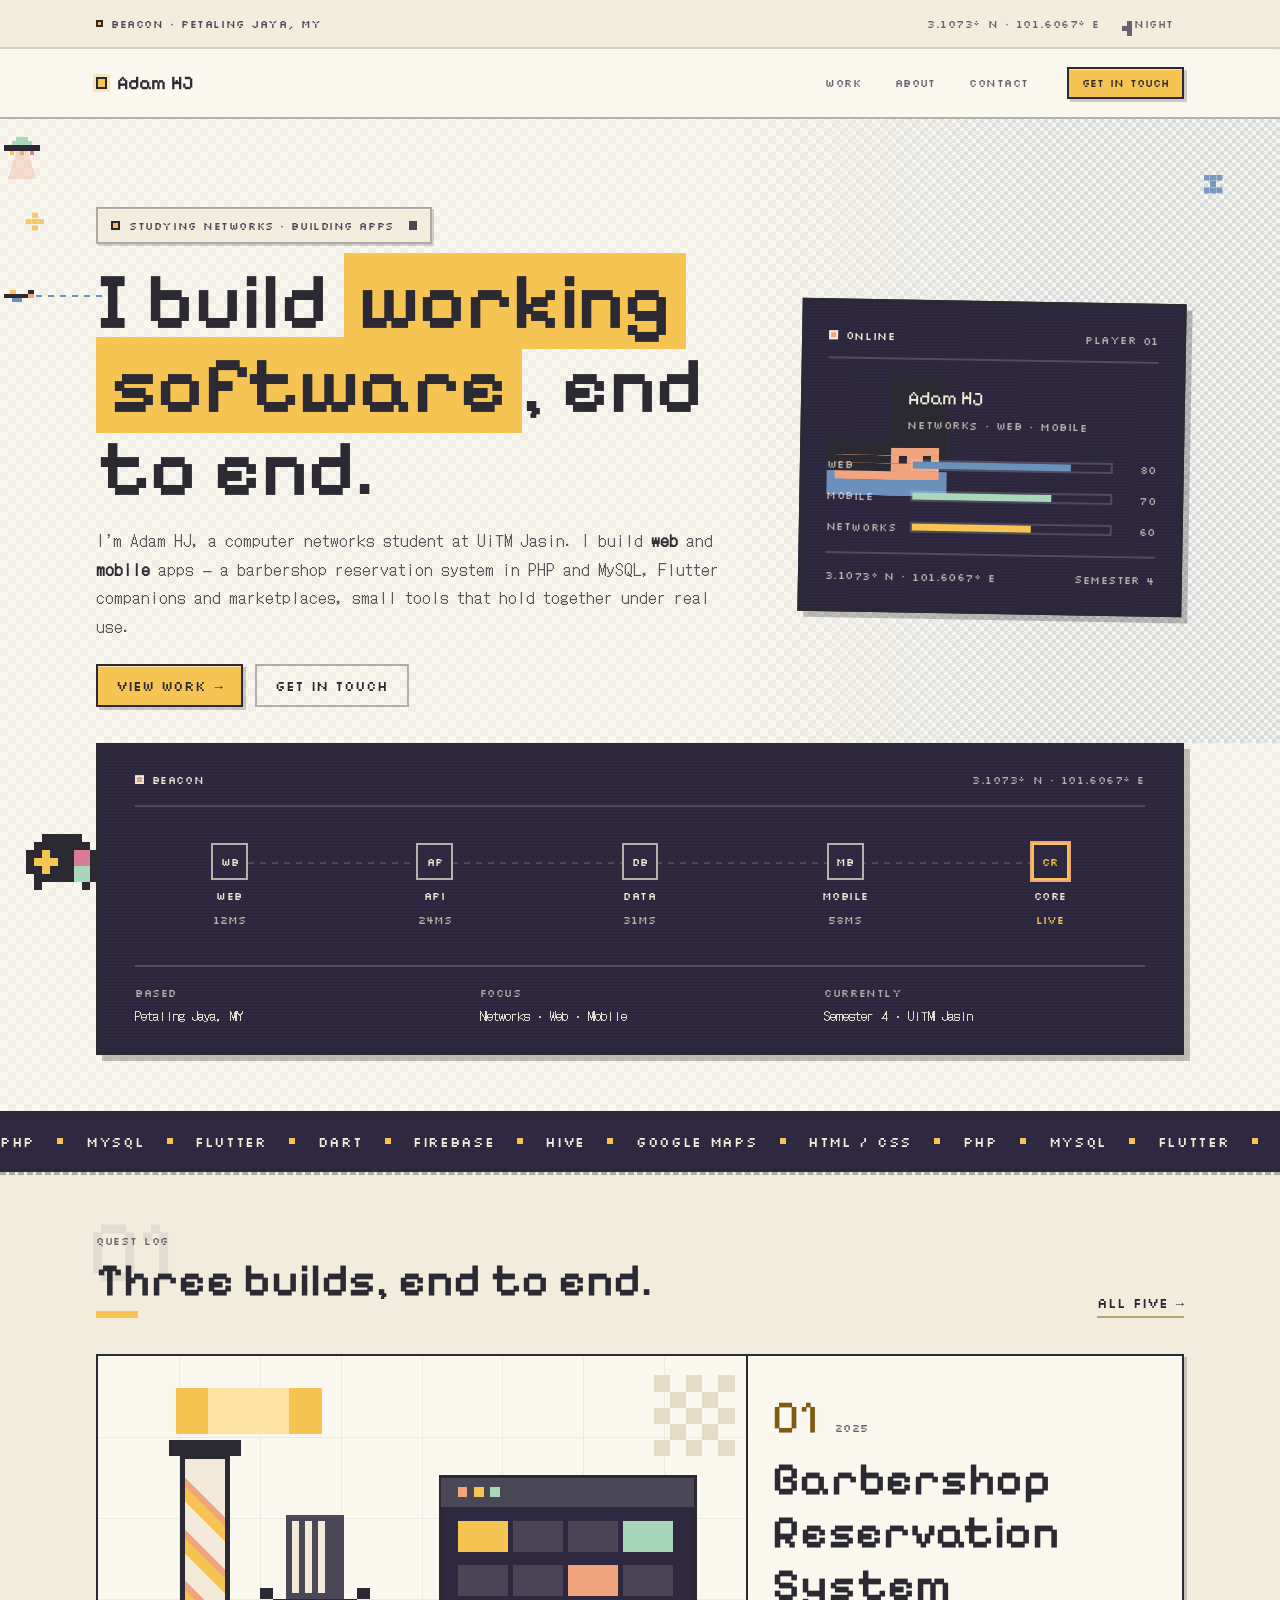
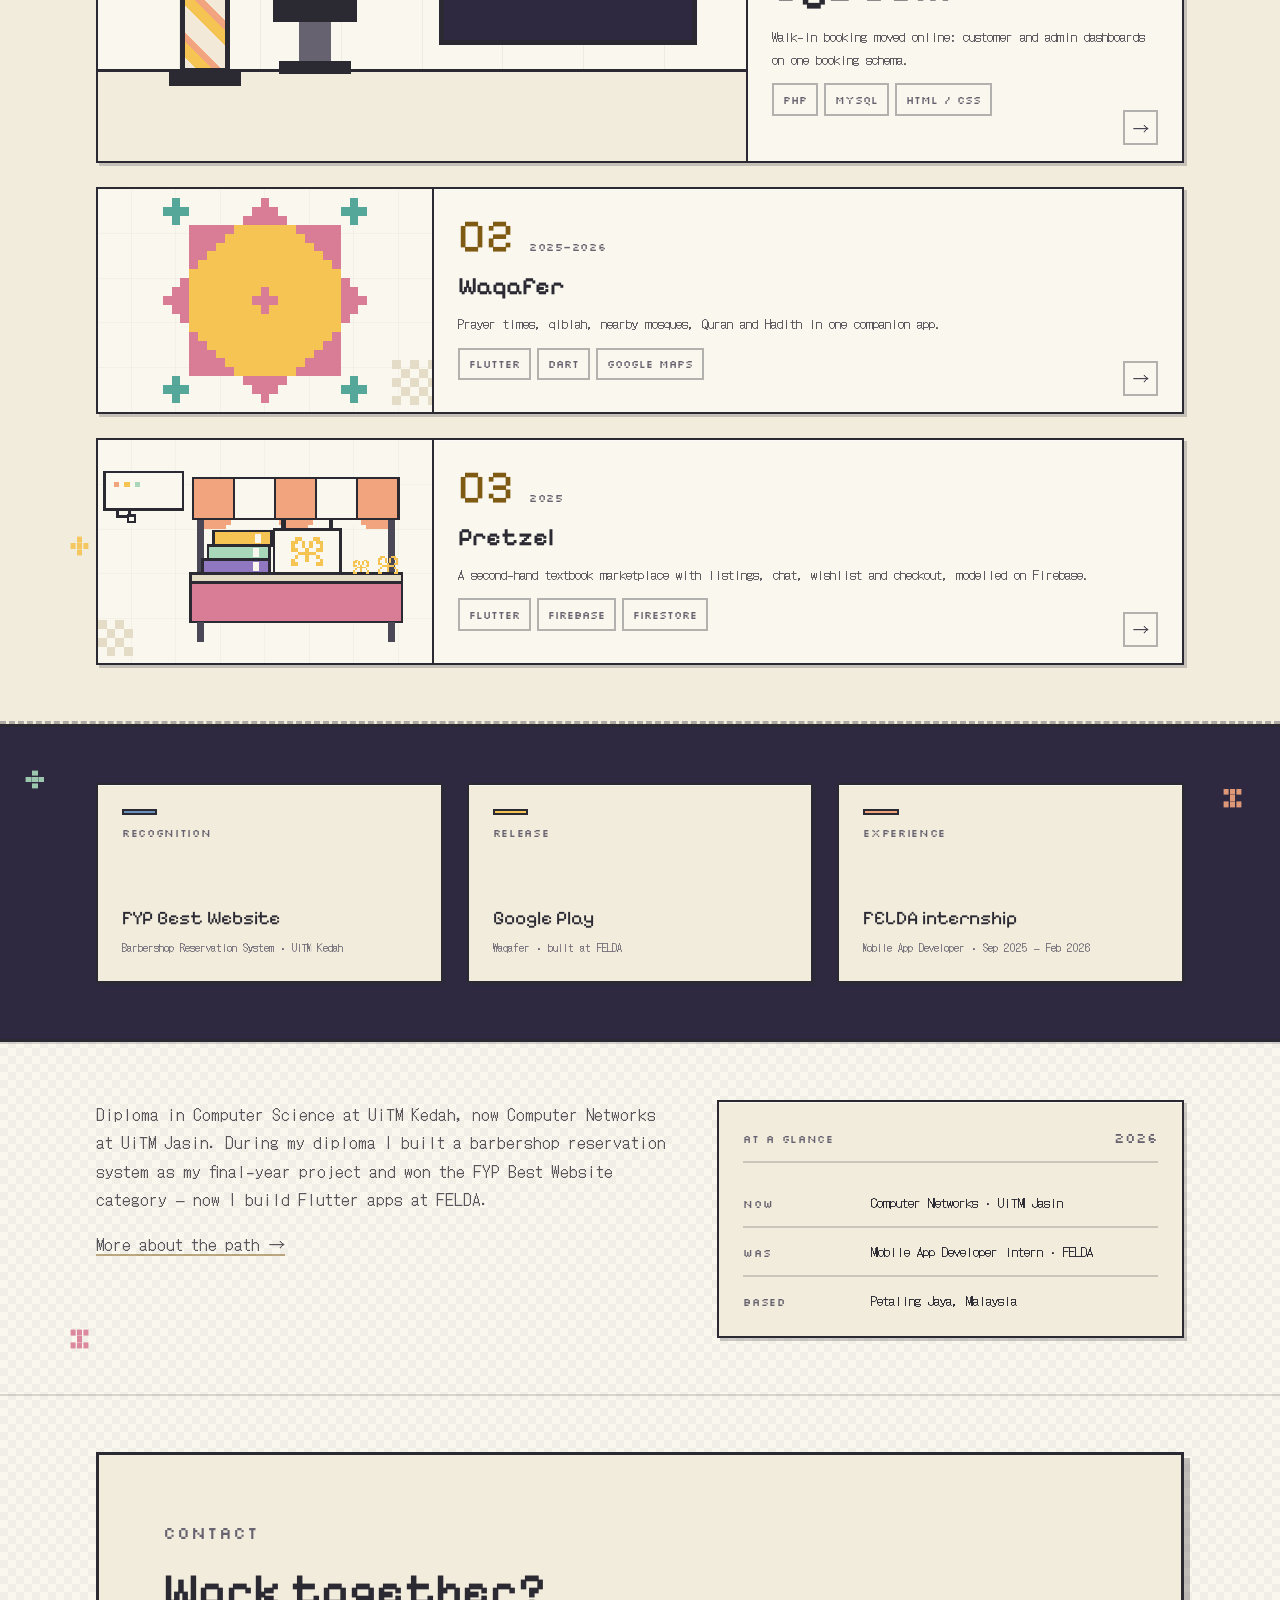
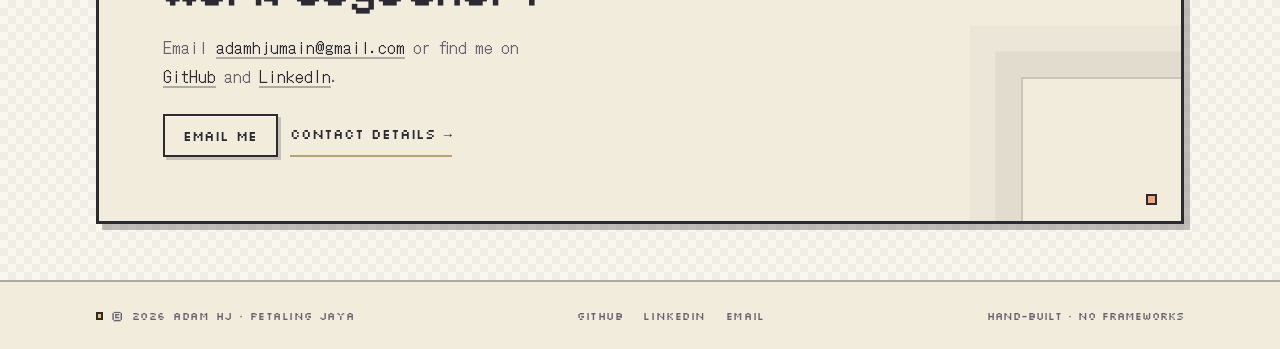
<file: index.html>
<!DOCTYPE html>
<html lang="en">
  <head>
    <meta charset="UTF-8" />
    <meta name="viewport" content="width=device-width, initial-scale=1" />
    <meta name="theme-color" content="#FAF7EE" />
    <link rel="icon" href="favicon.svg" type="image/svg+xml" />
    <title>Adam HJ — Computer Networks Student</title>
    <meta
      name="description"
      content="Selected work by Adam HJ, a computer networks student building web and mobile applications."
    />
    <meta property="og:type" content="website" />
    <meta property="og:title" content="Adam HJ — Computer Networks Student" />
    <meta
      property="og:description"
      content="Selected work by Adam HJ, a computer networks student building web and mobile applications."
    />
    <meta name="twitter:card" content="summary" />
    <script>
      try {
        if (localStorage.getItem("ahj:theme") === "night") {
          document.documentElement.dataset.theme = "night";
          var themeMeta = document.querySelector('meta[name="theme-color"]');
          if (themeMeta) themeMeta.setAttribute("content", "#211E2E");
        }
      } catch (error) {}
      document.documentElement.classList.add("js");
      window.setTimeout(function () {
        if (!window.__siteReady) document.documentElement.classList.remove("js");
      }, 2500);
    </script>
    <link rel="preconnect" href="https://fonts.googleapis.com" />
    <link rel="preconnect" href="https://fonts.gstatic.com" crossorigin />
    <link
      href="https://fonts.googleapis.com/css2?family=DotGothic16&family=Pixelify+Sans:wght@500;600;700&family=Silkscreen:wght@400;700&display=swap"
      rel="stylesheet"
    />
    <link rel="stylesheet" href="css/tokens.css" />
    <link rel="stylesheet" href="css/styles.css" />
  </head>
  <body>
    <a class="skip-link" href="#main">Skip to content</a>

    <div class="hud">
      <div class="container hud__inner">
        <span class="hud__live">
          <span class="status__dot" aria-hidden="true"></span>
          Beacon · Petaling Jaya, MY
        </span>
        <span class="hud__end">
          <span>3.1073° N · 101.6067° E</span>
          <button
            class="theme-toggle"
            type="button"
            title="Toggle dark mode"
            aria-pressed="false"
            aria-label="Switch to night mode"
          >
            <span class="theme-toggle__sun" aria-hidden="true"></span>
            <span class="theme-toggle__moon" aria-hidden="true"></span>
            <span class="theme-toggle__label" aria-hidden="true"></span>
          </button>
        </span>
      </div>
    </div>

    <header class="nav">
      <div class="container nav__inner">
        <a class="wordmark" href="index.html">Adam HJ</a>
        <button
          class="nav__toggle"
          type="button"
          aria-expanded="false"
          aria-controls="nav-menu"
        >
          Menu
          <span class="nav__toggle-icon" aria-hidden="true">
            <span></span>
            <span></span>
          </span>
        </button>
        <div class="nav__menu" id="nav-menu">
          <nav aria-label="Primary">
            <ul class="nav__links">
              <li><a class="nav__link" href="projects.html">Work</a></li>
              <li><a class="nav__link" href="about.html">About</a></li>
              <li><a class="nav__link" href="contact.html">Contact</a></li>
            </ul>
          </nav>
          <button
            class="theme-toggle theme-toggle--nav"
            type="button"
            title="Toggle dark mode"
            aria-pressed="false"
            aria-label="Switch to night mode"
          >
            <span class="theme-toggle__sun" aria-hidden="true"></span>
            <span class="theme-toggle__moon" aria-hidden="true"></span>
            <span class="theme-toggle__label" aria-hidden="true"></span>
          </button>
          <a class="btn btn--accent btn--sm nav__cta" href="contact.html">
            Get in touch
          </a>
        </div>
      </div>
    </header>

    <main id="main">
      <section class="hero">
        <span class="doodle doodle--star doodle--a" aria-hidden="true"></span>
        <span class="doodle doodle--diamond doodle--b doodle--sky" aria-hidden="true"></span>
        <div class="container hero__grid">
          <div class="hero__intro" data-reveal>
            <p class="status">
              <span class="status__dot" aria-hidden="true"></span>
              <span class="status__text">Studying networks · building apps</span>
              <span class="status__caret" aria-hidden="true"></span>
            </p>
            <h1 class="hero__title">
              I build <span class="hero__mark">working software</span>, end to
              end.
            </h1>
            <div class="hero__lede prose">
              <p>
                I’m Adam HJ, a computer networks student at UiTM Jasin. I
                build <strong>web</strong> and <strong>mobile</strong> apps — a
                barbershop reservation system in PHP and MySQL, Flutter
                companions and marketplaces, small tools that hold together
                under real use.
              </p>
            </div>
            <div class="hero__actions">
              <a class="btn btn--accent" href="projects.html">
                View work <span aria-hidden="true">→</span>
              </a>
              <a class="btn btn--ghost" href="contact.html">Get in touch</a>
            </div>
          </div>

          <aside class="player" data-reveal aria-label="Player card">
            <div class="player__head">
              <span class="player__live">
                <span class="status__dot" aria-hidden="true"></span>
                online
              </span>
              <span>Player 01</span>
            </div>
            <div class="player__id">
              <span class="player__avatar" aria-hidden="true"></span>
              <div>
                <p class="player__name">Adam HJ</p>
                <p class="player__tag">Networks · Web · Mobile</p>
              </div>
            </div>
            <ul class="player__bars">
              <li>
                <span class="player__bar-label">Web</span>
                <span class="player__bar"
                  ><span class="player__bar-fill" style="width: 80%"></span
                ></span>
                <span class="player__bar-value">80</span>
              </li>
              <li>
                <span class="player__bar-label">Mobile</span>
                <span class="player__bar"
                  ><span class="player__bar-fill" style="width: 70%"></span
                ></span>
                <span class="player__bar-value">70</span>
              </li>
              <li>
                <span class="player__bar-label">Networks</span>
                <span class="player__bar"
                  ><span class="player__bar-fill" style="width: 60%"></span
                ></span>
                <span class="player__bar-value">60</span>
              </li>
            </ul>
            <p class="player__foot">
              3.1073° N · 101.6067° E
              <span>Semester 4</span>
            </p>
          </aside>
        </div>
      </section>

      <section class="board" aria-label="Network overview">
        <div class="container">
          <div class="board__panel" data-reveal>
            <div class="board__head">
              <span class="board__live">
                <span class="status__dot" aria-hidden="true"></span>
                beacon
              </span>
              <span>3.1073° N · 101.6067° E</span>
            </div>
            <ol class="board__route">
              <li class="board__node">
                <span class="board__icon" aria-hidden="true">WB</span>
                <span class="board__name">Web</span>
                <span class="board__ping">12ms</span>
              </li>
              <li class="board__node">
                <span class="board__icon" aria-hidden="true">AP</span>
                <span class="board__name">API</span>
                <span class="board__ping">24ms</span>
              </li>
              <li class="board__node">
                <span class="board__icon" aria-hidden="true">DB</span>
                <span class="board__name">Data</span>
                <span class="board__ping">31ms</span>
              </li>
              <li class="board__node">
                <span class="board__icon" aria-hidden="true">MB</span>
                <span class="board__name">Mobile</span>
                <span class="board__ping">58ms</span>
              </li>
              <li class="board__node board__node--core">
                <span class="board__icon" aria-hidden="true">CR</span>
                <span class="board__name">Core</span>
                <span class="board__ping">live</span>
              </li>
            </ol>
            <dl class="board__meta">
              <div>
                <dt>Based</dt>
                <dd>Petaling Jaya, MY</dd>
              </div>
              <div>
                <dt>Focus</dt>
                <dd>Networks · Web · Mobile</dd>
              </div>
              <div>
                <dt>Currently</dt>
                <dd>Semester 4 · UiTM Jasin</dd>
              </div>
            </dl>
          </div>
        </div>
      </section>

      <section class="strip" aria-label="Building with">
        <div class="strip__track">
          <ul class="strip__list">
            <li>PHP</li>
            <li>MySQL</li>
            <li>Flutter</li>
            <li>Dart</li>
            <li>Firebase</li>
            <li>Hive</li>
            <li>Google Maps</li>
            <li>HTML / CSS</li>
          </ul>
          <ul class="strip__list" aria-hidden="true">
            <li>PHP</li>
            <li>MySQL</li>
            <li>Flutter</li>
            <li>Dart</li>
            <li>Firebase</li>
            <li>Hive</li>
            <li>Google Maps</li>
            <li>HTML / CSS</li>
          </ul>
        </div>
      </section>

      <section class="section section--band" id="work">
        <span class="doodle doodle--star doodle--c" aria-hidden="true"></span>
        <div class="container">
          <div class="section__head" data-reveal data-no="01">
            <div>
              <p class="eyebrow">Quest log</p>
              <h2 class="section__title">Three builds, end to end.</h2>
            </div>
            <a class="link-arrow" href="projects.html">
              All five <span aria-hidden="true">→</span>
            </a>
          </div>

          <div class="quests" data-reveal>
            <article class="quest quest--banner">
            <div class="quest__media">
              <img
                src="assets/work/brs.svg"
                alt="Pixel-art cover: barber pole, chair and booking grid screen"
                width="800"
                height="500"
                loading="lazy"
              />
            </div>
            <div class="quest__body">
              <div class="quest__top">
                <span class="quest__no">01</span>
                <span>2025</span>
              </div>
              <h3 class="quest__title">
                <a href="work/brs.html">Barbershop Reservation System</a>
              </h3>
              <p class="quest__desc">
                Walk-in booking moved online: customer and admin dashboards
                  on one booking schema.
              </p>
              <ul class="chips">
                  <li>PHP</li>
                  <li>MySQL</li>
                  <li>HTML / CSS</li>
              </ul>
            </div>
            <span class="quest__arrow" aria-hidden="true">→</span>
          </article>

            <article class="quest">
            <div class="quest__media">
              <img
                src="assets/work/waqafer.svg"
                alt="Pixel-art cover: Islamic geometric star pattern"
                width="800"
                height="500"
                loading="lazy"
              />
            </div>
            <div class="quest__body">
              <div class="quest__top">
                <span class="quest__no">02</span>
                <span>2025–2026</span>
              </div>
              <h3 class="quest__title">
                <a href="work/waqafer.html">Waqafer</a>
              </h3>
              <p class="quest__desc">
                Prayer times, qiblah, nearby mosques, Quran and Hadith in one
                  companion app.
              </p>
              <ul class="chips">
                  <li>Flutter</li>
                  <li>Dart</li>
                  <li>Google Maps</li>
              </ul>
            </div>
            <span class="quest__arrow" aria-hidden="true">→</span>
          </article>

            <article class="quest">
            <div class="quest__media">
              <img
                src="assets/work/pretzel.svg"
                alt="Pixel-art cover: market stall with a striped awning, stacked books and a hanging pretzel sign"
                width="800"
                height="500"
                loading="lazy"
              />
            </div>
            <div class="quest__body">
              <div class="quest__top">
                <span class="quest__no">03</span>
                <span>2025</span>
              </div>
              <h3 class="quest__title">
                <a href="work/pretzel.html">Pretzel</a>
              </h3>
              <p class="quest__desc">
                A second-hand textbook marketplace with listings, chat,
                  wishlist and checkout, modelled on Firebase.
              </p>
              <ul class="chips">
                  <li>Flutter</li>
                  <li>Firebase</li>
                  <li>Firestore</li>
              </ul>
            </div>
            <span class="quest__arrow" aria-hidden="true">→</span>
          </article>
          </div>
        </div>
      </section>

      <section class="section section--screen">
        <span class="doodle doodle--star doodle--a doodle--mint" aria-hidden="true"></span>
        <span class="doodle doodle--diamond doodle--d doodle--peach" aria-hidden="true"></span>
        <div class="container">
          <div class="stats" data-reveal>
            <article class="stat">
              <span class="stat__mark" aria-hidden="true"></span>
              <p class="stat__label">Recognition</p>
              <p class="stat__value">FYP Best Website</p>
              <p class="stat__note">
                Barbershop Reservation System · UiTM Kedah
              </p>
            </article>
            <article class="stat">
              <span class="stat__mark" aria-hidden="true"></span>
              <p class="stat__label">Release</p>
              <p class="stat__value">Google Play</p>
              <p class="stat__note">Waqafer · built at FELDA</p>
            </article>
            <article class="stat">
              <span class="stat__mark" aria-hidden="true"></span>
              <p class="stat__label">Experience</p>
              <p class="stat__value">FELDA internship</p>
              <p class="stat__note">
                Mobile App Developer · Sep 2025 – Feb 2026
              </p>
            </article>
          </div>

          <div class="gh" hidden>
            <div class="gh__head">
              <span class="board__live">
                <span class="status__dot" aria-hidden="true"></span>
                activity monitor
              </span>
              <span>push events · last 12 weeks</span>
            </div>
            <div
              class="gh__grid"
              role="img"
              aria-label="GitHub push activity loading"
            ></div>
          </div>
        </div>
      </section>

      <section class="section">
        <span class="doodle doodle--diamond doodle--c doodle--rose" aria-hidden="true"></span>
        <div class="container split">
          <div class="prose" data-reveal>
            <p>
              Diploma in Computer Science at UiTM Kedah, now Computer Networks
              at UiTM Jasin. During my diploma I built a barbershop reservation
              system as my final-year project and won the FYP Best Website
              category — now I build Flutter apps at FELDA.
            </p>
            <p>
              <a href="about.html">More about the path →</a>
            </p>
          </div>
          <div class="panel-bone" data-reveal>
            <div class="panel-bone__head">
              <p class="eyebrow">At a glance</p>
              <span class="mono">2026</span>
            </div>
            <dl class="facts">
              <div class="fact">
                <dt>Now</dt>
                <dd>Computer Networks · UiTM Jasin</dd>
              </div>
              <div class="fact">
                <dt>Was</dt>
                <dd>Mobile App Developer intern · FELDA</dd>
              </div>
              <div class="fact">
                <dt>Based</dt>
                <dd>Petaling Jaya, Malaysia</dd>
              </div>
            </dl>
          </div>
        </div>
      </section>

      <section class="contact-band">
        <div class="container">
          <div class="contact-band__panel" data-reveal>
            <p class="eyebrow">Contact</p>
            <h2 class="contact-band__title">Work together?</h2>
            <p>
              Email
              <a href="mailto:adamhjumain@gmail.com">adamhjumain@gmail.com</a>
              or find me on
              <a
                href="https://github.com/adamnymy"
                target="_blank"
                rel="noopener"
                >GitHub</a
              >
              and
              <a
                href="https://my.linkedin.com/in/adam-harith-jumain-287547369"
                target="_blank"
                rel="noopener"
                >LinkedIn</a
              >.
            </p>
            <div class="contact-band__actions">
              <a class="btn btn--ground" href="mailto:adamhjumain@gmail.com">
                Email me
              </a>
              <a class="link-arrow" href="contact.html">
                Contact details <span aria-hidden="true">→</span>
              </a>
            </div>
          </div>
        </div>
      </section>
    </main>

        <footer class="foot">
      <div class="container foot__inner">
        <p class="foot__status">
          <span class="status__dot" aria-hidden="true"></span>
          © <span data-year>2026</span> Adam HJ · Petaling Jaya
        </p>
        <nav class="foot__links" aria-label="Footer">
          <a
            class="foot__link"
            href="https://github.com/adamnymy"
            target="_blank"
            rel="noopener"
            >GitHub</a
          >
          <a
            class="foot__link"
            href="https://my.linkedin.com/in/adam-harith-jumain-287547369"
            target="_blank"
            rel="noopener"
            >LinkedIn</a
          >
          <a class="foot__link" href="contact.html">Email</a>
        </nav>
        <p class="foot__meta">Hand-built · no frameworks</p>
      </div>
    </footer>

    <script src="js/main.js"></script>
  </body>
</html>
</file>
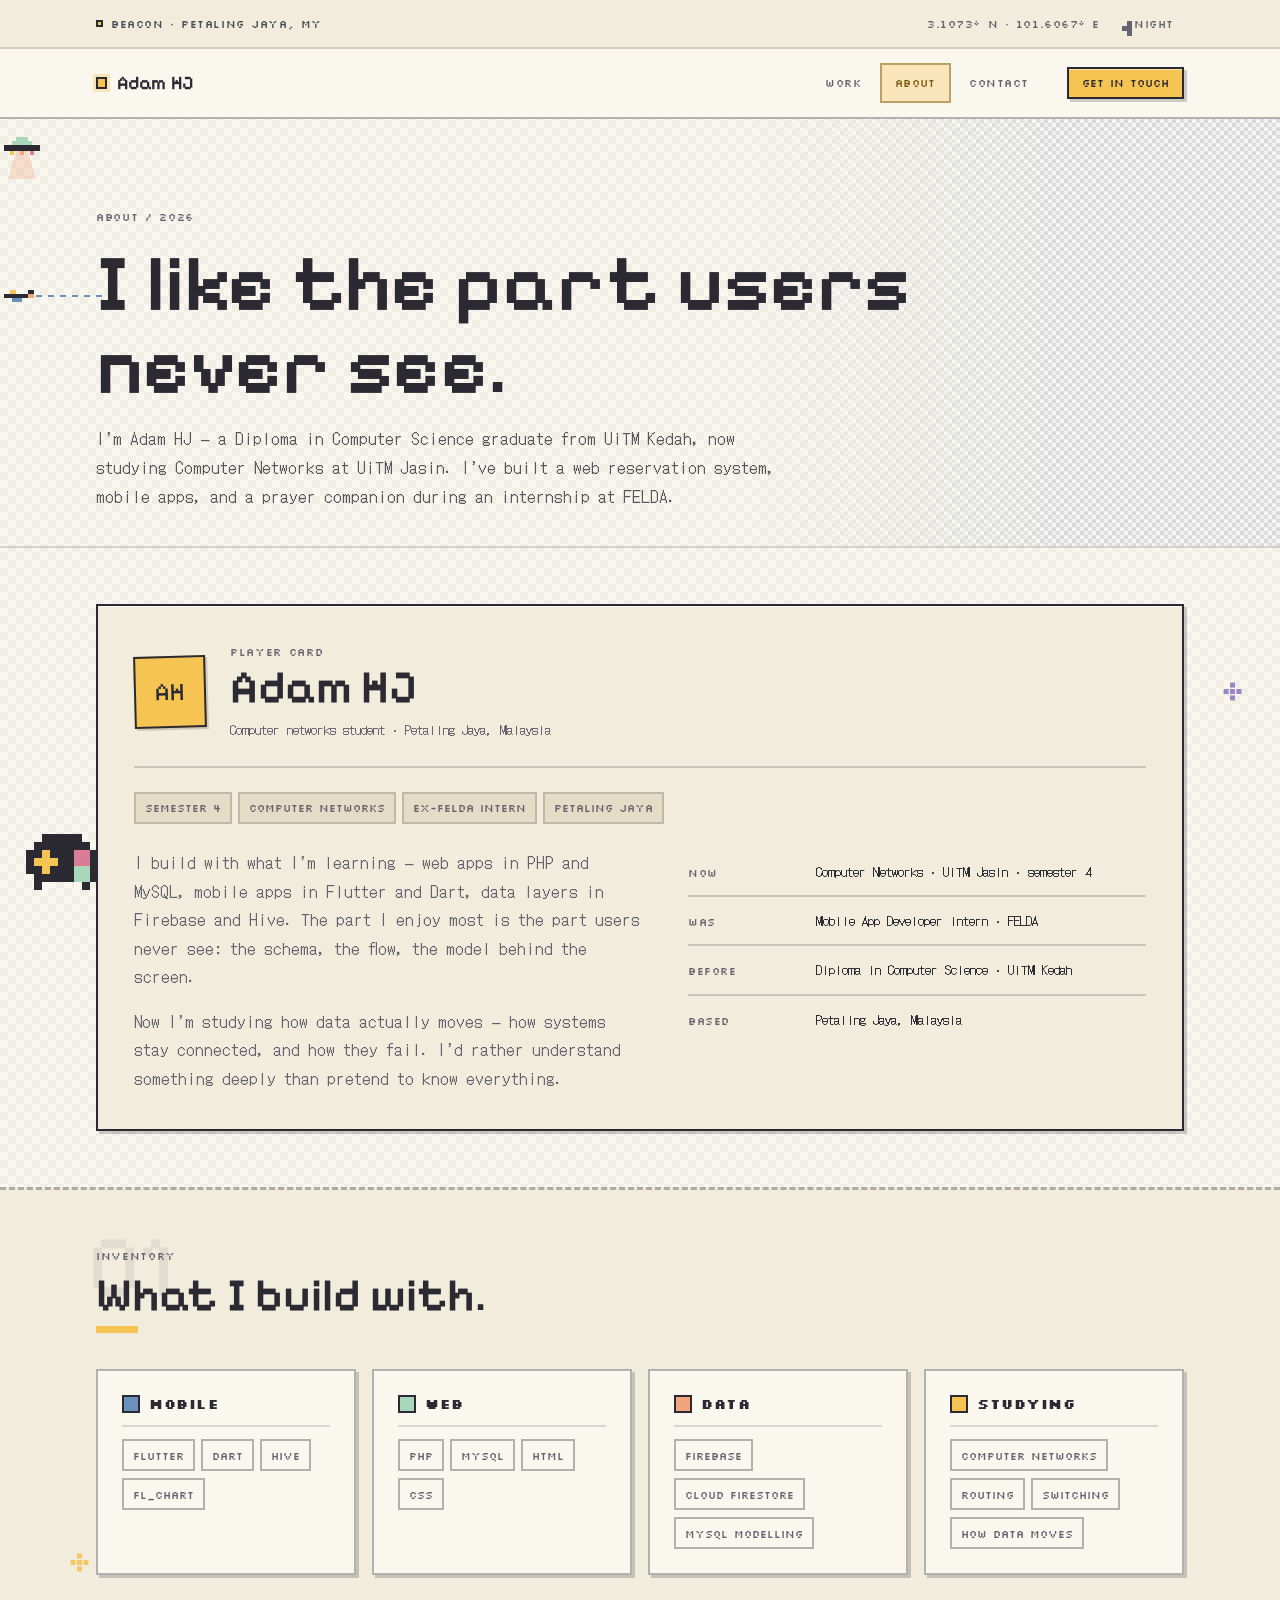
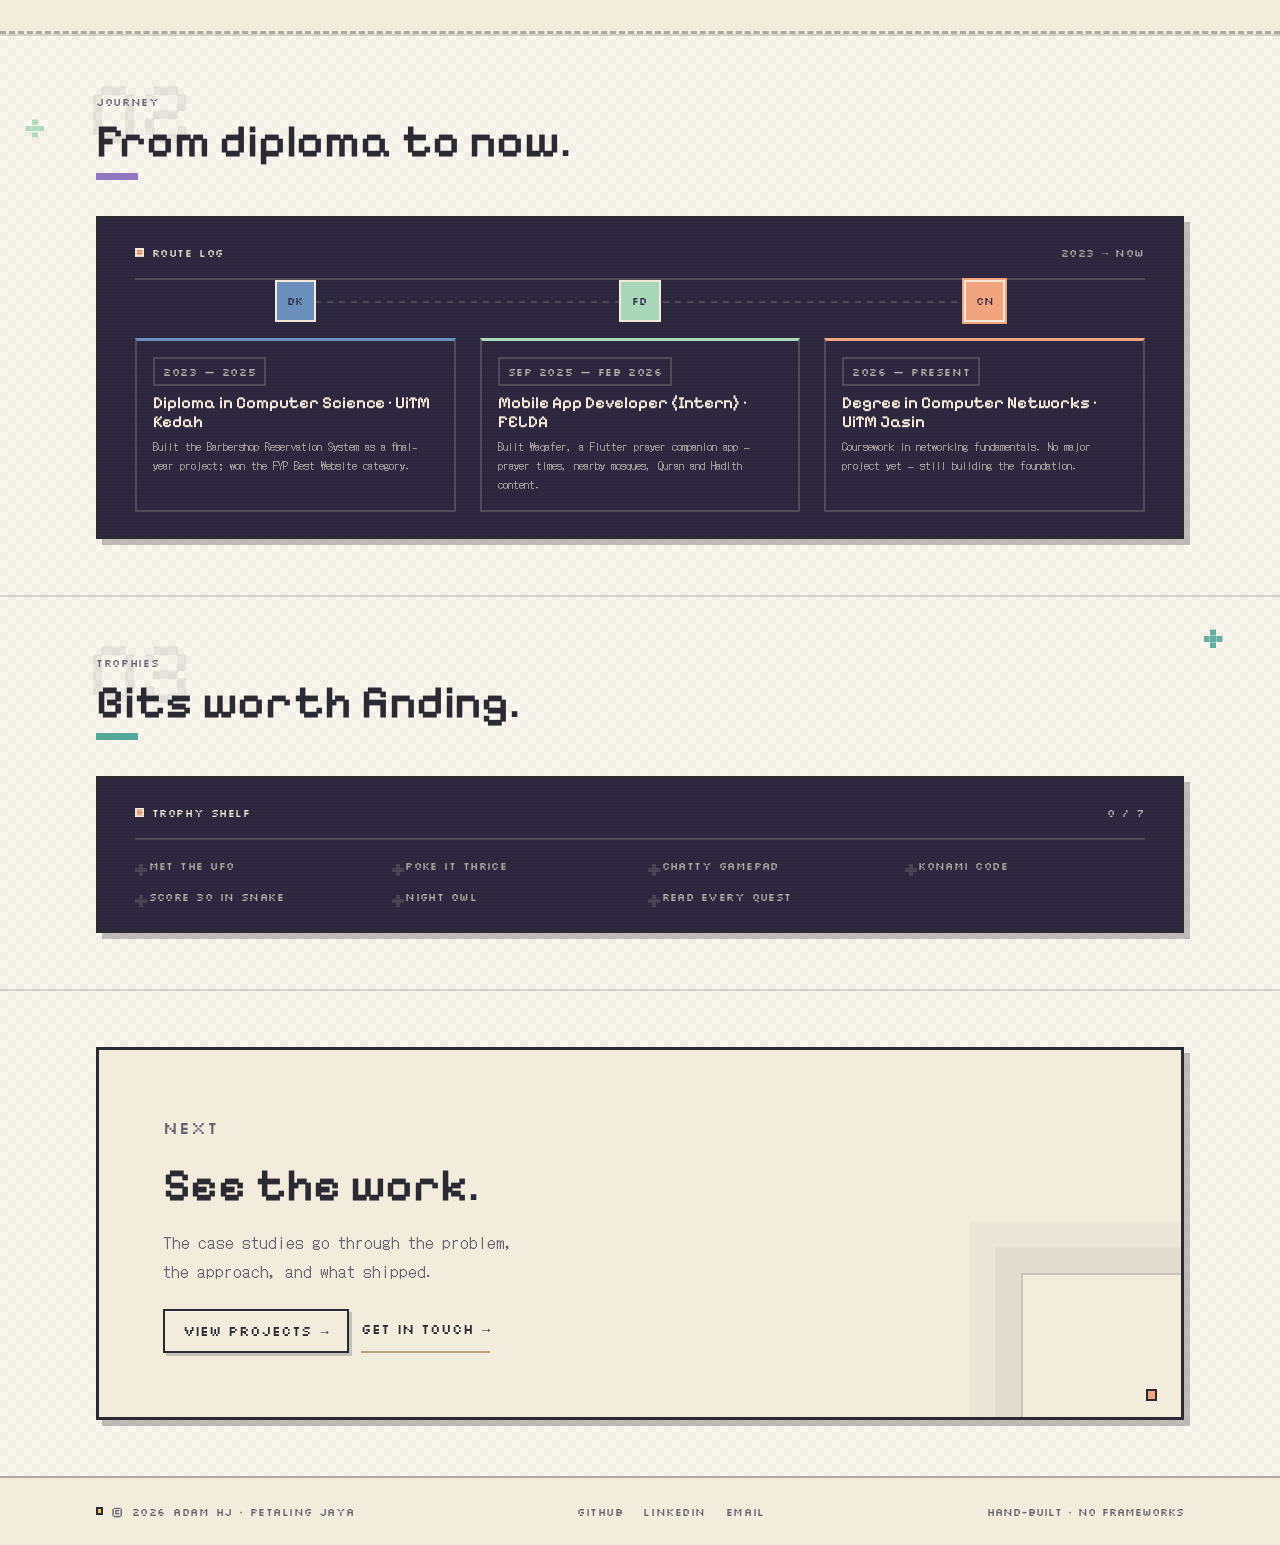
<file: about.html>
<!DOCTYPE html>
<html lang="en">
  <head>
    <meta charset="UTF-8" />
    <meta name="viewport" content="width=device-width, initial-scale=1" />
    <meta name="theme-color" content="#FAF7EE" />
    <link rel="icon" href="favicon.svg" type="image/svg+xml" />
    <title>About — Adam HJ</title>
    <meta
      name="description"
      content="Background, education, and experience of Adam HJ, a computer networks student in Malaysia."
    />
    <meta property="og:type" content="website" />
    <meta property="og:title" content="About — Adam HJ" />
    <meta
      property="og:description"
      content="Background, education, and experience of Adam HJ, a computer networks student in Malaysia."
    />
    <meta name="twitter:card" content="summary" />
    <script>
      try {
        if (localStorage.getItem("ahj:theme") === "night") {
          document.documentElement.dataset.theme = "night";
          var themeMeta = document.querySelector('meta[name="theme-color"]');
          if (themeMeta) themeMeta.setAttribute("content", "#211E2E");
        }
      } catch (error) {}
      document.documentElement.classList.add("js");
      window.setTimeout(function () {
        if (!window.__siteReady) document.documentElement.classList.remove("js");
      }, 2500);
    </script>
    <link rel="preconnect" href="https://fonts.googleapis.com" />
    <link rel="preconnect" href="https://fonts.gstatic.com" crossorigin />
    <link
      href="https://fonts.googleapis.com/css2?family=DotGothic16&family=Pixelify+Sans:wght@500;600;700&family=Silkscreen:wght@400;700&display=swap"
      rel="stylesheet"
    />
    <link rel="stylesheet" href="css/tokens.css" />
    <link rel="stylesheet" href="css/styles.css" />
  </head>
  <body>
    <a class="skip-link" href="#main">Skip to content</a>

    <div class="hud">
      <div class="container hud__inner">
        <span class="hud__live">
          <span class="status__dot" aria-hidden="true"></span>
          Beacon · Petaling Jaya, MY
        </span>
        <span class="hud__end">
          <span>3.1073° N · 101.6067° E</span>
          <button
            class="theme-toggle"
            type="button"
            title="Toggle dark mode"
            aria-pressed="false"
            aria-label="Switch to night mode"
          >
            <span class="theme-toggle__sun" aria-hidden="true"></span>
            <span class="theme-toggle__moon" aria-hidden="true"></span>
            <span class="theme-toggle__label" aria-hidden="true"></span>
          </button>
        </span>
      </div>
    </div>

    <header class="nav">
      <div class="container nav__inner">
        <a class="wordmark" href="index.html">Adam HJ</a>
        <button
          class="nav__toggle"
          type="button"
          aria-expanded="false"
          aria-controls="nav-menu"
        >
          Menu
          <span class="nav__toggle-icon" aria-hidden="true">
            <span></span>
            <span></span>
          </span>
        </button>
        <div class="nav__menu" id="nav-menu">
          <nav aria-label="Primary">
            <ul class="nav__links">
              <li><a class="nav__link" href="projects.html">Work</a></li>
              <li>
                <a class="nav__link" href="about.html" aria-current="page"
                  >About</a
                >
              </li>
              <li><a class="nav__link" href="contact.html">Contact</a></li>
            </ul>
          </nav>
          <button
            class="theme-toggle theme-toggle--nav"
            type="button"
            title="Toggle dark mode"
            aria-pressed="false"
            aria-label="Switch to night mode"
          >
            <span class="theme-toggle__sun" aria-hidden="true"></span>
            <span class="theme-toggle__moon" aria-hidden="true"></span>
            <span class="theme-toggle__label" aria-hidden="true"></span>
          </button>
          <a class="btn btn--accent btn--sm nav__cta" href="contact.html">
            Get in touch
          </a>
        </div>
      </div>
    </header>

    <main id="main">
      <section class="hero">
        <div class="container" data-reveal>
          <p class="eyebrow">About / 2026</p>
          <h1 class="hero__title">I like the part users never see.</h1>
          <p class="hero__lede">
            I’m Adam HJ — a Diploma in Computer Science graduate from
            UiTM Kedah, now studying Computer Networks at UiTM Jasin. I’ve
            built a web reservation system, mobile apps, and a prayer companion
            during an internship at FELDA.
          </p>
        </div>
      </section>

      <section class="section">
        <span class="doodle doodle--star doodle--d doodle--violet" aria-hidden="true"></span>
        <div class="container">
          <div class="panel-bone sheet" data-reveal>
            <div class="sheet__head">
              <span class="avatar" aria-hidden="true">AH</span>
              <div>
                <p class="eyebrow">Player card</p>
                <h2 class="sheet__name">Adam HJ</h2>
                <p class="sheet__tag">
                  Computer networks student · Petaling Jaya, Malaysia
                </p>
              </div>
            </div>
            <ul class="chips">
              <li>Semester 4</li>
              <li>Computer Networks</li>
              <li>Ex-FELDA intern</li>
              <li>Petaling Jaya</li>
            </ul>
            <div class="sheet__grid">
              <div class="prose">
            <p>
              I build with what I’m learning — web apps in PHP and MySQL, mobile
              apps in Flutter and Dart, data layers in Firebase and Hive. The
              part I enjoy most is the part users never see: the schema, the
              flow, the model behind the screen.
            </p>
            <p>
              Now I’m studying how data actually moves — how systems stay
              connected, and how they fail. I’d rather understand something
              deeply than pretend to know everything.
            </p>
              </div>

              <dl class="facts">
              <div class="fact">
                <dt>Now</dt>
                <dd>Computer Networks · UiTM Jasin · semester 4</dd>
              </div>
              <div class="fact">
                <dt>Was</dt>
                <dd>Mobile App Developer intern · FELDA</dd>
              </div>
              <div class="fact">
                <dt>Before</dt>
                <dd>Diploma in Computer Science · UiTM Kedah</dd>
              </div>
              <div class="fact">
                <dt>Based</dt>
                <dd>Petaling Jaya, Malaysia</dd>
              </div>
            </dl>
            </div>
          </div>
        </div>
      </section>

      <section class="section section--band" id="tools">
        <span class="doodle doodle--star doodle--c" aria-hidden="true"></span>
        <div class="container">
          <div class="section__head" data-reveal data-no="01">
            <div>
              <p class="eyebrow">Inventory</p>
              <h2 class="section__title">What I build with.</h2>
            </div>
          </div>
          <div class="bag" data-reveal>
            <article class="bag__slot">
              <div class="bag__head">
                <span class="bag__icon" aria-hidden="true"></span>
                <h3>Mobile</h3>
              </div>
              <ul class="chips">
                <li>Flutter</li>
                <li>Dart</li>
                <li>Hive</li>
                <li>fl_chart</li>
              </ul>
            </article>
            <article class="bag__slot">
              <div class="bag__head">
                <span class="bag__icon" aria-hidden="true"></span>
                <h3>Web</h3>
              </div>
              <ul class="chips">
                <li>PHP</li>
                <li>MySQL</li>
                <li>HTML</li>
                <li>CSS</li>
              </ul>
            </article>
            <article class="bag__slot">
              <div class="bag__head">
                <span class="bag__icon" aria-hidden="true"></span>
                <h3>Data</h3>
              </div>
              <ul class="chips">
                <li>Firebase</li>
                <li>Cloud Firestore</li>
                <li>MySQL modelling</li>
              </ul>
            </article>
            <article class="bag__slot">
              <div class="bag__head">
                <span class="bag__icon" aria-hidden="true"></span>
                <h3>Studying</h3>
              </div>
              <ul class="chips">
                <li>Computer networks</li>
                <li>Routing</li>
                <li>Switching</li>
                <li>How data moves</li>
              </ul>
            </article>
          </div>
        </div>
      </section>

      <section class="section" id="timeline">
        <span class="doodle doodle--star doodle--a doodle--mint" aria-hidden="true"></span>
        <div class="container">
          <div class="section__head" data-reveal data-no="02">
            <div>
              <p class="eyebrow">Journey</p>
              <h2 class="section__title">From diploma to now.</h2>
            </div>
          </div>

          <div class="board__panel journey" data-reveal>
            <div class="board__head">
              <span class="board__live">
                <span class="status__dot" aria-hidden="true"></span>
                route log
              </span>
              <span>2023 → now</span>
            </div>
            <ol class="journey__route">
              <li class="station">
                <span class="station__icon" aria-hidden="true">DK</span>
                <div class="station__card">
                  <span class="station__period">2023 — 2025</span>
                  <h3>Diploma in Computer Science · UiTM Kedah</h3>
                  <p>
                    Built the Barbershop Reservation System as a final-year
                    project; won the FYP Best Website category.
                  </p>
                </div>
              </li>
              <li class="station station--mint">
                <span class="station__icon" aria-hidden="true">FD</span>
                <div class="station__card">
                  <span class="station__period">Sep 2025 — Feb 2026</span>
                  <h3>Mobile App Developer (Intern) · FELDA</h3>
                  <p>
                    Built Waqafer, a Flutter prayer companion app — prayer
                    times, nearby mosques, Quran and Hadith content.
                  </p>
                </div>
              </li>
              <li class="station station--now">
                <span class="station__icon" aria-hidden="true">CN</span>
                <div class="station__card">
                  <span class="station__period">2026 — present</span>
                  <h3>Degree in Computer Networks · UiTM Jasin</h3>
                  <p>
                    Coursework in networking fundamentals. No major project yet
                    — still building the foundation.
                  </p>
                </div>
              </li>
            </ol>
          </div>
        </div>
      </section>

      <section class="section" id="trophies">
        <span class="doodle doodle--star doodle--b doodle--teal" aria-hidden="true"></span>
        <div class="container">
          <div class="section__head" data-reveal data-no="03">
            <div>
              <p class="eyebrow">Trophies</p>
              <h2 class="section__title">Bits worth finding.</h2>
            </div>
          </div>

          <div class="board__panel" data-reveal>
            <div class="board__head">
              <span class="board__live">
                <span class="status__dot" aria-hidden="true"></span>
                trophy shelf
              </span>
              <span data-shelf-count>0 / 7</span>
            </div>
            <ul class="shelf__list">
              <li class="shelf__item" data-trophy="ufo">
                <span class="shelf__badge" aria-hidden="true"></span>met the ufo
              </li>
              <li class="shelf__item" data-trophy="ufo3">
                <span class="shelf__badge" aria-hidden="true"></span>poke it thrice
              </li>
              <li class="shelf__item" data-trophy="chatty">
                <span class="shelf__badge" aria-hidden="true"></span>chatty gamepad
              </li>
              <li class="shelf__item" data-trophy="cheat">
                <span class="shelf__badge" aria-hidden="true"></span>konami code
              </li>
              <li class="shelf__item" data-trophy="gamer">
                <span class="shelf__badge" aria-hidden="true"></span>score 30 in snake
              </li>
              <li class="shelf__item" data-trophy="night">
                <span class="shelf__badge" aria-hidden="true"></span>night owl
              </li>
              <li class="shelf__item" data-trophy="quests">
                <span class="shelf__badge" aria-hidden="true"></span>read every quest
              </li>
            </ul>
          </div>
        </div>
      </section>

      <section class="contact-band">
        <div class="container">
          <div class="contact-band__panel" data-reveal>
            <p class="eyebrow">Next</p>
            <h2 class="contact-band__title">See the work.</h2>
            <p>
              The case studies go through the problem, the approach, and what
              shipped.
            </p>
            <div class="contact-band__actions">
              <a class="btn btn--ground" href="projects.html">
                View projects <span aria-hidden="true">→</span>
              </a>
              <a class="link-arrow" href="contact.html">
                Get in touch <span aria-hidden="true">→</span>
              </a>
            </div>
          </div>
        </div>
      </section>
    </main>

        <footer class="foot">
      <div class="container foot__inner">
        <p class="foot__status">
          <span class="status__dot" aria-hidden="true"></span>
          © <span data-year>2026</span> Adam HJ · Petaling Jaya
        </p>
        <nav class="foot__links" aria-label="Footer">
          <a
            class="foot__link"
            href="https://github.com/adamnymy"
            target="_blank"
            rel="noopener"
            >GitHub</a
          >
          <a
            class="foot__link"
            href="https://my.linkedin.com/in/adam-harith-jumain-287547369"
            target="_blank"
            rel="noopener"
            >LinkedIn</a
          >
          <a class="foot__link" href="contact.html">Email</a>
        </nav>
        <p class="foot__meta">Hand-built · no frameworks</p>
      </div>
    </footer>

    <script src="js/main.js"></script>
  </body>
</html>
</file>
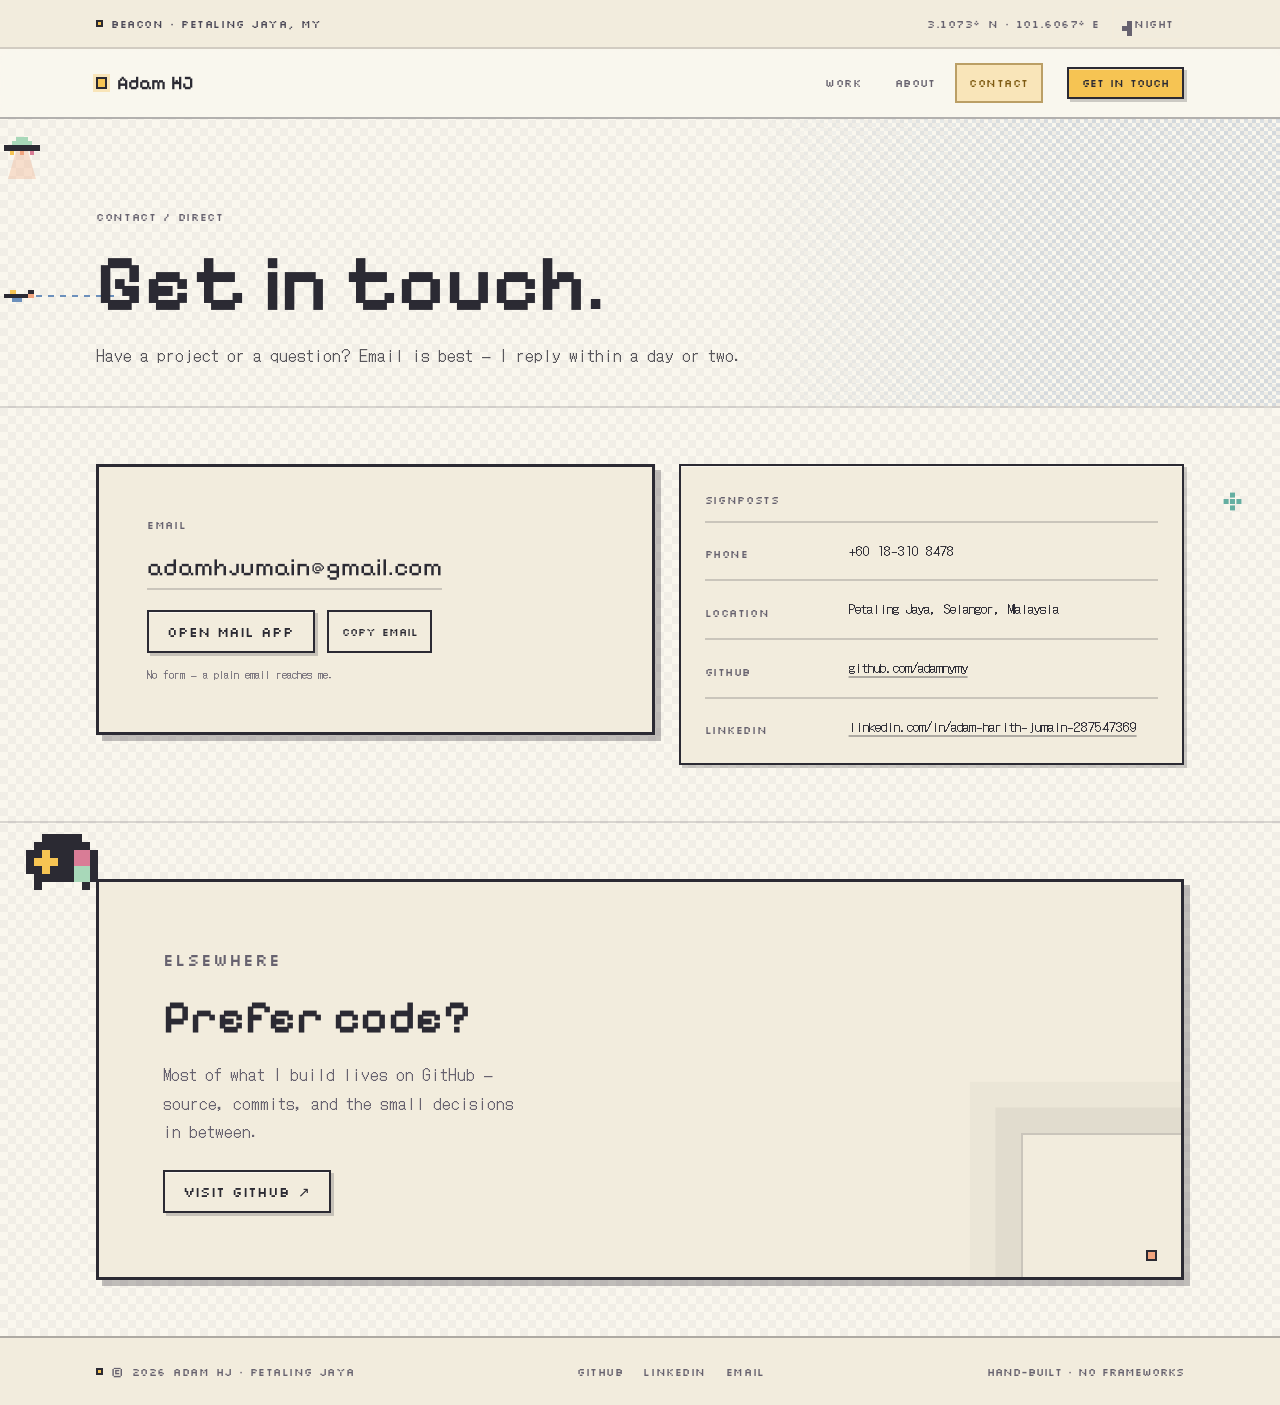
<file: contact.html>
<!DOCTYPE html>
<html lang="en">
  <head>
    <meta charset="UTF-8" />
    <meta name="viewport" content="width=device-width, initial-scale=1" />
    <meta name="theme-color" content="#FAF7EE" />
    <link rel="icon" href="favicon.svg" type="image/svg+xml" />
    <title>Contact — Adam HJ</title>
    <meta
      name="description"
      content="Get in touch with Adam HJ, a computer networks student in Malaysia, about projects and collaboration."
    />
    <meta property="og:type" content="website" />
    <meta property="og:title" content="Contact — Adam HJ" />
    <meta
      property="og:description"
      content="Get in touch with Adam HJ, a computer networks student in Malaysia, about projects and collaboration."
    />
    <meta name="twitter:card" content="summary" />
    <script>
      try {
        if (localStorage.getItem("ahj:theme") === "night") {
          document.documentElement.dataset.theme = "night";
          var themeMeta = document.querySelector('meta[name="theme-color"]');
          if (themeMeta) themeMeta.setAttribute("content", "#211E2E");
        }
      } catch (error) {}
      document.documentElement.classList.add("js");
      window.setTimeout(function () {
        if (!window.__siteReady) document.documentElement.classList.remove("js");
      }, 2500);
    </script>
    <link rel="preconnect" href="https://fonts.googleapis.com" />
    <link rel="preconnect" href="https://fonts.gstatic.com" crossorigin />
    <link
      href="https://fonts.googleapis.com/css2?family=DotGothic16&family=Pixelify+Sans:wght@500;600;700&family=Silkscreen:wght@400;700&display=swap"
      rel="stylesheet"
    />
    <link rel="stylesheet" href="css/tokens.css" />
    <link rel="stylesheet" href="css/styles.css" />
  </head>
  <body>
    <a class="skip-link" href="#main">Skip to content</a>

    <div class="hud">
      <div class="container hud__inner">
        <span class="hud__live">
          <span class="status__dot" aria-hidden="true"></span>
          Beacon · Petaling Jaya, MY
        </span>
        <span class="hud__end">
          <span>3.1073° N · 101.6067° E</span>
          <button
            class="theme-toggle"
            type="button"
            title="Toggle dark mode"
            aria-pressed="false"
            aria-label="Switch to night mode"
          >
            <span class="theme-toggle__sun" aria-hidden="true"></span>
            <span class="theme-toggle__moon" aria-hidden="true"></span>
            <span class="theme-toggle__label" aria-hidden="true"></span>
          </button>
        </span>
      </div>
    </div>

    <header class="nav">
      <div class="container nav__inner">
        <a class="wordmark" href="index.html">Adam HJ</a>
        <button
          class="nav__toggle"
          type="button"
          aria-expanded="false"
          aria-controls="nav-menu"
        >
          Menu
          <span class="nav__toggle-icon" aria-hidden="true">
            <span></span>
            <span></span>
          </span>
        </button>
        <div class="nav__menu" id="nav-menu">
          <nav aria-label="Primary">
            <ul class="nav__links">
              <li><a class="nav__link" href="projects.html">Work</a></li>
              <li><a class="nav__link" href="about.html">About</a></li>
              <li>
                <a class="nav__link" href="contact.html" aria-current="page"
                  >Contact</a
                >
              </li>
            </ul>
          </nav>
          <button
            class="theme-toggle theme-toggle--nav"
            type="button"
            title="Toggle dark mode"
            aria-pressed="false"
            aria-label="Switch to night mode"
          >
            <span class="theme-toggle__sun" aria-hidden="true"></span>
            <span class="theme-toggle__moon" aria-hidden="true"></span>
            <span class="theme-toggle__label" aria-hidden="true"></span>
          </button>
          <a class="btn btn--accent btn--sm nav__cta" href="contact.html">
            Get in touch
          </a>
        </div>
      </div>
    </header>

    <main id="main">
      <section class="hero">
        <div class="container" data-reveal>
          <p class="eyebrow">Contact / Direct</p>
          <h1 class="hero__title">Get in touch.</h1>
          <p class="hero__lede">
            Have a project or a question? Email is best — I reply within a
            day or two.
          </p>
        </div>
      </section>

      <section class="section">
        <span class="doodle doodle--star doodle--d doodle--teal" aria-hidden="true"></span>
        <div class="container contact-board">
          <div class="contact-card" data-reveal>
            <p class="eyebrow">Email</p>
            <a class="contact-card__email" href="mailto:adamhjumain@gmail.com"
              >adamhjumain@gmail.com</a
            >
            <div class="contact-card__actions">
              <a class="btn btn--ground" href="mailto:adamhjumain@gmail.com">
                Open mail app
              </a>
              <button
                class="btn btn--outline-ink btn--sm"
                type="button"
                data-copy="adamhjumain@gmail.com"
              >
                <span data-copy-label aria-live="polite">Copy email</span>
              </button>
            </div>
            <p class="contact-card__note">
              No form — a plain email reaches me.
            </p>
          </div>

          <div class="signposts" data-reveal>
            <p class="eyebrow">Signposts</p>
            <dl class="contact__rows">
            <div class="contact__row">
              <dt>Phone</dt>
              <dd>+60 18-310 8478</dd>
            </div>
            <div class="contact__row">
              <dt>Location</dt>
              <dd>Petaling Jaya, Selangor, Malaysia</dd>
            </div>
            <div class="contact__row">
              <dt>GitHub</dt>
              <dd>
                <a
                  href="https://github.com/adamnymy"
                  target="_blank"
                  rel="noopener"
                  >github.com/adamnymy</a
                >
              </dd>
            </div>
            <div class="contact__row">
              <dt>LinkedIn</dt>
              <dd>
                <a
                  href="https://my.linkedin.com/in/adam-harith-jumain-287547369"
                  target="_blank"
                  rel="noopener"
                  >linkedin.com/in/adam-harith-jumain-287547369</a
                >
              </dd>
            </div>
            </dl>
          </div>
        </div>
      </section>

      <section class="contact-band">
        <div class="container">
          <div class="contact-band__panel" data-reveal>
            <p class="eyebrow">Elsewhere</p>
            <h2 class="contact-band__title">Prefer code?</h2>
            <p>
              Most of what I build lives on GitHub — source, commits, and the
              small decisions in between.
            </p>
            <div class="contact-band__actions">
              <a
                class="btn btn--ground"
                href="https://github.com/adamnymy"
                target="_blank"
                rel="noopener"
              >
                Visit GitHub <span aria-hidden="true">↗</span>
              </a>
            </div>
          </div>
        </div>
      </section>
    </main>

        <footer class="foot">
      <div class="container foot__inner">
        <p class="foot__status">
          <span class="status__dot" aria-hidden="true"></span>
          © <span data-year>2026</span> Adam HJ · Petaling Jaya
        </p>
        <nav class="foot__links" aria-label="Footer">
          <a
            class="foot__link"
            href="https://github.com/adamnymy"
            target="_blank"
            rel="noopener"
            >GitHub</a
          >
          <a
            class="foot__link"
            href="https://my.linkedin.com/in/adam-harith-jumain-287547369"
            target="_blank"
            rel="noopener"
            >LinkedIn</a
          >
          <a class="foot__link" href="contact.html">Email</a>
        </nav>
        <p class="foot__meta">Hand-built · no frameworks</p>
      </div>
    </footer>

    <script src="js/main.js"></script>
  </body>
</html>
</file>
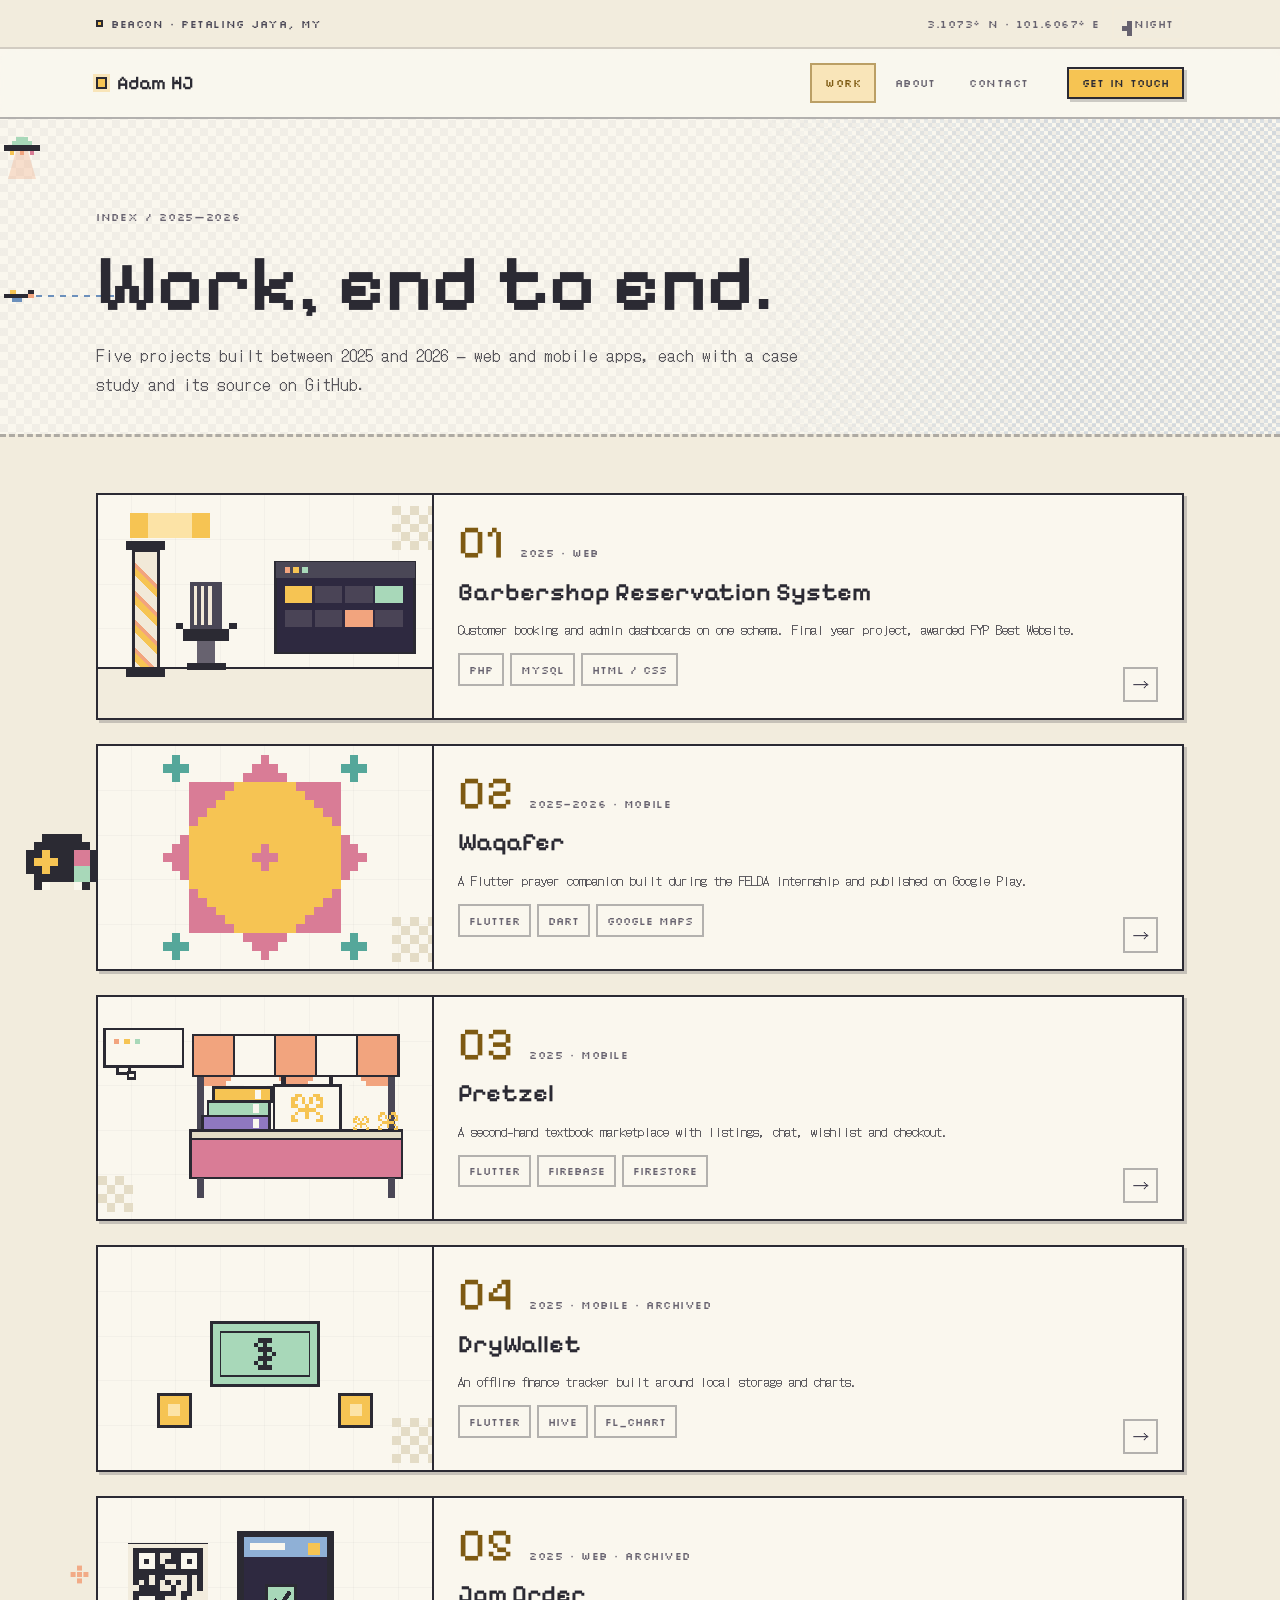
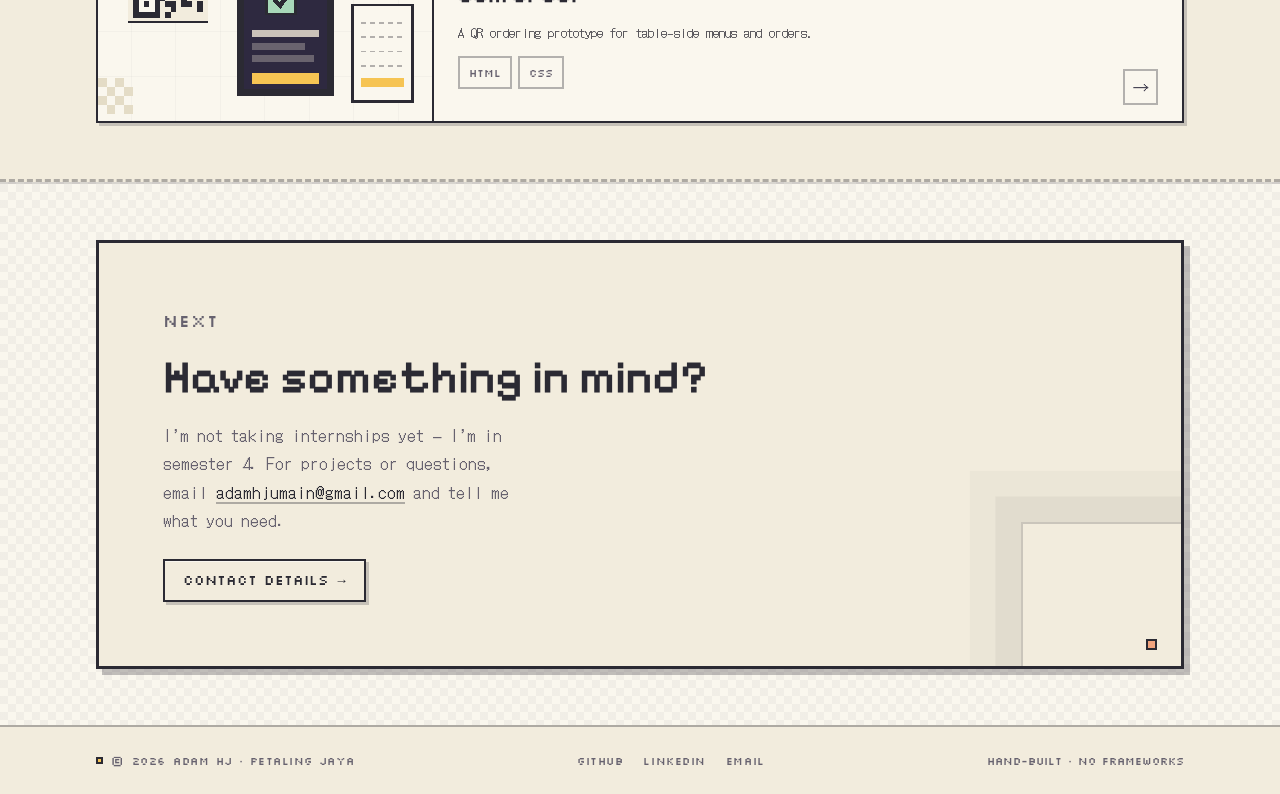
<file: projects.html>
<!DOCTYPE html>
<html lang="en">
  <head>
    <meta charset="UTF-8" />
    <meta name="viewport" content="width=device-width, initial-scale=1" />
    <meta name="theme-color" content="#FAF7EE" />
    <link rel="icon" href="favicon.svg" type="image/svg+xml" />
    <title>Work — Adam HJ</title>
    <meta
      name="description"
      content="Selected projects by Adam HJ across web and mobile applications."
    />
    <meta property="og:type" content="website" />
    <meta property="og:title" content="Work — Adam HJ" />
    <meta
      property="og:description"
      content="Five projects across web and mobile applications, each with a case study and source on GitHub."
    />
    <meta name="twitter:card" content="summary" />
    <script>
      try {
        if (localStorage.getItem("ahj:theme") === "night") {
          document.documentElement.dataset.theme = "night";
          var themeMeta = document.querySelector('meta[name="theme-color"]');
          if (themeMeta) themeMeta.setAttribute("content", "#211E2E");
        }
      } catch (error) {}
      document.documentElement.classList.add("js");
      window.setTimeout(function () {
        if (!window.__siteReady) document.documentElement.classList.remove("js");
      }, 2500);
    </script>
    <link rel="preconnect" href="https://fonts.googleapis.com" />
    <link rel="preconnect" href="https://fonts.gstatic.com" crossorigin />
    <link
      href="https://fonts.googleapis.com/css2?family=DotGothic16&family=Pixelify+Sans:wght@500;600;700&family=Silkscreen:wght@400;700&display=swap"
      rel="stylesheet"
    />
    <link rel="stylesheet" href="css/tokens.css" />
    <link rel="stylesheet" href="css/styles.css" />
  </head>
  <body>
    <a class="skip-link" href="#main">Skip to content</a>

    <div class="hud">
      <div class="container hud__inner">
        <span class="hud__live">
          <span class="status__dot" aria-hidden="true"></span>
          Beacon · Petaling Jaya, MY
        </span>
        <span class="hud__end">
          <span>3.1073° N · 101.6067° E</span>
          <button
            class="theme-toggle"
            type="button"
            title="Toggle dark mode"
            aria-pressed="false"
            aria-label="Switch to night mode"
          >
            <span class="theme-toggle__sun" aria-hidden="true"></span>
            <span class="theme-toggle__moon" aria-hidden="true"></span>
            <span class="theme-toggle__label" aria-hidden="true"></span>
          </button>
        </span>
      </div>
    </div>

    <header class="nav">
      <div class="container nav__inner">
        <a class="wordmark" href="index.html">Adam HJ</a>
        <button
          class="nav__toggle"
          type="button"
          aria-expanded="false"
          aria-controls="nav-menu"
        >
          Menu
          <span class="nav__toggle-icon" aria-hidden="true">
            <span></span>
            <span></span>
          </span>
        </button>
        <div class="nav__menu" id="nav-menu">
          <nav aria-label="Primary">
            <ul class="nav__links">
              <li>
                <a class="nav__link" href="projects.html" aria-current="page"
                  >Work</a
                >
              </li>
              <li><a class="nav__link" href="about.html">About</a></li>
              <li><a class="nav__link" href="contact.html">Contact</a></li>
            </ul>
          </nav>
          <button
            class="theme-toggle theme-toggle--nav"
            type="button"
            title="Toggle dark mode"
            aria-pressed="false"
            aria-label="Switch to night mode"
          >
            <span class="theme-toggle__sun" aria-hidden="true"></span>
            <span class="theme-toggle__moon" aria-hidden="true"></span>
            <span class="theme-toggle__label" aria-hidden="true"></span>
          </button>
          <a class="btn btn--accent btn--sm nav__cta" href="contact.html">
            Get in touch
          </a>
        </div>
      </div>
    </header>

    <main id="main">
      <section class="hero">
        <div class="container" data-reveal>
          <p class="eyebrow">Index / 2025—2026</p>
          <h1 class="hero__title">Work, end to end.</h1>
          <p class="hero__lede">
            Five projects built between 2025 and 2026 — web and mobile apps,
            each with a case study and its source on GitHub.
          </p>
        </div>
      </section>

      <section class="section section--band">
        <span class="doodle doodle--star doodle--c doodle--peach" aria-hidden="true"></span>
        <div class="container">
          <div class="quests" data-reveal>
            <article class="quest">
            <div class="quest__media">
              <img
                src="assets/work/brs.svg"
                alt="Pixel-art cover: barber pole, chair and booking grid screen"
                width="800"
                height="500"
                loading="lazy"
              />
            </div>
            <div class="quest__body">
              <div class="quest__top">
                <span class="quest__no">01</span>
                <span>2025 · Web</span>
              </div>
              <h2 class="quest__title">
                <a href="work/brs.html">Barbershop Reservation System</a>
              </h2>
              <p class="quest__desc">
                Customer booking and admin dashboards on one schema. Final
                  year project, awarded FYP Best Website.
              </p>
              <ul class="chips">
                  <li>PHP</li>
                  <li>MySQL</li>
                  <li>HTML / CSS</li>
              </ul>
            </div>
            <span class="quest__arrow" aria-hidden="true">→</span>
          </article>

            <article class="quest">
            <div class="quest__media">
              <img
                src="assets/work/waqafer.svg"
                alt="Pixel-art cover: Islamic geometric star pattern"
                width="800"
                height="500"
                loading="lazy"
              />
            </div>
            <div class="quest__body">
              <div class="quest__top">
                <span class="quest__no">02</span>
                <span>2025–2026 · Mobile</span>
              </div>
              <h2 class="quest__title">
                <a href="work/waqafer.html">Waqafer</a>
              </h2>
              <p class="quest__desc">
                A Flutter prayer companion built during the FELDA internship
                  and published on Google Play.
              </p>
              <ul class="chips">
                  <li>Flutter</li>
                  <li>Dart</li>
                  <li>Google Maps</li>
              </ul>
            </div>
            <span class="quest__arrow" aria-hidden="true">→</span>
          </article>

            <article class="quest">
            <div class="quest__media">
              <img
                src="assets/work/pretzel.svg"
                alt="Pixel-art cover: market stall with a striped awning, stacked books and a hanging pretzel sign"
                width="800"
                height="500"
                loading="lazy"
              />
            </div>
            <div class="quest__body">
              <div class="quest__top">
                <span class="quest__no">03</span>
                <span>2025 · Mobile</span>
              </div>
              <h2 class="quest__title">
                <a href="work/pretzel.html">Pretzel</a>
              </h2>
              <p class="quest__desc">
                A second-hand textbook marketplace with listings, chat,
                  wishlist and checkout.
              </p>
              <ul class="chips">
                  <li>Flutter</li>
                  <li>Firebase</li>
                  <li>Firestore</li>
              </ul>
            </div>
            <span class="quest__arrow" aria-hidden="true">→</span>
          </article>

            <article class="quest">
            <div class="quest__media">
              <img
                src="assets/work/drywallet.svg"
                alt="Pixel-art cover: a dollar bill and two coins"
                width="800"
                height="500"
                loading="lazy"
              />
            </div>
            <div class="quest__body">
              <div class="quest__top">
                <span class="quest__no">04</span>
                <span>2025 · Mobile · Archived</span>
              </div>
              <h2 class="quest__title">
                <a href="work/drywallet.html">DryWallet</a>
              </h2>
              <p class="quest__desc">
                An offline finance tracker built around local storage and
                  charts.
              </p>
              <ul class="chips">
                  <li>Flutter</li>
                  <li>Hive</li>
                  <li>fl_chart</li>
              </ul>
            </div>
            <span class="quest__arrow" aria-hidden="true">→</span>
          </article>

            <article class="quest">
            <div class="quest__media">
              <img
                src="assets/work/jom.svg"
                alt="Pixel-art cover: QR code, phone with a check mark and a receipt"
                width="800"
                height="500"
                loading="lazy"
              />
            </div>
            <div class="quest__body">
              <div class="quest__top">
                <span class="quest__no">05</span>
                <span>2025 · Web · Archived</span>
              </div>
              <h2 class="quest__title">
                <a href="work/jom-order.html">Jom Order</a>
              </h2>
              <p class="quest__desc">
                A QR ordering prototype for table-side menus and orders.
              </p>
              <ul class="chips">
                  <li>HTML</li>
                  <li>CSS</li>
              </ul>
            </div>
            <span class="quest__arrow" aria-hidden="true">→</span>
          </article>
          </div>
        </div>
      </section>

      <section class="contact-band">
        <div class="container">
          <div class="contact-band__panel" data-reveal>
            <p class="eyebrow">Next</p>
            <h2 class="contact-band__title">Have something in mind?</h2>
            <p>
              I’m not taking internships yet — I’m in semester 4. For
              projects or questions, email
              <a href="mailto:adamhjumain@gmail.com">adamhjumain@gmail.com</a>
              and tell me what you need.
            </p>
            <div class="contact-band__actions">
              <a class="btn btn--ground" href="contact.html">
                Contact details <span aria-hidden="true">→</span>
              </a>
            </div>
          </div>
        </div>
      </section>
    </main>

        <footer class="foot">
      <div class="container foot__inner">
        <p class="foot__status">
          <span class="status__dot" aria-hidden="true"></span>
          © <span data-year>2026</span> Adam HJ · Petaling Jaya
        </p>
        <nav class="foot__links" aria-label="Footer">
          <a
            class="foot__link"
            href="https://github.com/adamnymy"
            target="_blank"
            rel="noopener"
            >GitHub</a
          >
          <a
            class="foot__link"
            href="https://my.linkedin.com/in/adam-harith-jumain-287547369"
            target="_blank"
            rel="noopener"
            >LinkedIn</a
          >
          <a class="foot__link" href="contact.html">Email</a>
        </nav>
        <p class="foot__meta">Hand-built · no frameworks</p>
      </div>
    </footer>

    <script src="js/main.js"></script>
  </body>
</html>
</file>
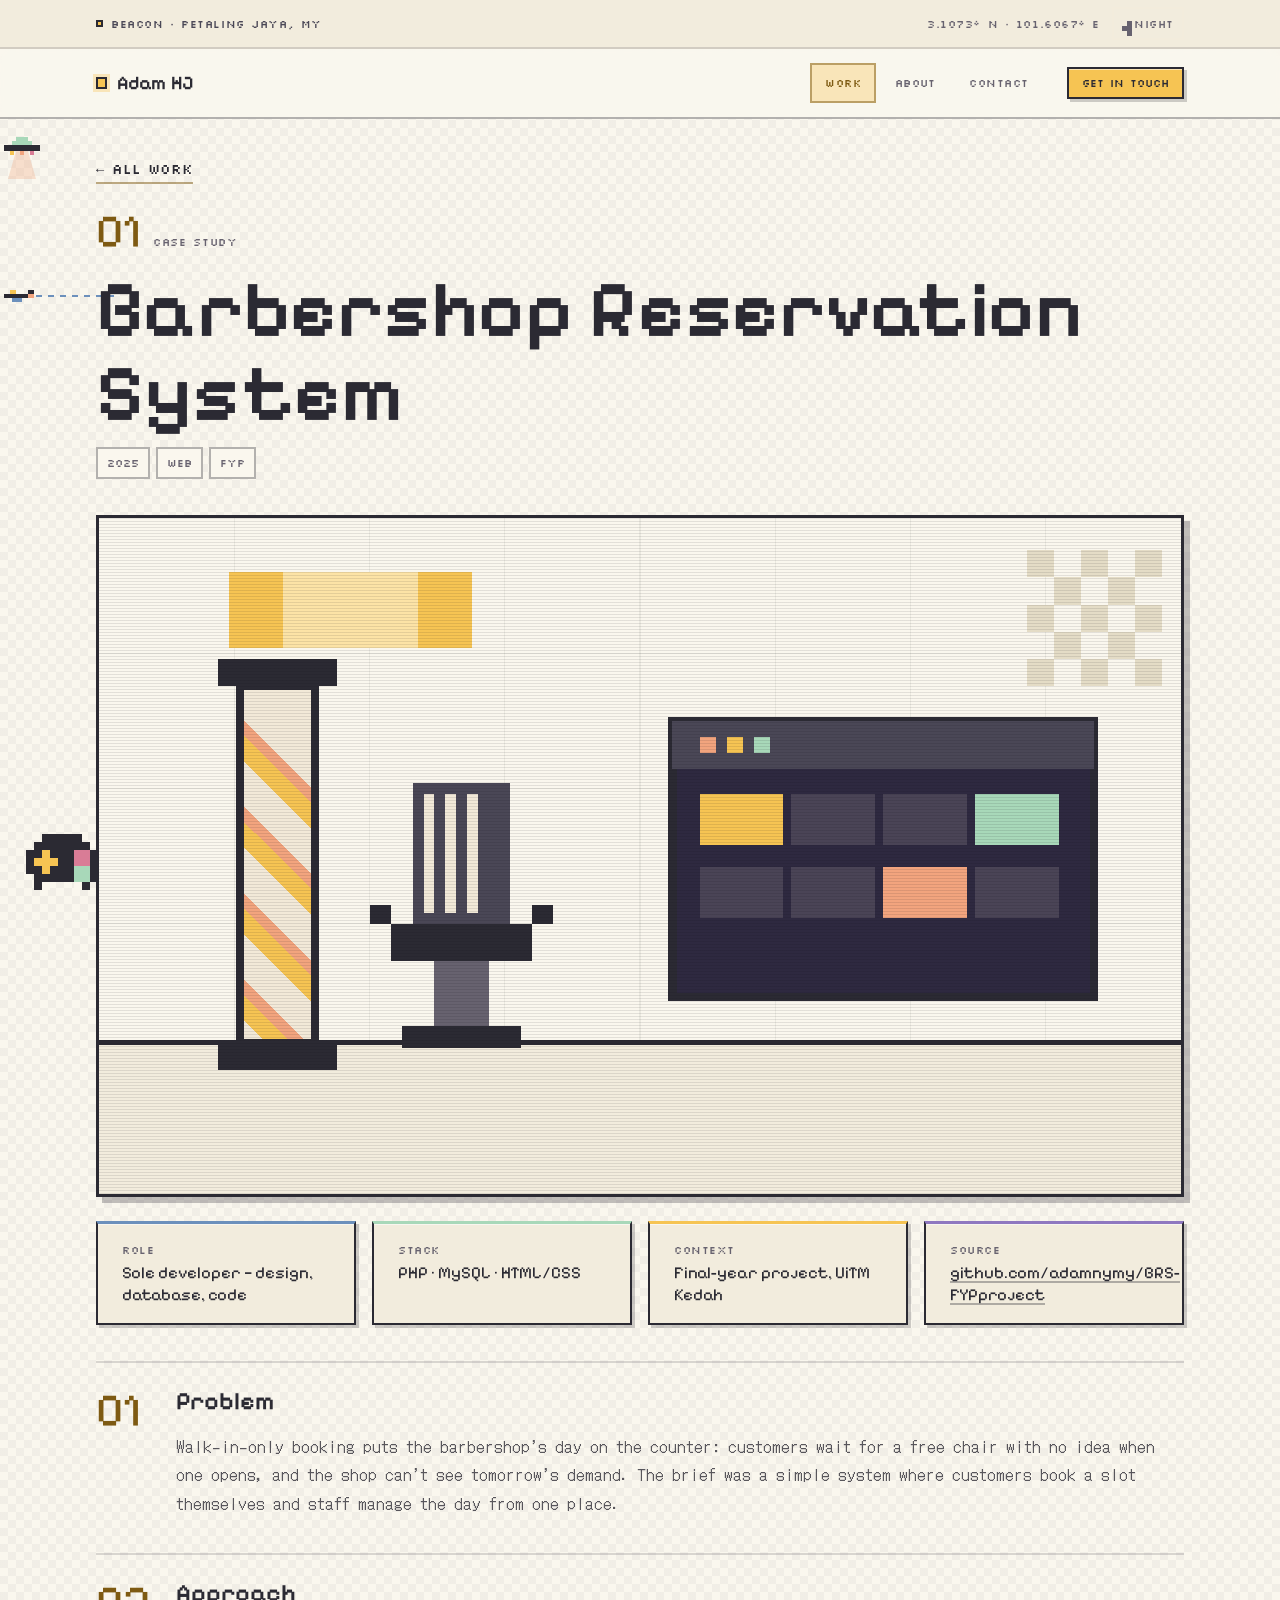
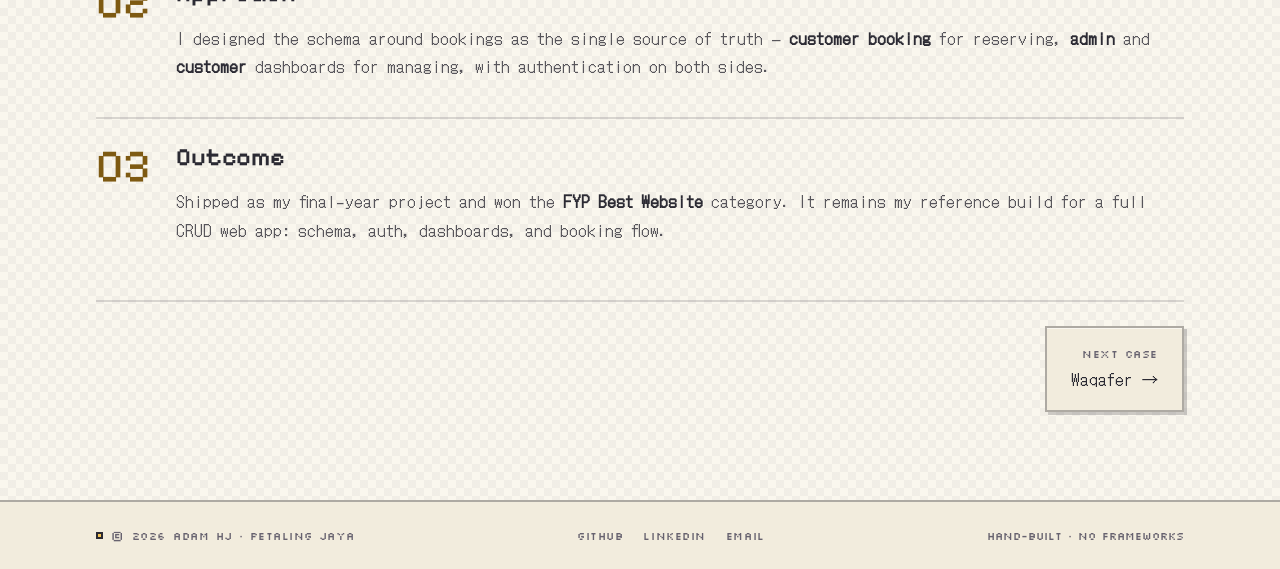
<file: work/brs.html>
<!DOCTYPE html>
<html lang="en">
  <head>
    <meta charset="UTF-8" />
    <meta name="viewport" content="width=device-width, initial-scale=1" />
    <meta name="theme-color" content="#FAF7EE" />
    <link rel="icon" href="../favicon.svg" type="image/svg+xml" />
    <title>Barbershop Reservation System — Adam HJ</title>
    <meta
      name="description"
      content="Case study: Barbershop Reservation System, a PHP and MySQL booking web app built as my FYP at UiTM Kedah."
    />
    <meta property="og:type" content="website" />
    <meta property="og:title" content="Barbershop Reservation System — Adam HJ" />
    <meta
      property="og:description"
      content="A PHP and MySQL booking web app built as my FYP at UiTM Kedah."
    />
    <meta name="twitter:card" content="summary" />
    <script>
      try {
        if (localStorage.getItem("ahj:theme") === "night") {
          document.documentElement.dataset.theme = "night";
          var themeMeta = document.querySelector('meta[name="theme-color"]');
          if (themeMeta) themeMeta.setAttribute("content", "#211E2E");
        }
      } catch (error) {}
      document.documentElement.classList.add("js");
      window.setTimeout(function () {
        if (!window.__siteReady) document.documentElement.classList.remove("js");
      }, 2500);
    </script>
    <link rel="preconnect" href="https://fonts.googleapis.com" />
    <link rel="preconnect" href="https://fonts.gstatic.com" crossorigin />
    <link
      href="https://fonts.googleapis.com/css2?family=DotGothic16&family=Pixelify+Sans:wght@500;600;700&family=Silkscreen:wght@400;700&display=swap"
      rel="stylesheet"
    />
    <link rel="stylesheet" href="../css/tokens.css" />
    <link rel="stylesheet" href="../css/styles.css" />
  </head>
  <body>
    <a class="skip-link" href="#main">Skip to content</a>

    <div class="hud">
      <div class="container hud__inner">
        <span class="hud__live">
          <span class="status__dot" aria-hidden="true"></span>
          Beacon · Petaling Jaya, MY
        </span>
        <span class="hud__end">
          <span>3.1073° N · 101.6067° E</span>
          <button
            class="theme-toggle"
            type="button"
            title="Toggle dark mode"
            aria-pressed="false"
            aria-label="Switch to night mode"
          >
            <span class="theme-toggle__sun" aria-hidden="true"></span>
            <span class="theme-toggle__moon" aria-hidden="true"></span>
            <span class="theme-toggle__label" aria-hidden="true"></span>
          </button>
        </span>
      </div>
    </div>

    <header class="nav">
      <div class="container nav__inner">
        <a class="wordmark" href="../index.html">Adam HJ</a>
        <button
          class="nav__toggle"
          type="button"
          aria-expanded="false"
          aria-controls="nav-menu"
        >
          Menu
          <span class="nav__toggle-icon" aria-hidden="true">
            <span></span>
            <span></span>
          </span>
        </button>
        <div class="nav__menu" id="nav-menu">
          <nav aria-label="Primary">
            <ul class="nav__links">
              <li>
                <a class="nav__link" href="../projects.html" aria-current="page"
                  >Work</a
                >
              </li>
              <li><a class="nav__link" href="../about.html">About</a></li>
              <li><a class="nav__link" href="../contact.html">Contact</a></li>
            </ul>
          </nav>
          <button
            class="theme-toggle theme-toggle--nav"
            type="button"
            title="Toggle dark mode"
            aria-pressed="false"
            aria-label="Switch to night mode"
          >
            <span class="theme-toggle__sun" aria-hidden="true"></span>
            <span class="theme-toggle__moon" aria-hidden="true"></span>
            <span class="theme-toggle__label" aria-hidden="true"></span>
          </button>
          <a class="btn btn--accent btn--sm nav__cta" href="../contact.html">
            Get in touch
          </a>
        </div>
      </div>
    </header>

    <main id="main">
      <article class="case">
        <div class="container">
          <p class="backline">
            <a class="link-arrow" href="../projects.html">
              <span aria-hidden="true">←</span> All work
            </a>
          </p>

          <header class="case__head" data-reveal>
            <div class="case__tag">
              <span class="case__no">01</span>
              <span class="eyebrow">Case study</span>
            </div>
            <h1 class="case__title">Barbershop Reservation System</h1>
            <ul class="chips">
            <li>2025</li>
            <li>Web</li>
            <li>FYP</li>
            </ul>
          </header>

          <figure class="case__media" data-reveal>
            <img
              src="../assets/work/brs.svg"
              alt="Pixel-art cover: barber pole, chair and booking grid screen"
              width="800"
              height="500"
            />
          </figure>

          <dl class="statbar" data-reveal>
            <div class="statbar__slot">
              <dt>Role</dt>
              <dd>Sole developer — design, database, code</dd>
            </div>
            <div class="statbar__slot">
              <dt>Stack</dt>
              <dd>PHP · MySQL · HTML/CSS</dd>
            </div>
            <div class="statbar__slot">
              <dt>Context</dt>
              <dd>Final-year project, UiTM Kedah</dd>
            </div>
            <div class="statbar__slot">
              <dt>Source</dt>
              <dd>
                <a
                  href="https://github.com/adamnymy/BRS-FYPproject"
                  target="_blank"
                  rel="noopener"
                  >github.com/adamnymy/BRS-FYPproject</a
                >
              </dd>
            </div>
          </dl>

          <div class="case__sections">
            <section class="case__section" data-reveal>
              <div class="case__step" aria-hidden="true">01</div>
              <div class="case__body">
                <h2>Problem</h2>
                <div class="prose">
                <p>
                  Walk-in-only booking puts the barbershop’s day on the counter:
                  customers wait for a free chair with no idea when one opens,
                  and the shop can’t see tomorrow’s demand. The brief was a
                  simple system where customers book a slot themselves and staff
                  manage the day from one place.
                </p>
              </div>
              </div>
            </section>

            <section class="case__section" data-reveal>
              <div class="case__step" aria-hidden="true">02</div>
              <div class="case__body">
                <h2>Approach</h2>
                <div class="prose">
                <p>
                  I designed the schema around bookings as the single source of
                  truth — <strong>customer booking</strong> for reserving,
                  <strong>admin</strong> and <strong>customer</strong>
                  dashboards for managing, with authentication on both sides.
                </p>
              </div>
              </div>
            </section>

            <section class="case__section" data-reveal>
              <div class="case__step" aria-hidden="true">03</div>
              <div class="case__body">
                <h2>Outcome</h2>
                <div class="prose">
                <p>
                  Shipped as my final-year project and won the
                  <strong>FYP Best Website</strong> category. It remains my
                  reference build for a full CRUD web app: schema, auth,
                  dashboards, and booking flow.
                </p>
              </div>
              </div>
            </section>
          </div>

          <nav class="case__nav" aria-label="Case navigation">
            <a class="case__nav-link case__nav-link--next" href="waqafer.html">
              <span>Next case</span>
              <strong>Waqafer →</strong>
            </a>
          </nav>
        </div>
      </article>
    </main>

        <footer class="foot">
      <div class="container foot__inner">
        <p class="foot__status">
          <span class="status__dot" aria-hidden="true"></span>
          © <span data-year>2026</span> Adam HJ · Petaling Jaya
        </p>
        <nav class="foot__links" aria-label="Footer">
          <a
            class="foot__link"
            href="https://github.com/adamnymy"
            target="_blank"
            rel="noopener"
            >GitHub</a
          >
          <a
            class="foot__link"
            href="https://my.linkedin.com/in/adam-harith-jumain-287547369"
            target="_blank"
            rel="noopener"
            >LinkedIn</a
          >
          <a class="foot__link" href="../contact.html">Email</a>
        </nav>
        <p class="foot__meta">Hand-built · no frameworks</p>
      </div>
    </footer>

    <script src="../js/main.js"></script>
  </body>
</html>
</file>
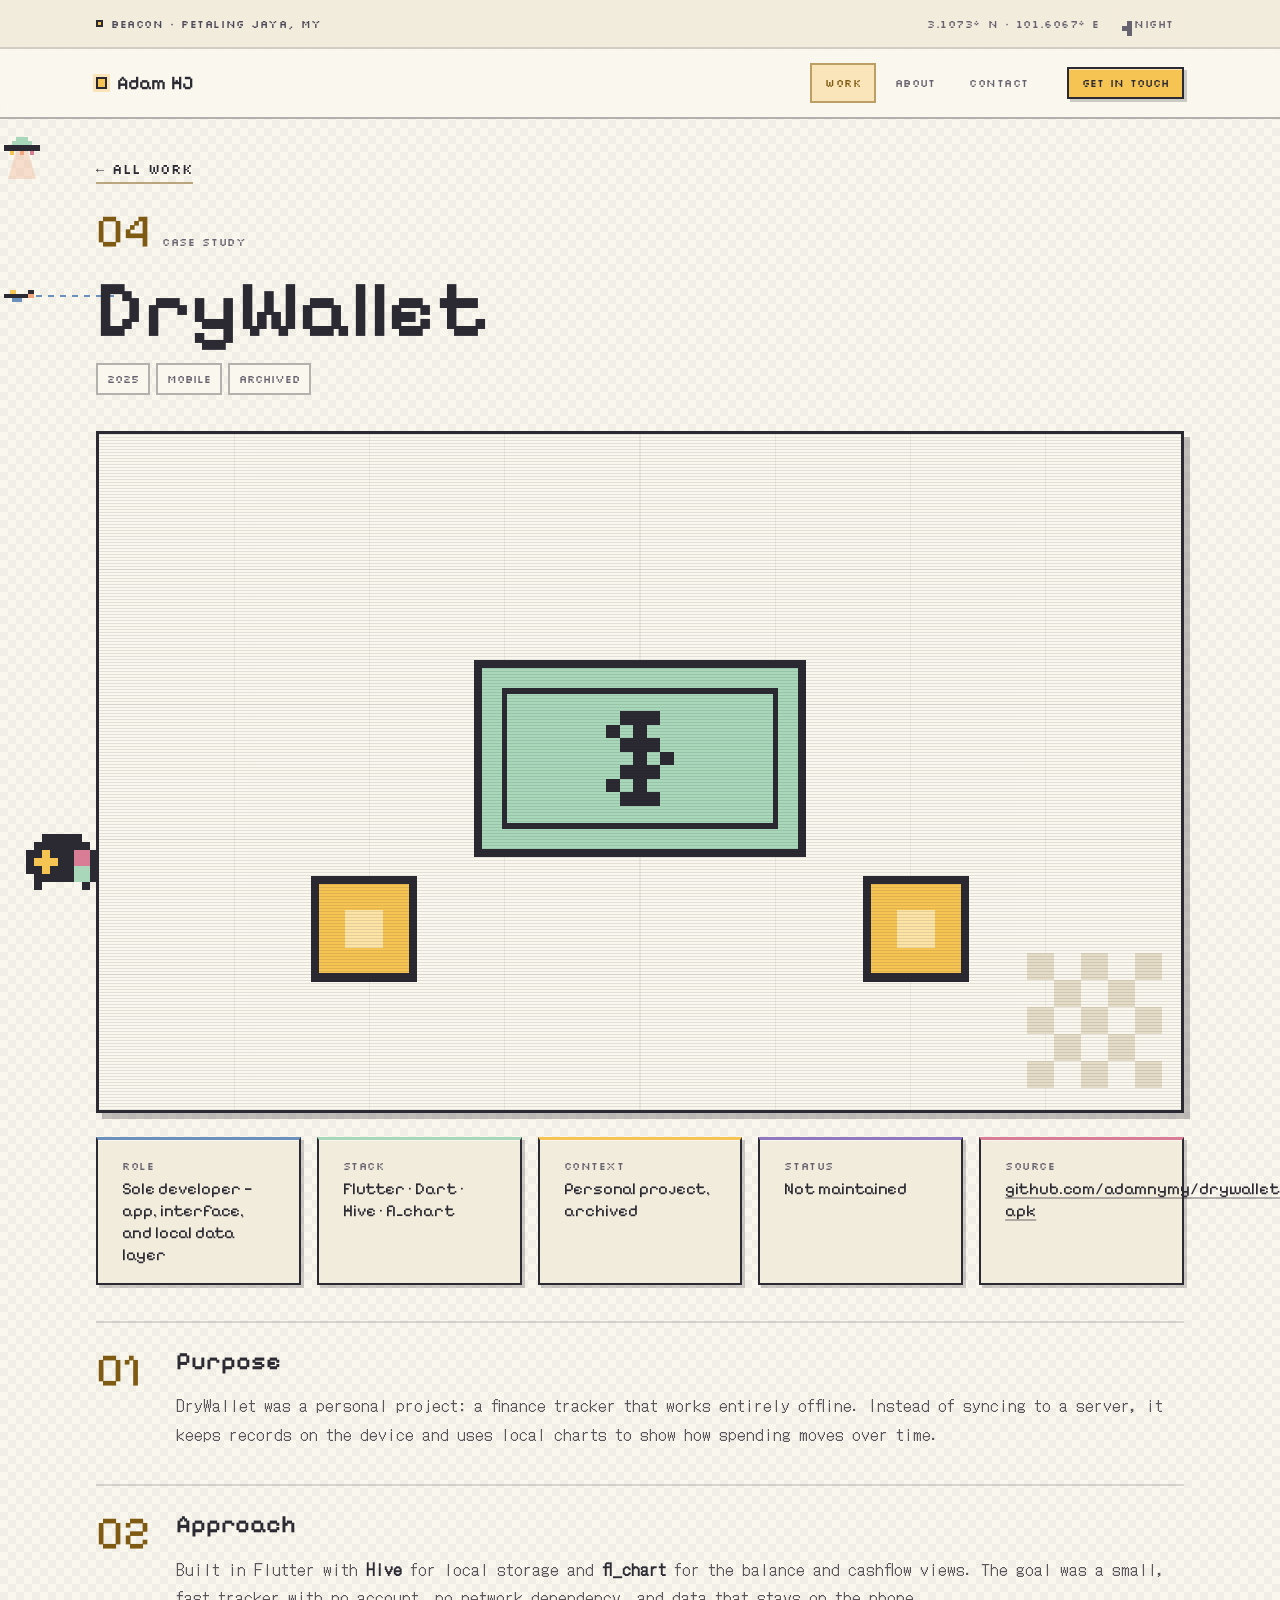
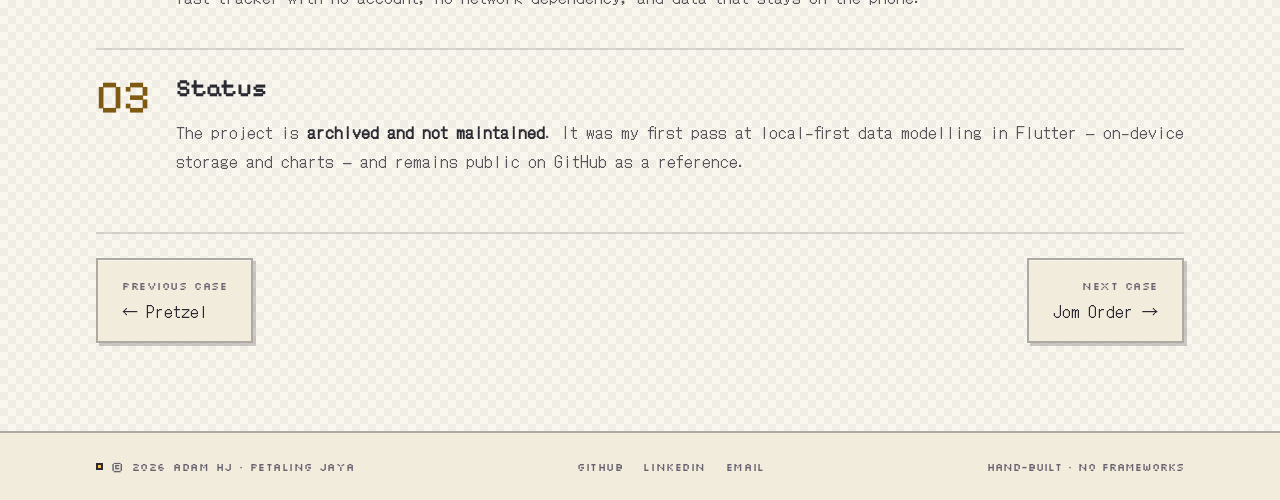
<file: work/drywallet.html>
<!DOCTYPE html>
<html lang="en">
  <head>
    <meta charset="UTF-8" />
    <meta name="viewport" content="width=device-width, initial-scale=1" />
    <meta name="theme-color" content="#FAF7EE" />
    <link rel="icon" href="../favicon.svg" type="image/svg+xml" />
    <title>DryWallet — Adam HJ</title>
    <meta
      name="description"
      content="Case study: DryWallet, an archived offline-first finance tracker built with Flutter, Hive and fl_chart."
    />
    <meta property="og:type" content="website" />
    <meta property="og:title" content="DryWallet — Adam HJ" />
    <meta
      property="og:description"
      content="An archived offline-first finance tracker built with Flutter, Hive and fl_chart."
    />
    <meta name="twitter:card" content="summary" />
    <script>
      try {
        if (localStorage.getItem("ahj:theme") === "night") {
          document.documentElement.dataset.theme = "night";
          var themeMeta = document.querySelector('meta[name="theme-color"]');
          if (themeMeta) themeMeta.setAttribute("content", "#211E2E");
        }
      } catch (error) {}
      document.documentElement.classList.add("js");
      window.setTimeout(function () {
        if (!window.__siteReady) document.documentElement.classList.remove("js");
      }, 2500);
    </script>
    <link rel="preconnect" href="https://fonts.googleapis.com" />
    <link rel="preconnect" href="https://fonts.gstatic.com" crossorigin />
    <link
      href="https://fonts.googleapis.com/css2?family=DotGothic16&family=Pixelify+Sans:wght@500;600;700&family=Silkscreen:wght@400;700&display=swap"
      rel="stylesheet"
    />
    <link rel="stylesheet" href="../css/tokens.css" />
    <link rel="stylesheet" href="../css/styles.css" />
  </head>
  <body>
    <a class="skip-link" href="#main">Skip to content</a>

    <div class="hud">
      <div class="container hud__inner">
        <span class="hud__live">
          <span class="status__dot" aria-hidden="true"></span>
          Beacon · Petaling Jaya, MY
        </span>
        <span class="hud__end">
          <span>3.1073° N · 101.6067° E</span>
          <button
            class="theme-toggle"
            type="button"
            title="Toggle dark mode"
            aria-pressed="false"
            aria-label="Switch to night mode"
          >
            <span class="theme-toggle__sun" aria-hidden="true"></span>
            <span class="theme-toggle__moon" aria-hidden="true"></span>
            <span class="theme-toggle__label" aria-hidden="true"></span>
          </button>
        </span>
      </div>
    </div>

    <header class="nav">
      <div class="container nav__inner">
        <a class="wordmark" href="../index.html">Adam HJ</a>
        <button
          class="nav__toggle"
          type="button"
          aria-expanded="false"
          aria-controls="nav-menu"
        >
          Menu
          <span class="nav__toggle-icon" aria-hidden="true">
            <span></span>
            <span></span>
          </span>
        </button>
        <div class="nav__menu" id="nav-menu">
          <nav aria-label="Primary">
            <ul class="nav__links">
              <li>
                <a class="nav__link" href="../projects.html" aria-current="page"
                  >Work</a
                >
              </li>
              <li><a class="nav__link" href="../about.html">About</a></li>
              <li><a class="nav__link" href="../contact.html">Contact</a></li>
            </ul>
          </nav>
          <button
            class="theme-toggle theme-toggle--nav"
            type="button"
            title="Toggle dark mode"
            aria-pressed="false"
            aria-label="Switch to night mode"
          >
            <span class="theme-toggle__sun" aria-hidden="true"></span>
            <span class="theme-toggle__moon" aria-hidden="true"></span>
            <span class="theme-toggle__label" aria-hidden="true"></span>
          </button>
          <a class="btn btn--accent btn--sm nav__cta" href="../contact.html">
            Get in touch
          </a>
        </div>
      </div>
    </header>

    <main id="main">
      <article class="case">
        <div class="container">
          <p class="backline">
            <a class="link-arrow" href="../projects.html">
              <span aria-hidden="true">←</span> All work
            </a>
          </p>

          <header class="case__head" data-reveal>
            <div class="case__tag">
              <span class="case__no">04</span>
              <span class="eyebrow">Case study</span>
            </div>
            <h1 class="case__title">DryWallet</h1>
            <ul class="chips">
            <li>2025</li>
            <li>Mobile</li>
            <li>Archived</li>
            </ul>
          </header>

          <figure class="case__media" data-reveal>
            <img
              src="../assets/work/drywallet.svg"
              alt="Pixel-art cover: a dollar bill and two coins"
              width="800"
              height="500"
            />
          </figure>

          <dl class="statbar" data-reveal>
            <div class="statbar__slot">
              <dt>Role</dt>
              <dd>Sole developer — app, interface, and local data layer</dd>
            </div>
            <div class="statbar__slot">
              <dt>Stack</dt>
              <dd>Flutter · Dart · Hive · fl_chart</dd>
            </div>
            <div class="statbar__slot">
              <dt>Context</dt>
              <dd>Personal project, archived</dd>
            </div>
            <div class="statbar__slot">
              <dt>Status</dt>
              <dd>Not maintained</dd>
            </div>
            <div class="statbar__slot">
              <dt>Source</dt>
              <dd>
                <a
                  href="https://github.com/adamnymy/drywallet-apk"
                  target="_blank"
                  rel="noopener"
                  >github.com/adamnymy/drywallet-apk</a
                >
              </dd>
            </div>
          </dl>

          <div class="case__sections">
            <section class="case__section" data-reveal>
              <div class="case__step" aria-hidden="true">01</div>
              <div class="case__body">
                <h2>Purpose</h2>
                <div class="prose">
                <p>
                  DryWallet was a personal project: a finance tracker that works
                  entirely offline. Instead of syncing to a server, it keeps
                  records on the device and uses local charts to show how
                  spending moves over time.
                </p>
              </div>
              </div>
            </section>

            <section class="case__section" data-reveal>
              <div class="case__step" aria-hidden="true">02</div>
              <div class="case__body">
                <h2>Approach</h2>
                <div class="prose">
                <p>
                  Built in Flutter with <strong>Hive</strong> for local storage
                  and <strong>fl_chart</strong> for the balance and cashflow
                  views. The goal was a small, fast tracker with no account, no
                  network dependency, and data that stays on the phone.
                </p>
              </div>
              </div>
            </section>

            <section class="case__section" data-reveal>
              <div class="case__step" aria-hidden="true">03</div>
              <div class="case__body">
                <h2>Status</h2>
                <div class="prose">
                <p>
                  The project is <strong>archived and not maintained</strong>. It
                  was my first pass at local-first data modelling in Flutter —
                  on-device storage and charts — and remains public on GitHub as
                  a reference.
                </p>
              </div>
              </div>
            </section>
          </div>

          <nav class="case__nav" aria-label="Case navigation">
            <a class="case__nav-link" href="pretzel.html">
              <span>Previous case</span>
              <strong>← Pretzel</strong>
            </a>
            <a class="case__nav-link case__nav-link--next" href="jom-order.html">
              <span>Next case</span>
              <strong>Jom Order →</strong>
            </a>
          </nav>
        </div>
      </article>
    </main>

        <footer class="foot">
      <div class="container foot__inner">
        <p class="foot__status">
          <span class="status__dot" aria-hidden="true"></span>
          © <span data-year>2026</span> Adam HJ · Petaling Jaya
        </p>
        <nav class="foot__links" aria-label="Footer">
          <a
            class="foot__link"
            href="https://github.com/adamnymy"
            target="_blank"
            rel="noopener"
            >GitHub</a
          >
          <a
            class="foot__link"
            href="https://my.linkedin.com/in/adam-harith-jumain-287547369"
            target="_blank"
            rel="noopener"
            >LinkedIn</a
          >
          <a class="foot__link" href="../contact.html">Email</a>
        </nav>
        <p class="foot__meta">Hand-built · no frameworks</p>
      </div>
    </footer>

    <script src="../js/main.js"></script>
  </body>
</html>
</file>
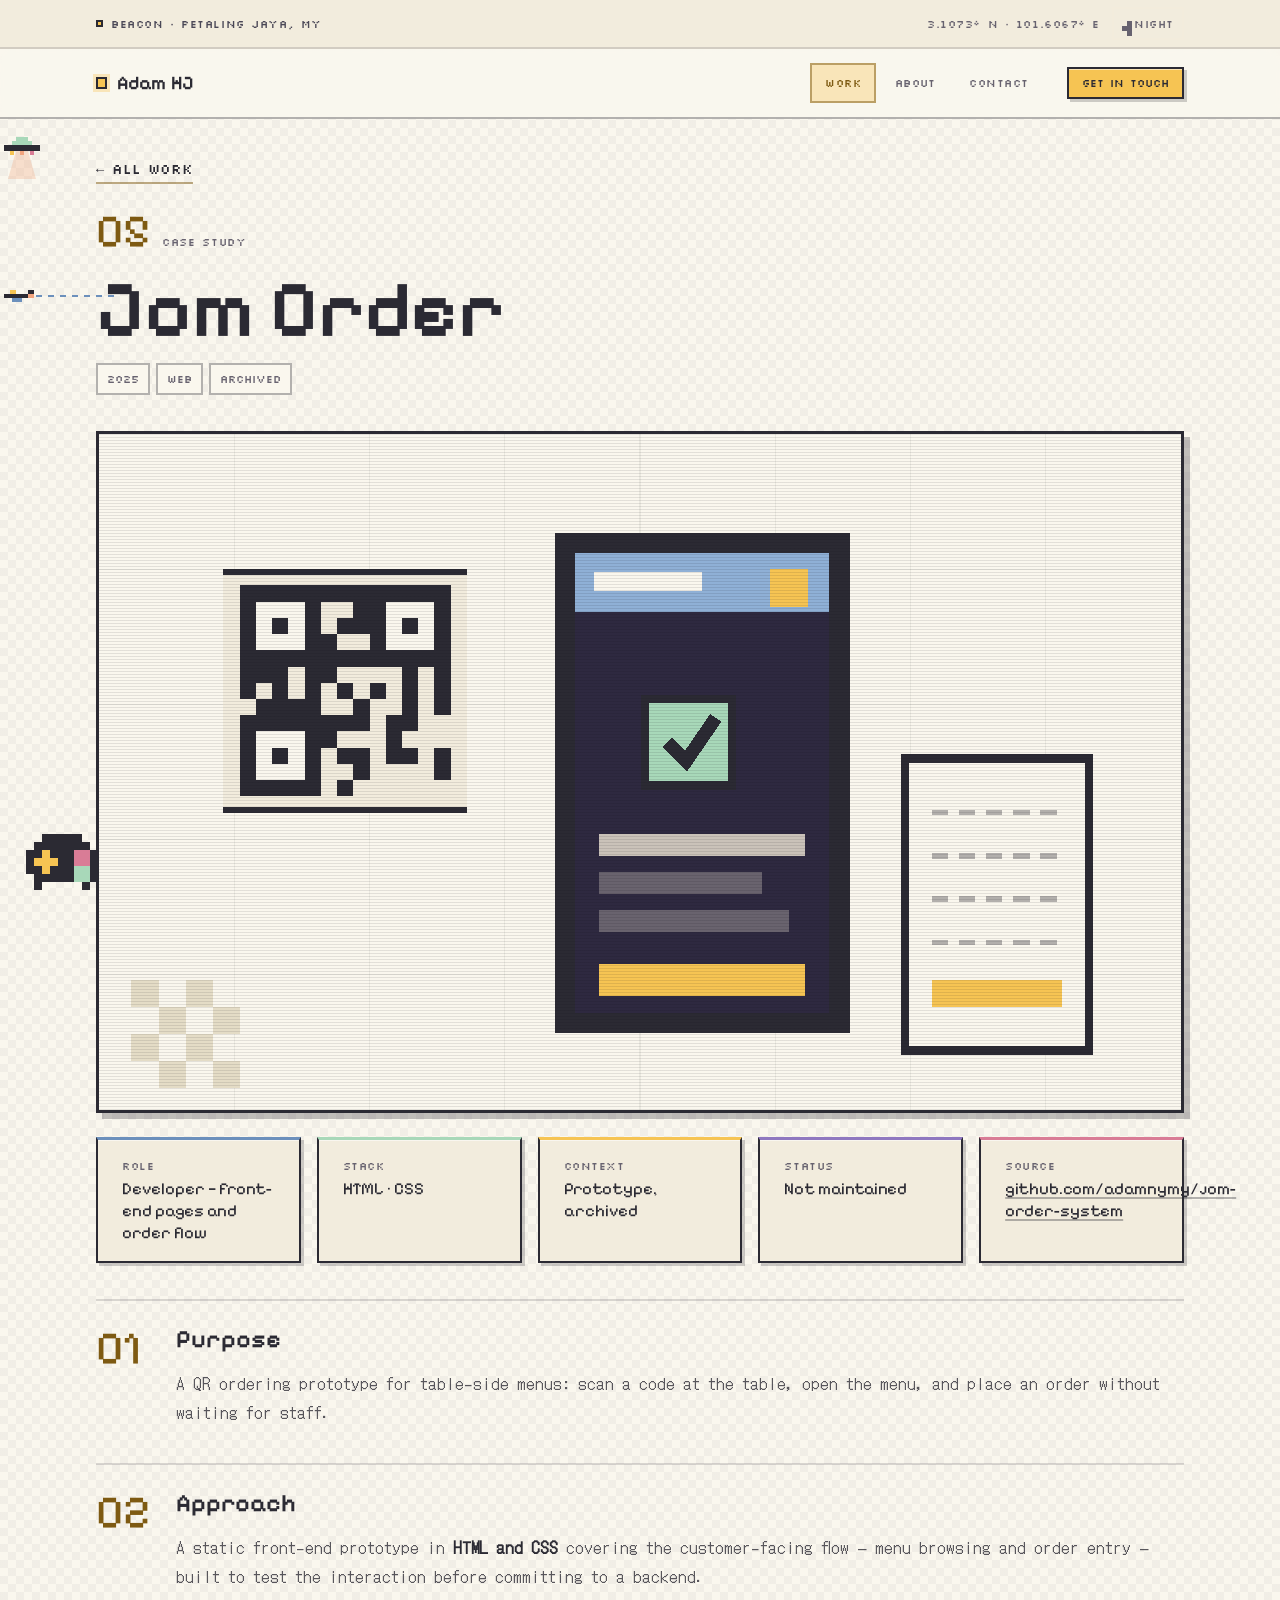
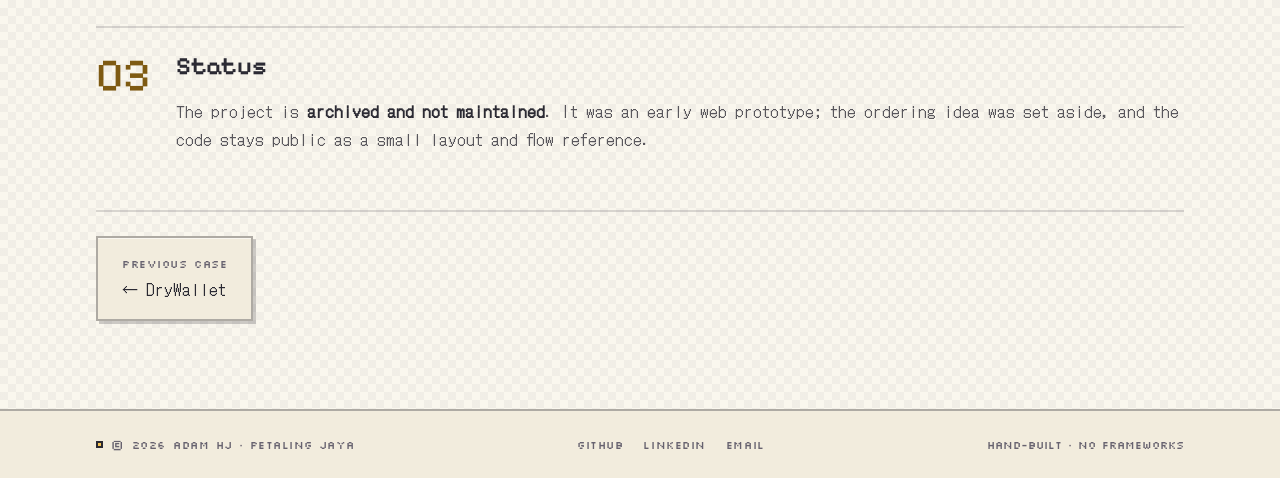
<file: work/jom-order.html>
<!DOCTYPE html>
<html lang="en">
  <head>
    <meta charset="UTF-8" />
    <meta name="viewport" content="width=device-width, initial-scale=1" />
    <meta name="theme-color" content="#FAF7EE" />
    <link rel="icon" href="../favicon.svg" type="image/svg+xml" />
    <title>Jom Order — Adam HJ</title>
    <meta
      name="description"
      content="Case study: Jom Order, an archived QR table-ordering prototype built with HTML and CSS."
    />
    <meta property="og:type" content="website" />
    <meta property="og:title" content="Jom Order — Adam HJ" />
    <meta
      property="og:description"
      content="An archived QR table-ordering prototype built with HTML and CSS."
    />
    <meta name="twitter:card" content="summary" />
    <script>
      try {
        if (localStorage.getItem("ahj:theme") === "night") {
          document.documentElement.dataset.theme = "night";
          var themeMeta = document.querySelector('meta[name="theme-color"]');
          if (themeMeta) themeMeta.setAttribute("content", "#211E2E");
        }
      } catch (error) {}
      document.documentElement.classList.add("js");
      window.setTimeout(function () {
        if (!window.__siteReady) document.documentElement.classList.remove("js");
      }, 2500);
    </script>
    <link rel="preconnect" href="https://fonts.googleapis.com" />
    <link rel="preconnect" href="https://fonts.gstatic.com" crossorigin />
    <link
      href="https://fonts.googleapis.com/css2?family=DotGothic16&family=Pixelify+Sans:wght@500;600;700&family=Silkscreen:wght@400;700&display=swap"
      rel="stylesheet"
    />
    <link rel="stylesheet" href="../css/tokens.css" />
    <link rel="stylesheet" href="../css/styles.css" />
  </head>
  <body>
    <a class="skip-link" href="#main">Skip to content</a>

    <div class="hud">
      <div class="container hud__inner">
        <span class="hud__live">
          <span class="status__dot" aria-hidden="true"></span>
          Beacon · Petaling Jaya, MY
        </span>
        <span class="hud__end">
          <span>3.1073° N · 101.6067° E</span>
          <button
            class="theme-toggle"
            type="button"
            title="Toggle dark mode"
            aria-pressed="false"
            aria-label="Switch to night mode"
          >
            <span class="theme-toggle__sun" aria-hidden="true"></span>
            <span class="theme-toggle__moon" aria-hidden="true"></span>
            <span class="theme-toggle__label" aria-hidden="true"></span>
          </button>
        </span>
      </div>
    </div>

    <header class="nav">
      <div class="container nav__inner">
        <a class="wordmark" href="../index.html">Adam HJ</a>
        <button
          class="nav__toggle"
          type="button"
          aria-expanded="false"
          aria-controls="nav-menu"
        >
          Menu
          <span class="nav__toggle-icon" aria-hidden="true">
            <span></span>
            <span></span>
          </span>
        </button>
        <div class="nav__menu" id="nav-menu">
          <nav aria-label="Primary">
            <ul class="nav__links">
              <li>
                <a class="nav__link" href="../projects.html" aria-current="page"
                  >Work</a
                >
              </li>
              <li><a class="nav__link" href="../about.html">About</a></li>
              <li><a class="nav__link" href="../contact.html">Contact</a></li>
            </ul>
          </nav>
          <button
            class="theme-toggle theme-toggle--nav"
            type="button"
            title="Toggle dark mode"
            aria-pressed="false"
            aria-label="Switch to night mode"
          >
            <span class="theme-toggle__sun" aria-hidden="true"></span>
            <span class="theme-toggle__moon" aria-hidden="true"></span>
            <span class="theme-toggle__label" aria-hidden="true"></span>
          </button>
          <a class="btn btn--accent btn--sm nav__cta" href="../contact.html">
            Get in touch
          </a>
        </div>
      </div>
    </header>

    <main id="main">
      <article class="case">
        <div class="container">
          <p class="backline">
            <a class="link-arrow" href="../projects.html">
              <span aria-hidden="true">←</span> All work
            </a>
          </p>

          <header class="case__head" data-reveal>
            <div class="case__tag">
              <span class="case__no">05</span>
              <span class="eyebrow">Case study</span>
            </div>
            <h1 class="case__title">Jom Order</h1>
            <ul class="chips">
            <li>2025</li>
            <li>Web</li>
            <li>Archived</li>
            </ul>
          </header>

          <figure class="case__media" data-reveal>
            <img
              src="../assets/work/jom.svg"
              alt="Pixel-art cover: QR code, phone with a check mark and a receipt"
              width="800"
              height="500"
            />
          </figure>

          <dl class="statbar" data-reveal>
            <div class="statbar__slot">
              <dt>Role</dt>
              <dd>Developer — front-end pages and order flow</dd>
            </div>
            <div class="statbar__slot">
              <dt>Stack</dt>
              <dd>HTML · CSS</dd>
            </div>
            <div class="statbar__slot">
              <dt>Context</dt>
              <dd>Prototype, archived</dd>
            </div>
            <div class="statbar__slot">
              <dt>Status</dt>
              <dd>Not maintained</dd>
            </div>
            <div class="statbar__slot">
              <dt>Source</dt>
              <dd>
                <a
                  href="https://github.com/adamnymy/jom-order-system"
                  target="_blank"
                  rel="noopener"
                  >github.com/adamnymy/jom-order-system</a
                >
              </dd>
            </div>
          </dl>

          <div class="case__sections">
            <section class="case__section" data-reveal>
              <div class="case__step" aria-hidden="true">01</div>
              <div class="case__body">
                <h2>Purpose</h2>
                <div class="prose">
                <p>
                  A QR ordering prototype for table-side menus: scan a code at
                  the table, open the menu, and place an order without waiting
                  for staff.
                </p>
              </div>
              </div>
            </section>

            <section class="case__section" data-reveal>
              <div class="case__step" aria-hidden="true">02</div>
              <div class="case__body">
                <h2>Approach</h2>
                <div class="prose">
                <p>
                  A static front-end prototype in <strong>HTML and CSS</strong>
                  covering the customer-facing flow — menu browsing and order
                  entry — built to test the interaction before committing to a
                  backend.
                </p>
              </div>
              </div>
            </section>

            <section class="case__section" data-reveal>
              <div class="case__step" aria-hidden="true">03</div>
              <div class="case__body">
                <h2>Status</h2>
                <div class="prose">
                <p>
                  The project is <strong>archived and not maintained</strong>. It
                  was an early web prototype; the ordering idea was set aside,
                  and the code stays public as a small layout and flow
                  reference.
                </p>
              </div>
              </div>
            </section>
          </div>

          <nav class="case__nav" aria-label="Case navigation">
            <a class="case__nav-link" href="drywallet.html">
              <span>Previous case</span>
              <strong>← DryWallet</strong>
            </a>
          </nav>
        </div>
      </article>
    </main>

        <footer class="foot">
      <div class="container foot__inner">
        <p class="foot__status">
          <span class="status__dot" aria-hidden="true"></span>
          © <span data-year>2026</span> Adam HJ · Petaling Jaya
        </p>
        <nav class="foot__links" aria-label="Footer">
          <a
            class="foot__link"
            href="https://github.com/adamnymy"
            target="_blank"
            rel="noopener"
            >GitHub</a
          >
          <a
            class="foot__link"
            href="https://my.linkedin.com/in/adam-harith-jumain-287547369"
            target="_blank"
            rel="noopener"
            >LinkedIn</a
          >
          <a class="foot__link" href="../contact.html">Email</a>
        </nav>
        <p class="foot__meta">Hand-built · no frameworks</p>
      </div>
    </footer>

    <script src="../js/main.js"></script>
  </body>
</html>
</file>
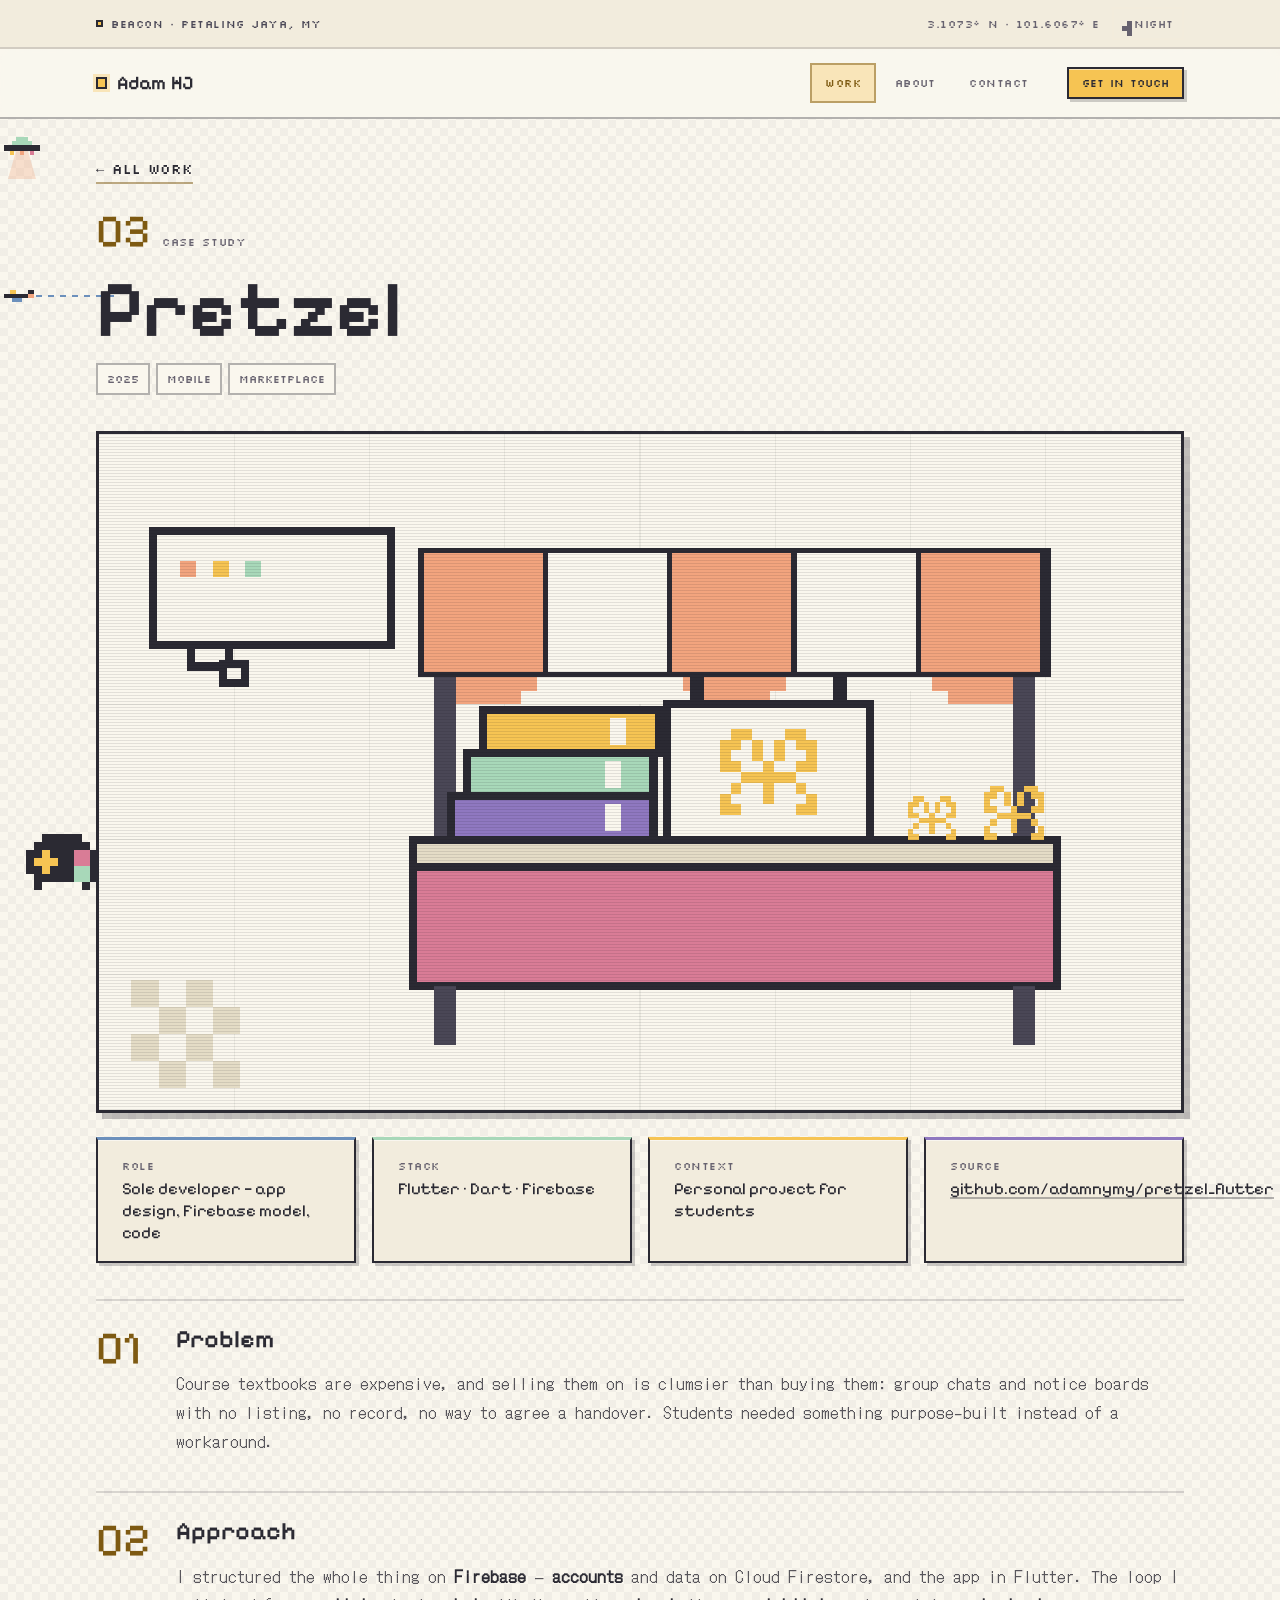
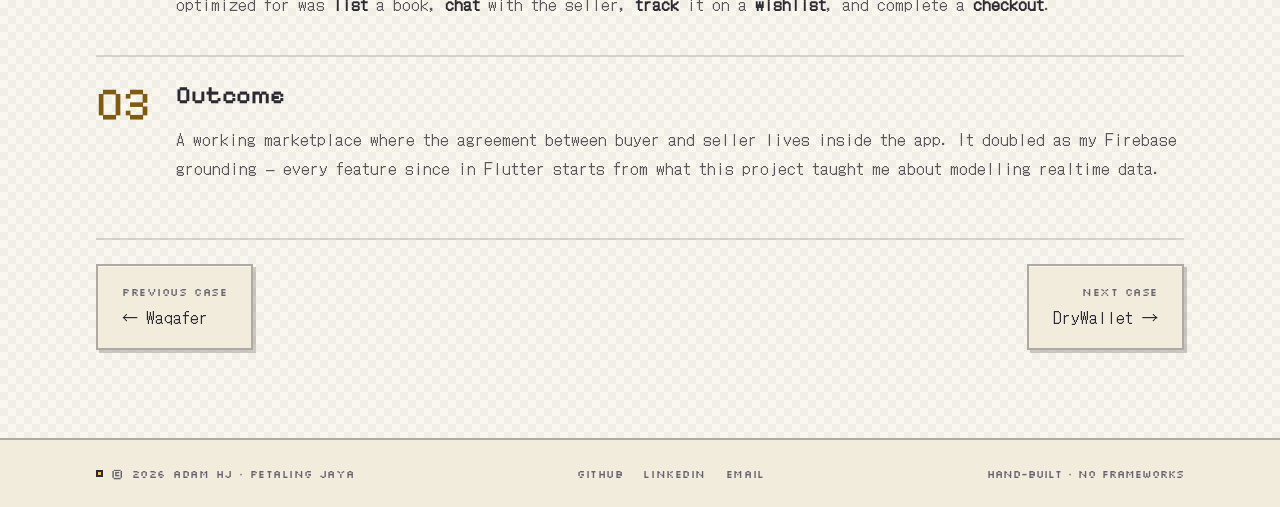
<file: work/pretzel.html>
<!DOCTYPE html>
<html lang="en">
  <head>
    <meta charset="UTF-8" />
    <meta name="viewport" content="width=device-width, initial-scale=1" />
    <meta name="theme-color" content="#FAF7EE" />
    <link rel="icon" href="../favicon.svg" type="image/svg+xml" />
    <title>Pretzel — Adam HJ</title>
    <meta
      name="description"
      content="Case study: Pretzel, a Flutter and Firebase marketplace for second-hand textbooks."
    />
    <meta property="og:type" content="website" />
    <meta property="og:title" content="Pretzel — Adam HJ" />
    <meta
      property="og:description"
      content="A Flutter and Firebase marketplace for second-hand textbooks."
    />
    <meta name="twitter:card" content="summary" />
    <script>
      try {
        if (localStorage.getItem("ahj:theme") === "night") {
          document.documentElement.dataset.theme = "night";
          var themeMeta = document.querySelector('meta[name="theme-color"]');
          if (themeMeta) themeMeta.setAttribute("content", "#211E2E");
        }
      } catch (error) {}
      document.documentElement.classList.add("js");
      window.setTimeout(function () {
        if (!window.__siteReady) document.documentElement.classList.remove("js");
      }, 2500);
    </script>
    <link rel="preconnect" href="https://fonts.googleapis.com" />
    <link rel="preconnect" href="https://fonts.gstatic.com" crossorigin />
    <link
      href="https://fonts.googleapis.com/css2?family=DotGothic16&family=Pixelify+Sans:wght@500;600;700&family=Silkscreen:wght@400;700&display=swap"
      rel="stylesheet"
    />
    <link rel="stylesheet" href="../css/tokens.css" />
    <link rel="stylesheet" href="../css/styles.css" />
  </head>
  <body>
    <a class="skip-link" href="#main">Skip to content</a>

    <div class="hud">
      <div class="container hud__inner">
        <span class="hud__live">
          <span class="status__dot" aria-hidden="true"></span>
          Beacon · Petaling Jaya, MY
        </span>
        <span class="hud__end">
          <span>3.1073° N · 101.6067° E</span>
          <button
            class="theme-toggle"
            type="button"
            title="Toggle dark mode"
            aria-pressed="false"
            aria-label="Switch to night mode"
          >
            <span class="theme-toggle__sun" aria-hidden="true"></span>
            <span class="theme-toggle__moon" aria-hidden="true"></span>
            <span class="theme-toggle__label" aria-hidden="true"></span>
          </button>
        </span>
      </div>
    </div>

    <header class="nav">
      <div class="container nav__inner">
        <a class="wordmark" href="../index.html">Adam HJ</a>
        <button
          class="nav__toggle"
          type="button"
          aria-expanded="false"
          aria-controls="nav-menu"
        >
          Menu
          <span class="nav__toggle-icon" aria-hidden="true">
            <span></span>
            <span></span>
          </span>
        </button>
        <div class="nav__menu" id="nav-menu">
          <nav aria-label="Primary">
            <ul class="nav__links">
              <li>
                <a class="nav__link" href="../projects.html" aria-current="page"
                  >Work</a
                >
              </li>
              <li><a class="nav__link" href="../about.html">About</a></li>
              <li><a class="nav__link" href="../contact.html">Contact</a></li>
            </ul>
          </nav>
          <button
            class="theme-toggle theme-toggle--nav"
            type="button"
            title="Toggle dark mode"
            aria-pressed="false"
            aria-label="Switch to night mode"
          >
            <span class="theme-toggle__sun" aria-hidden="true"></span>
            <span class="theme-toggle__moon" aria-hidden="true"></span>
            <span class="theme-toggle__label" aria-hidden="true"></span>
          </button>
          <a class="btn btn--accent btn--sm nav__cta" href="../contact.html">
            Get in touch
          </a>
        </div>
      </div>
    </header>

    <main id="main">
      <article class="case">
        <div class="container">
          <p class="backline">
            <a class="link-arrow" href="../projects.html">
              <span aria-hidden="true">←</span> All work
            </a>
          </p>

          <header class="case__head" data-reveal>
            <div class="case__tag">
              <span class="case__no">03</span>
              <span class="eyebrow">Case study</span>
            </div>
            <h1 class="case__title">Pretzel</h1>
            <ul class="chips">
            <li>2025</li>
            <li>Mobile</li>
            <li>Marketplace</li>
            </ul>
          </header>

          <figure class="case__media" data-reveal>
            <img
              src="../assets/work/pretzel.svg"
              alt="Pixel-art cover: market stall with a striped awning, stacked books and a hanging pretzel sign"
              width="800"
              height="500"
            />
          </figure>

          <dl class="statbar" data-reveal>
            <div class="statbar__slot">
              <dt>Role</dt>
              <dd>Sole developer — app design, Firebase model, code</dd>
            </div>
            <div class="statbar__slot">
              <dt>Stack</dt>
              <dd>Flutter · Dart · Firebase</dd>
            </div>
            <div class="statbar__slot">
              <dt>Context</dt>
              <dd>Personal project for students</dd>
            </div>
            <div class="statbar__slot">
              <dt>Source</dt>
              <dd>
                <a
                  href="https://github.com/adamnymy/pretzel_flutter"
                  target="_blank"
                  rel="noopener"
                  >github.com/adamnymy/pretzel_flutter</a
                >
              </dd>
            </div>
          </dl>

          <div class="case__sections">
            <section class="case__section" data-reveal>
              <div class="case__step" aria-hidden="true">01</div>
              <div class="case__body">
                <h2>Problem</h2>
                <div class="prose">
                <p>
                  Course textbooks are expensive, and selling them on is
                  clumsier than buying them: group chats and notice boards with
                  no listing, no record, no way to agree a handover. Students
                  needed something purpose-built instead of a workaround.
                </p>
              </div>
              </div>
            </section>

            <section class="case__section" data-reveal>
              <div class="case__step" aria-hidden="true">02</div>
              <div class="case__body">
                <h2>Approach</h2>
                <div class="prose">
                <p>
                  I structured the whole thing on <strong>Firebase</strong> —
                  <strong>accounts</strong> and data on Cloud Firestore, and the
                  app in Flutter. The loop I optimized for was
                  <strong>list</strong> a book, <strong>chat</strong> with the
                  seller, <strong>track</strong> it on a
                  <strong>wishlist</strong>, and complete a
                  <strong>checkout</strong>.
                </p>
              </div>
              </div>
            </section>

            <section class="case__section" data-reveal>
              <div class="case__step" aria-hidden="true">03</div>
              <div class="case__body">
                <h2>Outcome</h2>
                <div class="prose">
                <p>
                  A working marketplace where the agreement between buyer and
                  seller lives inside the app. It doubled as my Firebase
                  grounding — every feature since in Flutter starts from what
                  this project taught me about modelling realtime data.
                </p>
              </div>
              </div>
            </section>
          </div>

          <nav class="case__nav" aria-label="Case navigation">
            <a class="case__nav-link" href="waqafer.html">
              <span>Previous case</span>
              <strong>← Waqafer</strong>
            </a>
            <a class="case__nav-link case__nav-link--next" href="drywallet.html">
              <span>Next case</span>
              <strong>DryWallet →</strong>
            </a>
          </nav>
        </div>
      </article>
    </main>

        <footer class="foot">
      <div class="container foot__inner">
        <p class="foot__status">
          <span class="status__dot" aria-hidden="true"></span>
          © <span data-year>2026</span> Adam HJ · Petaling Jaya
        </p>
        <nav class="foot__links" aria-label="Footer">
          <a
            class="foot__link"
            href="https://github.com/adamnymy"
            target="_blank"
            rel="noopener"
            >GitHub</a
          >
          <a
            class="foot__link"
            href="https://my.linkedin.com/in/adam-harith-jumain-287547369"
            target="_blank"
            rel="noopener"
            >LinkedIn</a
          >
          <a class="foot__link" href="../contact.html">Email</a>
        </nav>
        <p class="foot__meta">Hand-built · no frameworks</p>
      </div>
    </footer>

    <script src="../js/main.js"></script>
  </body>
</html>
</file>
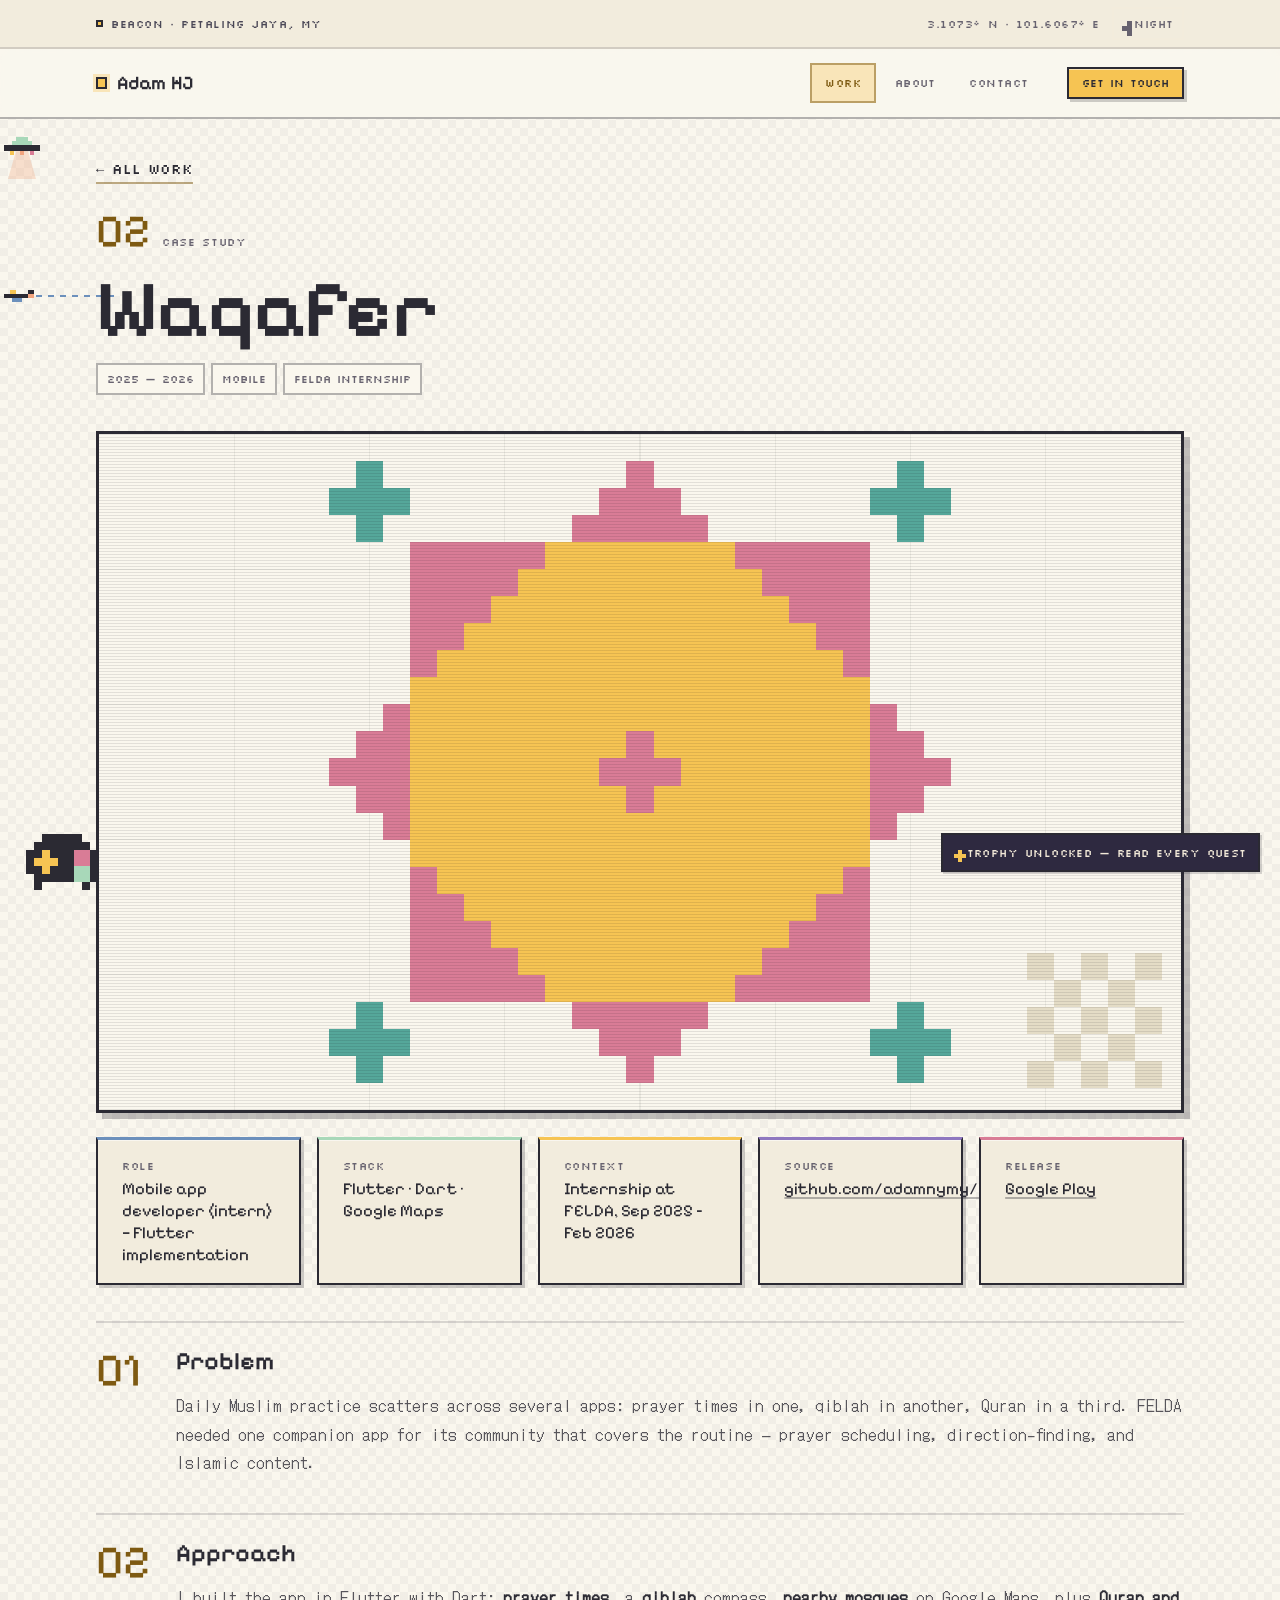
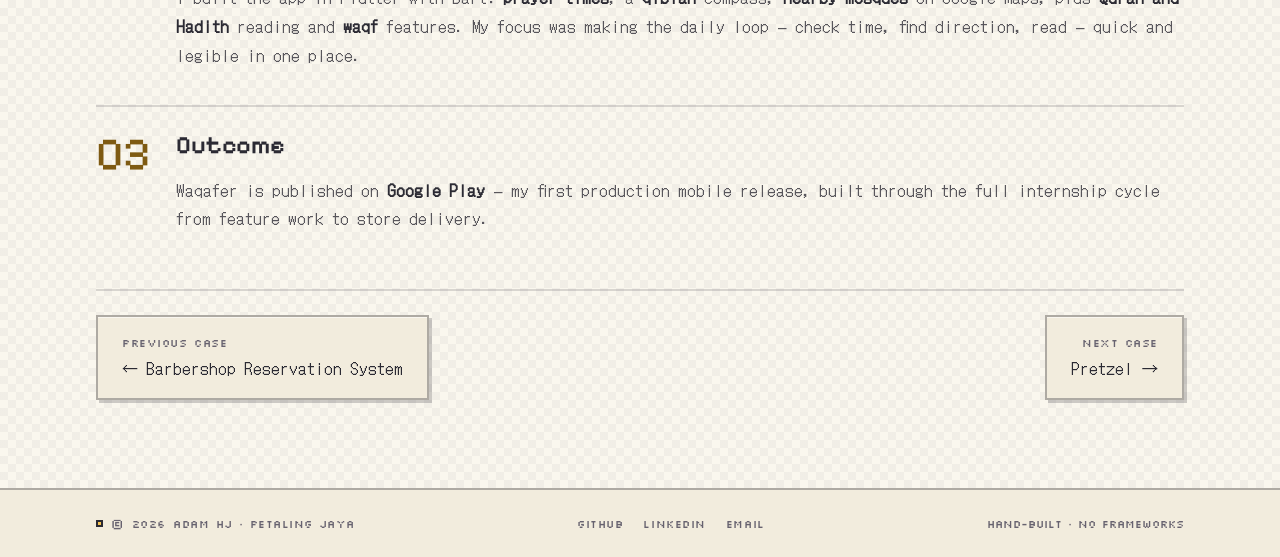
<file: work/waqafer.html>
<!DOCTYPE html>
<html lang="en">
  <head>
    <meta charset="UTF-8" />
    <meta name="viewport" content="width=device-width, initial-scale=1" />
    <meta name="theme-color" content="#FAF7EE" />
    <link rel="icon" href="../favicon.svg" type="image/svg+xml" />
    <title>Waqafer — Adam HJ</title>
    <meta
      name="description"
      content="Case study: Waqafer, a Flutter prayer companion app built during an internship at FELDA."
    />
    <meta property="og:type" content="website" />
    <meta property="og:title" content="Waqafer — Adam HJ" />
    <meta
      property="og:description"
      content="A Flutter prayer companion app built during an internship at FELDA."
    />
    <meta name="twitter:card" content="summary" />
    <script>
      try {
        if (localStorage.getItem("ahj:theme") === "night") {
          document.documentElement.dataset.theme = "night";
          var themeMeta = document.querySelector('meta[name="theme-color"]');
          if (themeMeta) themeMeta.setAttribute("content", "#211E2E");
        }
      } catch (error) {}
      document.documentElement.classList.add("js");
      window.setTimeout(function () {
        if (!window.__siteReady) document.documentElement.classList.remove("js");
      }, 2500);
    </script>
    <link rel="preconnect" href="https://fonts.googleapis.com" />
    <link rel="preconnect" href="https://fonts.gstatic.com" crossorigin />
    <link
      href="https://fonts.googleapis.com/css2?family=DotGothic16&family=Pixelify+Sans:wght@500;600;700&family=Silkscreen:wght@400;700&display=swap"
      rel="stylesheet"
    />
    <link rel="stylesheet" href="../css/tokens.css" />
    <link rel="stylesheet" href="../css/styles.css" />
  </head>
  <body>
    <a class="skip-link" href="#main">Skip to content</a>

    <div class="hud">
      <div class="container hud__inner">
        <span class="hud__live">
          <span class="status__dot" aria-hidden="true"></span>
          Beacon · Petaling Jaya, MY
        </span>
        <span class="hud__end">
          <span>3.1073° N · 101.6067° E</span>
          <button
            class="theme-toggle"
            type="button"
            title="Toggle dark mode"
            aria-pressed="false"
            aria-label="Switch to night mode"
          >
            <span class="theme-toggle__sun" aria-hidden="true"></span>
            <span class="theme-toggle__moon" aria-hidden="true"></span>
            <span class="theme-toggle__label" aria-hidden="true"></span>
          </button>
        </span>
      </div>
    </div>

    <header class="nav">
      <div class="container nav__inner">
        <a class="wordmark" href="../index.html">Adam HJ</a>
        <button
          class="nav__toggle"
          type="button"
          aria-expanded="false"
          aria-controls="nav-menu"
        >
          Menu
          <span class="nav__toggle-icon" aria-hidden="true">
            <span></span>
            <span></span>
          </span>
        </button>
        <div class="nav__menu" id="nav-menu">
          <nav aria-label="Primary">
            <ul class="nav__links">
              <li>
                <a class="nav__link" href="../projects.html" aria-current="page"
                  >Work</a
                >
              </li>
              <li><a class="nav__link" href="../about.html">About</a></li>
              <li><a class="nav__link" href="../contact.html">Contact</a></li>
            </ul>
          </nav>
          <button
            class="theme-toggle theme-toggle--nav"
            type="button"
            title="Toggle dark mode"
            aria-pressed="false"
            aria-label="Switch to night mode"
          >
            <span class="theme-toggle__sun" aria-hidden="true"></span>
            <span class="theme-toggle__moon" aria-hidden="true"></span>
            <span class="theme-toggle__label" aria-hidden="true"></span>
          </button>
          <a class="btn btn--accent btn--sm nav__cta" href="../contact.html">
            Get in touch
          </a>
        </div>
      </div>
    </header>

    <main id="main">
      <article class="case">
        <div class="container">
          <p class="backline">
            <a class="link-arrow" href="../projects.html">
              <span aria-hidden="true">←</span> All work
            </a>
          </p>

          <header class="case__head" data-reveal>
            <div class="case__tag">
              <span class="case__no">02</span>
              <span class="eyebrow">Case study</span>
            </div>
            <h1 class="case__title">Waqafer</h1>
            <ul class="chips">
            <li>2025 — 2026</li>
            <li>Mobile</li>
            <li>FELDA internship</li>
            </ul>
          </header>

          <figure class="case__media" data-reveal>
            <img
              src="../assets/work/waqafer.svg"
              alt="Pixel-art cover: Islamic geometric star pattern"
              width="800"
              height="500"
            />
          </figure>

          <dl class="statbar" data-reveal>
            <div class="statbar__slot">
              <dt>Role</dt>
              <dd>Mobile app developer (intern) — Flutter implementation</dd>
            </div>
            <div class="statbar__slot">
              <dt>Stack</dt>
              <dd>Flutter · Dart · Google Maps</dd>
            </div>
            <div class="statbar__slot">
              <dt>Context</dt>
              <dd>Internship at FELDA, Sep 2025 – Feb 2026</dd>
            </div>
            <div class="statbar__slot">
              <dt>Source</dt>
              <dd>
                <a
                  href="https://github.com/adamnymy/waqafer"
                  target="_blank"
                  rel="noopener"
                  >github.com/adamnymy/waqafer</a
                >
              </dd>
            </div>
            <div class="statbar__slot">
              <dt>Release</dt>
              <dd>
                <a
                  href="https://play.google.com/store/apps/details?id=app.waqaffelda.waqafer"
                  target="_blank"
                  rel="noopener"
                  >Google Play</a
                >
              </dd>
            </div>
          </dl>

          <div class="case__sections">
            <section class="case__section" data-reveal>
              <div class="case__step" aria-hidden="true">01</div>
              <div class="case__body">
                <h2>Problem</h2>
                <div class="prose">
                <p>
                  Daily Muslim practice scatters across several apps: prayer
                  times in one, qiblah in another, Quran in a third. FELDA needed
                  one companion app for its community that covers the routine —
                  prayer scheduling, direction-finding, and Islamic content.
                </p>
              </div>
              </div>
            </section>

            <section class="case__section" data-reveal>
              <div class="case__step" aria-hidden="true">02</div>
              <div class="case__body">
                <h2>Approach</h2>
                <div class="prose">
                <p>
                  I built the app in Flutter with Dart: <strong>prayer
                  times</strong>, a <strong>qiblah</strong> compass,
                  <strong>nearby mosques</strong> on Google Maps, plus
                  <strong>Quran and Hadith</strong> reading and
                  <strong>waqf</strong> features. My focus was making the daily
                  loop — check time, find direction, read — quick and legible in
                  one place.
                </p>
              </div>
              </div>
            </section>

            <section class="case__section" data-reveal>
              <div class="case__step" aria-hidden="true">03</div>
              <div class="case__body">
                <h2>Outcome</h2>
                <div class="prose">
                <p>
                  Waqafer is published on <strong>Google Play</strong> — my first
                  production mobile release, built through the full internship
                  cycle from feature work to store delivery.
                </p>
              </div>
              </div>
            </section>
          </div>

          <nav class="case__nav" aria-label="Case navigation">
            <a class="case__nav-link" href="brs.html">
              <span>Previous case</span>
              <strong>← Barbershop Reservation System</strong>
            </a>
            <a class="case__nav-link case__nav-link--next" href="pretzel.html">
              <span>Next case</span>
              <strong>Pretzel →</strong>
            </a>
          </nav>
        </div>
      </article>
    </main>

        <footer class="foot">
      <div class="container foot__inner">
        <p class="foot__status">
          <span class="status__dot" aria-hidden="true"></span>
          © <span data-year>2026</span> Adam HJ · Petaling Jaya
        </p>
        <nav class="foot__links" aria-label="Footer">
          <a
            class="foot__link"
            href="https://github.com/adamnymy"
            target="_blank"
            rel="noopener"
            >GitHub</a
          >
          <a
            class="foot__link"
            href="https://my.linkedin.com/in/adam-harith-jumain-287547369"
            target="_blank"
            rel="noopener"
            >LinkedIn</a
          >
          <a class="foot__link" href="../contact.html">Email</a>
        </nav>
        <p class="foot__meta">Hand-built · no frameworks</p>
      </div>
    </footer>

    <script src="../js/main.js"></script>
  </body>
</html>
</file>
<file: css/tokens.css>
/* ==========================================================================
   Design tokens — cozy "Cloud" pixel theme

   Single source of truth for color, type, space, borders, shadows, motion and
   pixel patterns. Components reference semantic tokens only — raw hex values
   live here and nowhere else.

   Theme model: warm day palette on :root, warm plum night palette on
   :root[data-theme="night"].
   ========================================================================== */

:root {
  color-scheme: light;

  /* ------------------------------------------------------------------
     Raw palette — day (warm cloud)
     ------------------------------------------------------------------ */
  --cloud-0: #faf7ee;
  --cloud-1: #f2ecdd;
  --cloud-2: #e4dcc6;
  --sky-1: #b7cce6;
  --sky-2: #8fb0d6;
  --sky-3: #6c90bc;
  --sky-4: #4a6e9e;
  --ink-0: #2b2a33;
  --ink-1: #4a4756;
  --ink-2: #67626f;
  --sun-0: #f6c453;
  --sun-1: #fce3a6;
  --sun-2: #7e5a12;
  --peach-0: #f2a47e;
  --mint-0: #a8d8b9;
  --violet-1: #cbb9e8;
  --violet-2: #8f78c0;
  --rose-1: #f7cdd6;
  --rose-2: #d97c96;
  --teal-1: #aadfd8;
  --teal-2: #55a79a;
  --screen-0: #2e2940;
  --screen-text: #f2e9d8;

  /* ------------------------------------------------------------------
     Semantic — surfaces & text (day)
     ------------------------------------------------------------------ */
  --color-ground: var(--cloud-0);
  --color-ground-2: var(--cloud-1);
  --color-ground-glass: rgba(250, 247, 238, 0.88);
  --color-ground-soft: rgba(43, 42, 51, 0.05);
  --color-ground-faint: rgba(43, 42, 51, 0.03);

  --color-bone: var(--ink-0);
  --color-bone-2: var(--ink-1);
  --color-bone-muted: var(--ink-2);
  --color-bone-soft: rgba(43, 42, 51, 0.78);
  --color-line: rgba(43, 42, 51, 0.16);
  --color-line-strong: rgba(43, 42, 51, 0.34);
  --color-on-bone: var(--cloud-0);

  /* Parchment panels (stats, contact, facts) — day */
  --color-panel: var(--cloud-1);
  --color-panel-2: var(--cloud-2);
  --color-on-panel: var(--ink-0);
  --color-on-panel-muted: var(--ink-2);
  --color-line-on-panel: rgba(43, 42, 51, 0.2);

  /* Twilight screens (signal map, case frames) — identical in both themes */
  --color-screen: var(--screen-0);
  --color-on-screen: var(--screen-text);
  --color-on-screen-muted: rgba(242, 233, 216, 0.7);
  --color-on-screen-faint: rgba(242, 233, 216, 0.14);
  --color-line-on-screen: rgba(242, 233, 216, 0.18);
  --color-veil: rgba(43, 42, 51, 0.62);

  --color-yellow: var(--sun-0);
  --color-yellow-2: var(--sun-1);
  --color-yellow-text: var(--sun-2);
  --color-yellow-ink: var(--ink-0);
  --color-yellow-soft: rgba(246, 196, 83, 0.34);
  --color-yellow-line: rgba(126, 90, 18, 0.5);
  --color-beacon: var(--peach-0);
  --color-sky: var(--sky-3);
  --color-mint: var(--mint-0);
  --color-violet: var(--violet-2);
  --color-rose: var(--rose-2);
  --color-teal: var(--teal-2);
  --color-scroll: var(--sky-3);

  /* ------------------------------------------------------------------
     Typography
     ------------------------------------------------------------------ */
  --font-display: "Pixelify Sans", "DotGothic16", ui-sans-serif, system-ui,
    sans-serif;
  --font-mono: "Silkscreen", "Courier New", ui-monospace, monospace;
  --font-body: "DotGothic16", ui-sans-serif, system-ui, sans-serif;

  --text-xs: 0.7rem;
  --text-sm: 0.85rem;
  --text-base: 0.95rem;
  --text-md: 1.05rem;
  --text-lg: 1.2rem;
  --text-xl: 1.55rem;
  --text-2xl: clamp(1.9rem, 4vw, 2.9rem);
  --text-3xl: clamp(2.6rem, 6.5vw, 5rem);

  /* ------------------------------------------------------------------
     Layout & space
     ------------------------------------------------------------------ */
  --container-width: 74rem;
  --nav-h: 4.25rem;

  --space-2xs: 0.25rem;
  --space-xs: 0.5rem;
  --space-sm: 0.75rem;
  --space-md: 1rem;
  --space-lg: 1.5rem;
  --space-xl: 2.25rem;
  --space-2xl: 3.5rem;
  --space-3xl: 5.5rem;

  /* ------------------------------------------------------------------
     Borders, radii, shadows
     ------------------------------------------------------------------ */
  --bw: 2px;
  --bw-heavy: 3px;

  --radius-sm: 0;
  --radius-md: 0;
  --radius-lg: 0;
  --radius-xl: 0;
  --radius-pill: 0;

  --shadow-chip: 2px 2px 0 rgba(43, 42, 51, 0.18);
  --shadow-card: 3px 3px 0 rgba(43, 42, 51, 0.22);
  --shadow-lift: 6px 6px 0 rgba(43, 42, 51, 0.28);
  --shine: inset 0 1px 0 rgba(255, 255, 255, 0.55);

  /* ------------------------------------------------------------------
     Pixel patterns
     ------------------------------------------------------------------ */
  --pattern-check: repeating-conic-gradient(
    rgba(43, 42, 51, 0.045) 0% 25%,
    transparent 0% 50%
  );
  --pattern-dither: repeating-conic-gradient(
    rgba(108, 144, 188, 0.22) 0% 25%,
    transparent 0% 50%
  );
  --scanline: repeating-linear-gradient(
    0deg,
    rgba(12, 10, 20, 0.22) 0 1px,
    transparent 1px 3px
  );

  /* ------------------------------------------------------------------
     Motion
     ------------------------------------------------------------------ */
  --dur-fast: 130ms;
  --dur: 260ms;
  --dur-slow: 480ms;
  --dur-blink: 1.2s;
  --dur-beacon: 2.6s;
  --ease: cubic-bezier(0.2, 0.8, 0.2, 1);
  --ease-steps: steps(3, end);
}

/* ==========================================================================
   Night theme — warm plum
   ========================================================================== */

:root[data-theme="night"] {
  color-scheme: dark;

  --color-ground: #211e2e;
  --color-ground-2: #2a2638;
  --color-ground-glass: rgba(33, 30, 46, 0.88);
  --color-ground-soft: rgba(242, 233, 216, 0.05);
  --color-ground-faint: rgba(242, 233, 216, 0.03);

  --color-bone: #f2e9d8;
  --color-bone-2: #e0d5bd;
  --color-bone-muted: #a79fb5;
  --color-bone-soft: rgba(242, 233, 216, 0.78);
  --color-line: rgba(242, 233, 216, 0.16);
  --color-line-strong: rgba(242, 233, 216, 0.34);
  --color-on-bone: var(--ink-0);

  /* Parchment becomes plum at night */
  --color-panel: #2a2638;
  --color-panel-2: #332e44;
  --color-on-panel: #f2e9d8;
  --color-on-panel-muted: #a79fb5;
  --color-line-on-panel: rgba(242, 233, 216, 0.16);

  /* Screens keep their twilight indigo (inherited from :root) */

  --color-yellow: var(--sun-0);
  --color-yellow-2: var(--sun-1);
  --color-yellow-text: var(--sun-0);
  --color-yellow-ink: #211e2e;
  --color-yellow-soft: rgba(246, 196, 83, 0.18);
  --color-yellow-line: rgba(246, 196, 83, 0.5);
  --color-sky: var(--sky-2);
  --color-mint: var(--mint-0);
  --color-violet: var(--violet-1);
  --color-rose: var(--rose-1);
  --color-teal: var(--teal-1);
  --color-scroll: #5a5470;

  --shadow-chip: 2px 2px 0 rgba(8, 6, 14, 0.5);
  --shadow-card: 3px 3px 0 rgba(8, 6, 14, 0.55);
  --shadow-lift: 6px 6px 0 rgba(8, 6, 14, 0.7);
  --shine: inset 0 1px 0 rgba(255, 255, 255, 0.06);

  --pattern-check: repeating-conic-gradient(
    rgba(242, 233, 216, 0.035) 0% 25%,
    transparent 0% 50%
  );
  --pattern-dither: repeating-conic-gradient(
    rgba(143, 176, 214, 0.16) 0% 25%,
    transparent 0% 50%
  );
}

/* ==========================================================================
   Small screens — tighter type scale
   ========================================================================== */

@media (max-width: 48rem) {
  :root {
    --text-xs: 0.68rem;
    --text-sm: 0.8rem;
    --text-base: 0.92rem;
    --text-md: 1rem;
    --text-lg: 1.1rem;
    --text-xl: 1.4rem;
    --text-2xl: clamp(1.7rem, 7vw, 2.3rem);
    --text-3xl: clamp(2.1rem, 10vw, 3.2rem);
  }
}
</file>
<file: css/styles.css>
/* ==========================================================================
   Cozy pixel portfolio — component styles

   All color, type, spacing, border, shadow and motion values come from
   css/tokens.css. No raw colors belong in this file.
   ========================================================================== */

/* ==========================================================================
   Base
   ========================================================================== */

*,
*::before,
*::after {
  box-sizing: border-box;
  margin: 0;
  padding: 0;
}

html {
  -webkit-text-size-adjust: 100%;
  scroll-behavior: smooth;
  scroll-padding-top: calc(var(--nav-h) + var(--space-md));
  scrollbar-color: var(--color-scroll) var(--color-ground-2);
}

body {
  min-height: 100vh;
  background-color: var(--color-ground);
  background-image: var(--pattern-check);
  background-size: 16px 16px;
  color: var(--color-bone-soft);
  font-family: var(--font-body);
  font-size: var(--text-base);
  line-height: 1.7;
  -webkit-font-smoothing: antialiased;
}

img,
svg {
  display: block;
  max-width: 100%;
}

ul,
ol {
  list-style: none;
}

a {
  color: var(--color-bone);
  text-decoration: underline;
  text-decoration-color: var(--color-line-strong);
  text-decoration-thickness: 2px;
  text-underline-offset: 3px;
  transition: color var(--dur) var(--ease),
    text-decoration-color var(--dur) var(--ease);
}

a:hover {
  color: var(--color-yellow-text);
  text-decoration-color: var(--color-yellow-line);
}

h1,
h2,
h3,
h4 {
  font-family: var(--font-display);
  font-weight: 600;
  line-height: 1.15;
  letter-spacing: 0;
  color: var(--color-bone);
}

button {
  font: inherit;
  color: inherit;
}

::selection {
  background: var(--color-yellow);
  color: var(--color-yellow-ink);
}

::-webkit-scrollbar {
  width: 14px;
  height: 14px;
}

::-webkit-scrollbar-track {
  background: var(--color-ground-2);
  border-left: var(--bw) solid var(--color-line);
}

::-webkit-scrollbar-thumb {
  background: var(--color-scroll);
  border: var(--bw) solid var(--color-ground-2);
}

:focus-visible {
  outline: var(--bw) solid var(--color-yellow);
  outline-offset: 2px;
  box-shadow: 0 0 0 2px var(--color-bone);
}

/* --------------------------------------------------------------------------
   Utilities
   -------------------------------------------------------------------------- */

.container {
  width: 100%;
  max-width: var(--container-width);
  margin-inline: auto;
  padding-inline: clamp(1.25rem, 5vw, 3rem);
}

.eyebrow {
  font-family: var(--font-mono);
  font-size: var(--text-xs);
  letter-spacing: 0.06em;
  text-transform: uppercase;
  color: var(--color-bone-muted);
}

.mono {
  font-family: var(--font-mono);
  font-size: var(--text-sm);
  color: var(--color-bone-muted);
}

.chips {
  display: flex;
  flex-wrap: wrap;
  gap: 0.4rem;
}

.chips li {
  padding: 0.3rem 0.55rem;
  border: var(--bw) solid var(--color-line-strong);
  background: var(--color-ground);
  font-family: var(--font-mono);
  font-size: var(--text-xs);
  color: var(--color-bone-muted);
}

.link-arrow {
  display: inline-flex;
  align-items: center;
  gap: 0.5rem;
  padding-bottom: 2px;
  border-bottom: var(--bw) solid var(--color-yellow-line);
  font-family: var(--font-mono);
  font-size: var(--text-sm);
  text-decoration: none;
  color: var(--color-bone);
  transition: color var(--dur) var(--ease),
    border-color var(--dur) var(--ease);
}

.link-arrow span {
  transition: transform var(--dur) var(--ease-steps);
}

.link-arrow:hover {
  color: var(--color-yellow-text);
  border-color: var(--color-yellow-text);
  text-decoration: none;
}

.link-arrow:hover span {
  transform: translateX(3px);
}

.skip-link {
  position: absolute;
  top: var(--space-md);
  left: var(--space-md);
  z-index: 200;
  padding: 0.7rem 1rem;
  border: var(--bw) solid var(--color-bone);
  background: var(--color-panel);
  color: var(--color-on-panel);
  font-family: var(--font-mono);
  font-size: var(--text-xs);
  text-transform: uppercase;
  letter-spacing: 0.05em;
  text-decoration: none;
  box-shadow: var(--shadow-lift);
  transform: translateY(-300%);
  transition: transform var(--dur) var(--ease-steps);
}

.skip-link:focus {
  transform: translateY(0);
}

/* --------------------------------------------------------------------------
   Buttons
   -------------------------------------------------------------------------- */

.btn {
  display: inline-flex;
  align-items: center;
  justify-content: center;
  gap: 0.5rem;
  padding: 0.8rem 1.15rem;
  border: var(--bw) solid var(--color-bone);
  background: var(--color-bone);
  color: var(--color-on-bone);
  font-family: var(--font-mono);
  font-size: var(--text-sm);
  line-height: 1;
  text-decoration: none;
  cursor: pointer;
  box-shadow: var(--shadow-card), var(--shine);
  transition: transform var(--dur-fast) var(--ease-steps),
    box-shadow var(--dur-fast) var(--ease-steps),
    background-color var(--dur) var(--ease), color var(--dur) var(--ease),
    border-color var(--dur) var(--ease);
}

.btn:hover {
  transform: translate(-1px, -1px);
  box-shadow: var(--shadow-lift), var(--shine);
}

.btn:active {
  transform: translate(2px, 2px);
  box-shadow: none;
}

.btn--sm {
  padding: 0.5rem 0.8rem;
  font-size: var(--text-xs);
}

.btn--accent {
  background: var(--color-yellow);
  color: var(--color-yellow-ink);
}

.btn--accent:hover {
  background: var(--color-yellow-2);
  color: var(--color-yellow-ink);
}

.btn--ghost {
  border-color: var(--color-line-strong);
  background: transparent;
  color: var(--color-bone);
  box-shadow: none;
}

.btn--ghost:hover {
  border-color: var(--color-yellow-line);
  background: var(--color-yellow-soft);
  color: var(--color-yellow-text);
  box-shadow: var(--shadow-chip);
}

.btn--ground {
  border-color: var(--color-on-panel);
  background: var(--color-panel);
  color: var(--color-on-panel);
}

.btn--ground:hover {
  background: var(--color-panel-2);
}

.btn--outline-ink {
  border-color: var(--color-on-panel);
  background: transparent;
  color: var(--color-on-panel);
  box-shadow: none;
}

.btn--outline-ink:hover {
  border-color: var(--color-yellow-line);
  background: var(--color-yellow-soft);
  color: var(--color-yellow-text);
  box-shadow: var(--shadow-chip);
}

/* ==========================================================================
   HUD strip
   ========================================================================== */

.hud {
  border-bottom: var(--bw) solid var(--color-line);
  background: var(--color-ground-2);
}

.hud__inner {
  display: flex;
  align-items: center;
  justify-content: space-between;
  gap: var(--space-md);
  padding-block: 0.45rem;
  font-family: var(--font-mono);
  font-size: var(--text-xs);
  letter-spacing: 0.05em;
  text-transform: uppercase;
  color: var(--color-bone-muted);
}

.hud__live {
  display: inline-flex;
  align-items: center;
  gap: 0.5rem;
  color: var(--color-bone-2);
}

.hud .status__dot,
.foot__status .status__dot {
  width: 0.45rem;
  height: 0.45rem;
}

/* ==========================================================================
   Navigation
   ========================================================================== */

.nav {
  position: sticky;
  top: 0;
  z-index: 60;
  border-bottom: var(--bw) solid var(--color-line-strong);
  background: var(--color-ground-glass);
  -webkit-backdrop-filter: blur(8px);
  backdrop-filter: blur(8px);
}

.nav__inner {
  display: flex;
  align-items: center;
  justify-content: space-between;
  gap: var(--space-lg);
  min-height: var(--nav-h);
}

.wordmark {
  display: inline-flex;
  align-items: center;
  gap: 0.6rem;
  font-family: var(--font-display);
  font-size: var(--text-lg);
  font-weight: 600;
  letter-spacing: 0.01em;
  text-decoration: none;
  color: var(--color-bone);
}

.wordmark::before {
  content: "";
  width: 0.7rem;
  height: 0.7rem;
  background: var(--color-yellow);
  border: var(--bw) solid var(--color-bone);
  box-shadow: 0 0 0 3px var(--color-yellow-soft);
}

.wordmark:hover {
  color: var(--color-yellow-text);
  text-decoration: none;
}

.nav__menu {
  display: flex;
  align-items: center;
  gap: var(--space-lg);
  margin-left: auto;
}

.nav__links {
  display: flex;
  align-items: center;
  gap: 0.25rem;
}

.nav__link {
  display: inline-flex;
  align-items: center;
  padding: 0.5rem 0.8rem;
  border: var(--bw) solid transparent;
  font-family: var(--font-mono);
  font-size: var(--text-xs);
  letter-spacing: 0.04em;
  text-transform: uppercase;
  text-decoration: none;
  color: var(--color-bone-muted);
  transition: color var(--dur) var(--ease),
    background-color var(--dur) var(--ease),
    border-color var(--dur) var(--ease);
}

.nav__link:hover {
  color: var(--color-bone);
  background: var(--color-ground-2);
  border-color: var(--color-line);
  text-decoration: none;
}

.nav__link[aria-current="page"] {
  color: var(--color-yellow-text);
  background: var(--color-yellow-soft);
  border-color: var(--color-yellow-line);
}

.nav__toggle {
  display: none;
  align-items: center;
  gap: 0.6rem;
  padding: 0.55rem 0.8rem;
  border: var(--bw) solid var(--color-line-strong);
  background: var(--color-ground-2);
  box-shadow: var(--shadow-chip);
  font-family: var(--font-mono);
  font-size: var(--text-xs);
  text-transform: uppercase;
  letter-spacing: 0.04em;
  color: var(--color-bone-2);
  cursor: pointer;
}

.nav__toggle-icon {
  display: grid;
  gap: 4px;
  width: 18px;
}

.nav__toggle-icon span {
  display: block;
  height: 2px;
  background: var(--color-bone);
  transition: transform var(--dur) var(--ease-steps),
    opacity var(--dur) var(--ease);
}

.nav__toggle[aria-expanded="true"] .nav__toggle-icon span:first-child {
  transform: translateY(3px) rotate(45deg);
}

.nav__toggle[aria-expanded="true"] .nav__toggle-icon span:last-child {
  transform: translateY(-3px) rotate(-45deg);
}

/* ==========================================================================
   Hero
   ========================================================================== */

.hero {
  position: relative;
  overflow: clip;
  padding-block: var(--space-3xl) var(--space-xl);
}

/* Dithered pixel-cloud bank drifting in from the right */
.hero::after {
  content: "";
  position: absolute;
  top: 0;
  right: 0;
  bottom: 0;
  width: min(34rem, 46vw);
  background-image: var(--pattern-dither);
  background-size: 8px 8px;
  -webkit-mask-image: linear-gradient(90deg, transparent, #000 60%);
  mask-image: linear-gradient(90deg, transparent, #000 60%);
  pointer-events: none;
  z-index: -1;
}

.status {
  display: inline-flex;
  align-items: center;
  gap: 0.6rem;
  padding: 0.45rem 0.8rem;
  border: var(--bw) solid var(--color-line-strong);
  background: var(--color-ground-2);
  box-shadow: var(--shadow-chip), var(--shine);
  font-family: var(--font-mono);
  font-size: var(--text-xs);
  letter-spacing: 0.05em;
  text-transform: uppercase;
  color: var(--color-bone-2);
}

.status__dot {
  width: 0.55rem;
  height: 0.55rem;
  background: var(--color-yellow);
  border: var(--bw) solid var(--color-bone);
  animation: blink var(--dur-blink) steps(2, jump-none) infinite;
}

.status__text {
  display: inline-block;
  min-width: 33ch;
  text-align: left;
}

.status__caret {
  display: inline-block;
  width: 0.5rem;
  height: 0.85em;
  margin-left: 0.35rem;
  background: currentColor;
  animation: blink var(--dur-blink) steps(2, jump-none) infinite;
}

.hero__title {
  max-width: 22ch;
  margin-top: var(--space-md);
  font-size: var(--text-3xl);
  line-height: 1.04;
}

.hero__mark {
  background: var(--color-yellow);
  color: var(--color-yellow-ink);
  padding: 0 0.18em;
  -webkit-box-decoration-break: clone;
  box-decoration-break: clone;
}

.hero__lede {
  max-width: 44rem;
  margin-top: var(--space-md);
  font-size: var(--text-md);
  color: var(--color-bone-soft);
}

.hero__actions {
  display: flex;
  flex-wrap: wrap;
  gap: var(--space-sm);
  margin-top: var(--space-lg);
}

.hero__grid {
  display: grid;
  grid-template-columns: minmax(0, 1fr) minmax(0, 24rem);
  gap: var(--space-2xl);
  align-items: center;
}

.hero__intro {
  min-width: 0;
}

/* ==========================================================================
   Player card (hero screen)
   ========================================================================== */

.player {
  position: relative;
  display: grid;
  gap: var(--space-md);
  padding: var(--space-lg);
  border: var(--bw-heavy) solid var(--color-bone);
  background: var(--color-screen);
  color: var(--color-on-screen);
  box-shadow: var(--shadow-lift);
  rotate: 1deg;
}

.player::after {
  content: "";
  position: absolute;
  inset: 0;
  background: var(--scanline);
  opacity: 0.5;
  pointer-events: none;
}

.player > * {
  position: relative;
  z-index: 1;
}

.player__head {
  display: flex;
  align-items: center;
  justify-content: space-between;
  gap: var(--space-md);
  padding-bottom: var(--space-sm);
  border-bottom: var(--bw) solid var(--color-line-on-screen);
  font-family: var(--font-mono);
  font-size: var(--text-xs);
  letter-spacing: 0.05em;
  text-transform: uppercase;
  color: var(--color-on-screen-muted);
}

.player__live {
  display: inline-flex;
  align-items: center;
  gap: 0.5rem;
  color: var(--color-on-screen);
}

.player__live .status__dot {
  background: var(--color-beacon);
  border-color: var(--color-on-screen);
}

.player__id {
  display: flex;
  align-items: center;
  gap: var(--space-md);
}

/* Pixel avatar drawn with box shadows, 8x8 grid at 8px */
.player__avatar {
  flex: none;
  width: 4rem;
  height: 4rem;
  box-shadow:
    8px 0px 0 var(--color-bone), 16px 0px 0 var(--color-bone), 24px 0px 0 var(--color-bone), 32px 0px 0 var(--color-bone),
    40px 0px 0 var(--color-bone), 48px 0px 0 var(--color-bone), 0px 8px 0 var(--color-bone), 8px 8px 0 var(--color-bone),
    16px 8px 0 var(--color-bone), 24px 8px 0 var(--color-bone), 32px 8px 0 var(--color-bone), 40px 8px 0 var(--color-bone),
    48px 8px 0 var(--color-bone), 56px 8px 0 var(--color-bone), 0px 16px 0 var(--color-bone), 8px 16px 0 var(--color-beacon),
    16px 16px 0 var(--color-beacon), 24px 16px 0 var(--color-beacon), 32px 16px 0 var(--color-beacon), 40px 16px 0 var(--color-beacon),
    48px 16px 0 var(--color-beacon), 56px 16px 0 var(--color-bone), 0px 24px 0 var(--color-bone), 8px 24px 0 var(--color-beacon),
    16px 24px 0 var(--color-bone), 24px 24px 0 var(--color-beacon), 32px 24px 0 var(--color-beacon), 40px 24px 0 var(--color-bone),
    48px 24px 0 var(--color-beacon), 56px 24px 0 var(--color-bone), 0px 32px 0 var(--color-bone), 8px 32px 0 var(--color-beacon),
    16px 32px 0 var(--color-beacon), 24px 32px 0 var(--color-beacon), 32px 32px 0 var(--color-beacon), 40px 32px 0 var(--color-beacon),
    48px 32px 0 var(--color-beacon), 56px 32px 0 var(--color-bone), 8px 40px 0 var(--color-beacon), 16px 40px 0 var(--color-beacon),
    24px 40px 0 var(--color-beacon), 32px 40px 0 var(--color-beacon), 40px 40px 0 var(--color-beacon), 48px 40px 0 var(--color-beacon),
    8px 48px 0 var(--color-sky), 16px 48px 0 var(--color-sky), 24px 48px 0 var(--color-sky), 32px 48px 0 var(--color-sky),
    40px 48px 0 var(--color-sky), 48px 48px 0 var(--color-sky), 0px 56px 0 var(--color-sky), 8px 56px 0 var(--color-sky),
    16px 56px 0 var(--color-sky), 24px 56px 0 var(--color-sky), 32px 56px 0 var(--color-sky), 40px 56px 0 var(--color-sky),
    48px 56px 0 var(--color-sky), 56px 56px 0 var(--color-sky);
}

.player__name {
  font-family: var(--font-display);
  font-size: var(--text-lg);
}

.player__tag {
  font-family: var(--font-mono);
  font-size: var(--text-xs);
  letter-spacing: 0.05em;
  color: var(--color-on-screen-muted);
}

.player__bars {
  display: grid;
  gap: var(--space-sm);
}

.player__bars li {
  display: grid;
  grid-template-columns: 4.5rem minmax(0, 1fr) 2rem;
  align-items: center;
  gap: var(--space-sm);
}

.player__bar-label,
.player__bar-value {
  font-family: var(--font-mono);
  font-size: var(--text-xs);
  letter-spacing: 0.05em;
  text-transform: uppercase;
  color: var(--color-on-screen-muted);
}

.player__bar-value {
  text-align: right;
}

.player__bar {
  height: 0.7rem;
  border: var(--bw) solid var(--color-line-on-screen);
}

.player__bar-fill {
  display: block;
  height: 100%;
  background: var(--color-sky);
}

.player__bars li:nth-child(2) .player__bar-fill {
  background: var(--color-mint);
}

.player__bars li:nth-child(3) .player__bar-fill {
  background: var(--color-yellow);
}

.player__foot {
  display: flex;
  align-items: center;
  justify-content: space-between;
  gap: var(--space-sm);
  padding-top: var(--space-sm);
  border-top: var(--bw) solid var(--color-line-on-screen);
  font-family: var(--font-mono);
  font-size: var(--text-xs);
  letter-spacing: 0.04em;
  color: var(--color-on-screen-muted);
}

/* ==========================================================================
   Network board (twilight screen)
   ========================================================================== */

.board {
  padding-block: 0 var(--space-2xl);
}

.board__panel {
  position: relative;
  padding: var(--space-lg) var(--space-xl);
  border: var(--bw-heavy) solid var(--color-bone);
  background: var(--color-screen);
  color: var(--color-on-screen);
  box-shadow: var(--shadow-lift);
}

.board__panel::after {
  content: "";
  position: absolute;
  inset: 0;
  background: var(--scanline);
  opacity: 0.5;
  pointer-events: none;
}

.board__head {
  display: flex;
  align-items: center;
  justify-content: space-between;
  gap: var(--space-md);
  padding-bottom: var(--space-md);
  border-bottom: var(--bw) solid var(--color-line-on-screen);
  font-family: var(--font-mono);
  font-size: var(--text-xs);
  letter-spacing: 0.05em;
  text-transform: uppercase;
  color: var(--color-on-screen-muted);
}

.board__live {
  display: inline-flex;
  align-items: center;
  gap: 0.5rem;
  color: var(--color-on-screen);
}

.board__live .status__dot {
  background: var(--color-beacon);
  border-color: var(--color-on-screen);
}

.board__route {
  position: relative;
  display: grid;
  grid-template-columns: repeat(5, minmax(0, 1fr));
  gap: var(--space-md);
  margin-block: var(--space-xl);
}

/* Pixel-dash route line behind the nodes */
.board__route::before {
  content: "";
  position: absolute;
  top: 1.15rem;
  right: 10%;
  left: 10%;
  height: 2px;
  background-image: repeating-linear-gradient(
    90deg,
    var(--color-line-on-screen) 0 6px,
    transparent 6px 12px
  );
}

.board__node {
  position: relative;
  z-index: 1;
  display: grid;
  justify-items: center;
  gap: 0.35rem;
  text-align: center;
}

.board__icon {
  position: relative;
  display: grid;
  place-items: center;
  width: 2.3rem;
  height: 2.3rem;
  border: var(--bw) solid var(--color-on-screen-muted);
  background: var(--color-screen);
  font-family: var(--font-mono);
  font-size: var(--text-xs);
  color: var(--color-on-screen);
}

.board__name {
  font-family: var(--font-mono);
  font-size: var(--text-xs);
  letter-spacing: 0.05em;
  text-transform: uppercase;
  color: var(--color-on-screen);
}

.board__ping {
  font-family: var(--font-mono);
  font-size: var(--text-xs);
  color: var(--color-on-screen-muted);
}

.board__node--core .board__icon {
  border-color: var(--color-yellow);
  color: var(--color-yellow);
}

.board__node--core .board__icon::after {
  content: "";
  position: absolute;
  inset: -4px;
  border: var(--bw) solid var(--color-beacon);
  animation: beaconPulse var(--dur-beacon) steps(4, end) infinite;
  pointer-events: none;
}

.board__node--core .board__ping {
  color: var(--color-yellow);
}

.board__meta {
  display: grid;
  grid-template-columns: repeat(3, minmax(0, 1fr));
  gap: var(--space-md) var(--space-lg);
  padding-top: var(--space-md);
  border-top: var(--bw) solid var(--color-line-on-screen);
}

.board__meta div {
  display: grid;
  gap: 2px;
}

.board__meta dt {
  font-family: var(--font-mono);
  font-size: var(--text-xs);
  letter-spacing: 0.05em;
  text-transform: uppercase;
  color: var(--color-on-screen-muted);
}

.board__meta dd {
  font-size: var(--text-sm);
  color: var(--color-on-screen);
}

/* ==========================================================================
   Strip
   ========================================================================== */

.strip {
  overflow: clip;
  border-block: var(--bw-heavy) solid var(--color-bone);
  background: var(--color-screen);
  color: var(--color-on-screen);
}

.strip__track {
  display: flex;
  width: max-content;
  padding-block: var(--space-md);
  animation: marquee 32s linear infinite;
}

.strip:hover .strip__track {
  animation-play-state: paused;
}

.strip__list {
  display: flex;
  align-items: center;
}

.strip__list li {
  display: flex;
  align-items: center;
  gap: 1.4rem;
  padding-right: 1.4rem;
  font-family: var(--font-mono);
  font-size: var(--text-sm);
  letter-spacing: 0.05em;
  text-transform: uppercase;
  white-space: nowrap;
  color: var(--color-on-screen);
}

.strip__list li::after {
  content: "";
  flex: none;
  width: 6px;
  height: 6px;
  background: var(--color-yellow);
}

/* ==========================================================================
   Sections
   ========================================================================== */

.section {
  position: relative;
  padding-block: var(--space-2xl);
  border-top: var(--bw) solid var(--color-line);
}

/* Full-bleed parchment zone */
.section--band {
  padding-block: var(--space-2xl);
  border-block: var(--bw-heavy) dashed var(--color-line-strong);
  background: var(--color-ground-2);
}

.section--band .quest,
.section--band .bag__slot {
  background: var(--color-ground);
}

/* Full-bleed twilight screen zone */
.section--screen {
  padding-block: var(--space-2xl);
  border-block: var(--bw-heavy) solid var(--color-bone);
  background: var(--color-screen);
  color: var(--color-on-screen);
}

/* Decorative pixel doodads */
.doodle,
.doodle--star {
  position: absolute;
  width: 0.35rem;
  height: 0.35rem;
  background: currentColor;
  box-shadow: 0 -0.4rem 0 currentColor, 0 0.4rem 0 currentColor,
    -0.4rem 0 0 currentColor, 0.4rem 0 0 currentColor;
  color: var(--color-yellow);
  opacity: 0.9;
  pointer-events: none;
}

.doodle--diamond {
  box-shadow: -0.4rem -0.4rem 0 currentColor, 0 -0.4rem 0 currentColor,
    0.4rem -0.4rem 0 currentColor, -0.4rem 0.4rem 0 currentColor,
    0 0.4rem 0 currentColor, 0.4rem 0.4rem 0 currentColor;
}

.doodle--sky {
  color: var(--color-sky);
}

.doodle--mint {
  color: var(--color-mint);
}

.doodle--peach {
  color: var(--color-beacon);
}

.doodle--violet {
  color: var(--color-violet);
}

.doodle--rose {
  color: var(--color-rose);
}

.doodle--teal {
  color: var(--color-teal);
}

.doodle--a {
  top: 16%;
  left: 2.5%;
}

.doodle--b {
  top: 10%;
  right: 5%;
}

.doodle--c {
  bottom: 15%;
  left: 6%;
}

.doodle--d {
  top: 22%;
  right: 3.5%;
}

/* Hover wiggle on pixel doodads and icons */
.doodle:hover,
.bag__icon:hover,
.avatar:hover,
.stat__mark:hover,
.player__avatar:hover {
  animation: wiggle 0.35s steps(2, end) infinite;
}

.section__head {
  position: relative;
  display: flex;
  align-items: flex-end;
  justify-content: space-between;
  gap: var(--space-lg);
  margin-bottom: var(--space-xl);
}

.section__title {
  margin-top: var(--space-2xs);
  font-size: var(--text-2xl);
}

/* Pixel highlighter under section titles, hue by section number */
.section__title::after {
  content: "";
  display: block;
  width: 2.6rem;
  height: 0.45rem;
  margin-top: var(--space-2xs);
  background: var(--color-yellow);
}

.section__head[data-no="02"] .section__title::after {
  background: var(--color-violet);
}

.section__head[data-no="03"] .section__title::after {
  background: var(--color-teal);
}

/* Ghost section number behind the head */
.section__head::before {
  content: attr(data-no);
  position: absolute;
  top: -1.4rem;
  left: -0.5rem;
  z-index: 0;
  font-family: var(--font-display);
  font-size: clamp(3.2rem, 7vw, 5.5rem);
  line-height: 1;
  color: var(--color-bone);
  opacity: 0.08;
  pointer-events: none;
}

.section__head > * {
  position: relative;
  z-index: 1;
}

/* ==========================================================================
   Quest log
   ========================================================================== */

.quests {
  display: grid;
  gap: var(--space-lg);
}

.quest {
  position: relative;
  display: grid;
  grid-template-columns: minmax(0, 21rem) minmax(0, 1fr);
  overflow: hidden;
  border: var(--bw) solid var(--color-bone);
  background: var(--color-ground-2);
  box-shadow: var(--shadow-card), var(--shine);
  transition: transform var(--dur) var(--ease-steps),
    box-shadow var(--dur) var(--ease-steps),
    border-color var(--dur) var(--ease);
}

.quest:hover {
  transform: translate(-2px, -2px);
  box-shadow: var(--shadow-lift), var(--shine);
  border-color: var(--color-yellow-line);
}

.quest__media {
  overflow: hidden;
  border-right: var(--bw) solid var(--color-bone);
  background: var(--color-panel-2);
}

.quest__media img {
  width: 100%;
  height: 100%;
  min-height: 12rem;
  object-fit: cover;
  image-rendering: pixelated;
  transition: transform var(--dur-slow) var(--ease-steps);
}

.quest:hover .quest__media img {
  transform: scale(1.03);
}

.quest__body {
  display: grid;
  align-content: center;
  gap: var(--space-sm);
  padding: var(--space-lg) var(--space-xl) calc(var(--space-lg) + 0.5rem)
    var(--space-lg);
}

.quest__top {
  display: flex;
  align-items: baseline;
  gap: var(--space-md);
  font-family: var(--font-mono);
  font-size: var(--text-xs);
  letter-spacing: 0.05em;
  text-transform: uppercase;
  color: var(--color-bone-muted);
}

.quest__no {
  font-family: var(--font-display);
  font-size: var(--text-2xl);
  line-height: 1;
  color: var(--color-yellow-text);
}

.quest__title {
  font-size: var(--text-xl);
}

.quest__title a {
  color: var(--color-bone);
  text-decoration: none;
}

.quest__title a::after {
  content: "";
  position: absolute;
  inset: 0;
}

.quest:hover .quest__title a {
  color: var(--color-yellow-text);
}

.quest__title a:focus-visible {
  outline: none;
  box-shadow: none;
}

.quest__title a:focus-visible::after {
  outline: var(--bw) solid var(--color-yellow);
  outline-offset: -4px;
}

.quest__desc {
  font-size: var(--text-sm);
  color: var(--color-bone-soft);
}

.quest__arrow {
  position: absolute;
  right: var(--space-lg);
  bottom: var(--space-md);
  display: grid;
  place-items: center;
  width: 2.2rem;
  height: 2.2rem;
  border: var(--bw) solid var(--color-line-strong);
  background: var(--color-ground);
  color: var(--color-bone-2);
  font-size: var(--text-md);
  transition: background-color var(--dur) var(--ease),
    color var(--dur) var(--ease), border-color var(--dur) var(--ease),
    transform var(--dur) var(--ease-steps);
}

.quest:hover .quest__arrow {
  background: var(--color-yellow);
  border-color: var(--color-yellow-line);
  color: var(--color-yellow-ink);
  transform: translateX(2px);
}

/* Flagship banner quest */

.quest--banner {
  grid-template-columns: minmax(0, 1.2fr) minmax(0, 0.8fr);
}

.quest--banner .quest__media img {
  min-height: 17rem;
}

.quest--banner .quest__title {
  font-size: var(--text-2xl);
}

/* ==========================================================================
   Stats
   ========================================================================== */

.stats {
  display: grid;
  grid-template-columns: repeat(3, minmax(0, 1fr));
  gap: var(--space-lg);
}

.stat {
  display: flex;
  flex-direction: column;
  gap: var(--space-xs);
  min-height: 12.5rem;
  padding: var(--space-lg);
  border: var(--bw) solid var(--color-bone);
  background: var(--color-panel);
  color: var(--color-on-panel);
  box-shadow: var(--shadow-card), var(--shine);
}

.stat__mark {
  width: 2.2rem;
  height: 0.4rem;
  background: var(--color-yellow);
  border: var(--bw) solid var(--color-bone);
}

.stat:nth-child(1) .stat__mark {
  background: var(--color-sky);
}

.stat:nth-child(3) .stat__mark {
  background: var(--color-beacon);
}

.stat__label {
  font-family: var(--font-mono);
  font-size: var(--text-xs);
  letter-spacing: 0.06em;
  text-transform: uppercase;
  color: var(--color-on-panel-muted);
}

.stat__value {
  margin-top: auto;
  font-family: var(--font-display);
  font-size: var(--text-lg);
  line-height: 1.25;
  color: var(--color-on-panel);
}

.stat__note {
  font-size: var(--text-xs);
  color: var(--color-on-panel-muted);
}

/* ==========================================================================
   Panel (parchment by day, plum by night)
   ========================================================================== */

.panel-bone {
  padding: var(--space-lg);
  border: var(--bw) solid var(--color-bone);
  background: var(--color-panel);
  color: var(--color-on-panel);
  box-shadow: var(--shadow-card), var(--shine);
}

.panel-bone__head {
  display: flex;
  align-items: baseline;
  justify-content: space-between;
  gap: var(--space-md);
  margin-bottom: var(--space-md);
  padding-bottom: var(--space-sm);
  border-bottom: var(--bw) solid var(--color-line-on-panel);
}

.panel-bone .eyebrow,
.panel-bone .mono {
  color: var(--color-on-panel-muted);
}

.panel-bone :where(a) {
  color: var(--color-on-panel);
}

.panel-bone :where(a):hover {
  color: var(--color-yellow-text);
}

/* ==========================================================================
   Character sheet (about)
   ========================================================================== */

.sheet {
  display: grid;
  gap: var(--space-lg);
  padding: var(--space-xl);
}

.sheet__head {
  display: flex;
  align-items: center;
  gap: var(--space-lg);
  padding-bottom: var(--space-lg);
  border-bottom: var(--bw) solid var(--color-line-on-panel);
}

.avatar {
  display: grid;
  flex: none;
  place-items: center;
  width: 4.5rem;
  height: 4.5rem;
  rotate: -1.5deg;
  border: var(--bw) solid var(--color-bone);
  background: var(--color-yellow);
  color: var(--color-yellow-ink);
  font-family: var(--font-display);
  font-size: var(--text-xl);
  box-shadow: var(--shadow-chip);
}

.sheet__name {
  font-size: var(--text-2xl);
}

.sheet__tag {
  margin-top: var(--space-2xs);
  font-size: var(--text-sm);
  color: var(--color-on-panel-muted);
}

.sheet .chips li {
  border-color: var(--color-line-on-panel);
  background: var(--color-panel-2);
  color: var(--color-on-panel-muted);
}

.sheet__grid {
  display: grid;
  grid-template-columns: 1.05fr 0.95fr;
  align-items: start;
  gap: clamp(1.5rem, 4vw, 3rem);
}

.sheet .prose {
  color: var(--color-on-panel-muted);
}

.sheet .prose strong {
  color: var(--color-on-panel);
}

.sheet :where(a) {
  color: var(--color-on-panel);
}

.sheet :where(a):hover {
  color: var(--color-yellow-text);
}

/* ==========================================================================
   Prose, split, facts
   ========================================================================== */

.split {
  display: grid;
  grid-template-columns: 1.1fr 0.9fr;
  align-items: start;
  gap: clamp(2rem, 4vw, 4rem);
}

.prose {
  display: grid;
  gap: var(--space-md);
  font-size: var(--text-md);
  color: var(--color-bone-soft);
}

.prose strong {
  font-weight: 700;
  color: var(--color-bone);
}

.prose a {
  color: inherit;
  text-decoration-color: var(--color-yellow-line);
}

.prose a:hover {
  color: var(--color-yellow-text);
  text-decoration-color: currentColor;
}

.facts {
  display: grid;
}

.fact {
  display: grid;
  grid-template-columns: 7rem 1fr;
  gap: var(--space-xs) var(--space-md);
  padding-block: var(--space-sm);
  border-bottom: var(--bw) solid var(--color-line-on-panel);
}

.fact:last-child {
  border-bottom: none;
  padding-bottom: 0;
}

.fact dt {
  padding-top: 3px;
  font-family: var(--font-mono);
  font-size: var(--text-xs);
  letter-spacing: 0.05em;
  text-transform: uppercase;
  color: var(--color-on-panel-muted);
}

.fact dd {
  font-size: var(--text-sm);
  color: var(--color-on-panel);
}

/* ==========================================================================
   Bag (tools inventory)
   ========================================================================== */

.bag {
  display: grid;
  grid-template-columns: repeat(4, minmax(0, 1fr));
  gap: var(--space-md);
}

.bag__slot {
  display: grid;
  align-content: start;
  gap: var(--space-sm);
  padding: var(--space-lg);
  border: var(--bw) solid var(--color-line-strong);
  background: var(--color-ground-2);
  box-shadow: var(--shadow-card), var(--shine);
}

.bag__head {
  display: flex;
  align-items: center;
  gap: 0.6rem;
  padding-bottom: var(--space-sm);
  border-bottom: var(--bw) solid var(--color-line);
}

.bag__icon {
  width: 1.1rem;
  height: 1.1rem;
  background: var(--color-yellow);
  border: var(--bw) solid var(--color-bone);
}

.bag__slot:nth-child(1) .bag__icon {
  background: var(--color-sky);
}

.bag__slot:nth-child(2) .bag__icon {
  background: var(--color-mint);
}

.bag__slot:nth-child(3) .bag__icon {
  background: var(--color-beacon);
}

.bag__slot h3 {
  font-family: var(--font-mono);
  font-size: var(--text-sm);
  letter-spacing: 0.04em;
  text-transform: uppercase;
  color: var(--color-bone);
}

/* ==========================================================================
   Journey board (about)
   ========================================================================== */

.journey {
  margin-top: var(--space-xl);
}

.journey__route {
  position: relative;
  display: grid;
  grid-template-columns: repeat(3, minmax(0, 1fr));
  gap: var(--space-lg);
}

/* Pixel-dash route line behind the station tiles */
.journey__route::before {
  content: "";
  position: absolute;
  top: 1.3rem;
  right: 16.67%;
  left: 16.67%;
  height: 2px;
  background-image: repeating-linear-gradient(
    90deg,
    var(--color-line-on-screen) 0 6px,
    transparent 6px 12px
  );
}

.station {
  position: relative;
  z-index: 1;
  display: grid;
  grid-template-rows: auto 1fr;
  justify-items: center;
  gap: var(--space-md);
}

.station__icon {
  position: relative;
  display: grid;
  place-items: center;
  width: 2.6rem;
  height: 2.6rem;
  border: var(--bw) solid var(--color-on-screen);
  background: var(--color-sky);
  font-family: var(--font-mono);
  font-size: var(--text-xs);
  color: var(--color-screen);
}

.station--mint .station__icon {
  background: var(--color-mint);
}

.station--now .station__icon {
  background: var(--color-beacon);
}

.station--now .station__icon::after {
  content: "";
  position: absolute;
  inset: -4px;
  border: var(--bw) solid var(--color-beacon);
  animation: beaconPulse var(--dur-beacon) steps(4, end) infinite;
  pointer-events: none;
}

.station__card {
  display: grid;
  gap: var(--space-2xs);
  align-content: start;
  width: 100%;
  height: 100%;
  padding: var(--space-md);
  border: var(--bw) solid var(--color-line-on-screen);
  border-top: var(--bw-heavy) solid var(--color-sky);
}

.station--mint .station__card {
  border-top-color: var(--color-mint);
}

.station--now .station__card {
  border-top-color: var(--color-beacon);
}

.station__period {
  justify-self: start;
  margin-bottom: var(--space-2xs);
  padding: 0.2rem 0.5rem;
  border: var(--bw) solid var(--color-line-on-screen);
  font-family: var(--font-mono);
  font-size: var(--text-xs);
  letter-spacing: 0.05em;
  text-transform: uppercase;
  color: var(--color-on-screen-muted);
}

.station__card h3 {
  font-size: var(--text-md);
  color: var(--color-on-screen);
}

.station__card p {
  font-size: var(--text-xs);
  color: var(--color-on-screen-muted);
}

/* ==========================================================================
   Contact band (dialogue box)
   ========================================================================== */

.contact-band {
  padding-block: var(--space-2xl);
  border-top: var(--bw) solid var(--color-line);
}

.contact-band__panel {
  position: relative;
  display: grid;
  justify-items: start;
  gap: var(--space-md);
  overflow: hidden;
  padding: clamp(2rem, 5vw, 4.5rem);
  border: var(--bw-heavy) solid var(--color-bone);
  background: var(--color-panel);
  color: var(--color-on-panel);
  box-shadow: var(--shadow-lift);
}

.contact-band__panel > * {
  position: relative;
  z-index: 1;
}

/* Continue-dialogue beacon square */
.contact-band__panel::before {
  content: "";
  position: absolute;
  right: var(--space-lg);
  bottom: var(--space-md);
  width: 0.7rem;
  height: 0.7rem;
  background: var(--color-beacon);
  border: var(--bw) solid var(--color-on-panel);
  animation: blink 1.6s steps(2, jump-none) infinite;
}

/* Stacked pixel squares echoing the corner motif */
.contact-band__panel::after {
  content: "";
  position: absolute;
  right: -4rem;
  bottom: -5rem;
  width: 14rem;
  height: 14rem;
  border: var(--bw) solid var(--color-line-on-panel);
  box-shadow: 0 0 0 1.6rem var(--color-ground-soft),
    0 0 0 3.2rem var(--color-ground-faint);
  pointer-events: none;
}

.contact-band__title {
  font-size: var(--text-2xl);
}

.contact-band__panel .eyebrow {
  color: var(--color-on-panel-muted);
}

.contact-band__panel p {
  max-width: 46ch;
  font-size: var(--text-md);
  color: var(--color-on-panel-muted);
}

.contact-band__panel :where(a) {
  color: var(--color-on-panel);
}

.contact-band__panel :where(a):hover {
  color: var(--color-yellow-text);
}

.contact-band__actions {
  display: flex;
  flex-wrap: wrap;
  gap: var(--space-sm);
  margin-top: var(--space-xs);
}

/* ==========================================================================
   Contact board
   ========================================================================== */

.contact-board {
  display: grid;
  grid-template-columns: 1.05fr 0.95fr;
  align-items: start;
  gap: var(--space-lg);
}

.contact-card {
  display: grid;
  justify-items: start;
  gap: var(--space-sm);
  max-width: 46rem;
  padding: clamp(1.75rem, 4vw, 3rem);
  border: var(--bw-heavy) solid var(--color-bone);
  background: var(--color-panel);
  color: var(--color-on-panel);
  box-shadow: var(--shadow-lift);
}

.contact-board .contact-card {
  max-width: none;
}

.contact-card .eyebrow {
  color: var(--color-on-panel-muted);
}

.contact-card__email {
  font-family: var(--font-display);
  font-size: var(--text-xl);
  text-decoration: none;
  color: var(--color-on-panel);
  border-bottom: var(--bw) solid var(--color-line-on-panel);
  transition: color var(--dur) var(--ease),
    border-color var(--dur) var(--ease);
}

.contact-card__email:hover {
  color: var(--color-yellow-text);
  border-color: var(--color-yellow-text);
}

.contact-card__actions {
  display: flex;
  flex-wrap: wrap;
  gap: var(--space-sm);
  margin-top: var(--space-xs);
}

.contact-card__note {
  font-size: var(--text-xs);
  color: var(--color-on-panel-muted);
}

.signposts {
  padding: var(--space-lg);
  border: var(--bw) solid var(--color-bone);
  background: var(--color-panel);
  color: var(--color-on-panel);
  box-shadow: var(--shadow-card), var(--shine);
}

.signposts .eyebrow {
  padding-bottom: var(--space-sm);
  border-bottom: var(--bw) solid var(--color-line-on-panel);
  color: var(--color-on-panel-muted);
}

.contact__rows {
  display: grid;
}

.contact__row {
  display: grid;
  grid-template-columns: 8rem 1fr;
  gap: var(--space-2xs) var(--space-md);
  padding-block: var(--space-md);
  border-bottom: var(--bw) solid var(--color-line-on-panel);
}

.contact__row:last-child {
  border-bottom: none;
  padding-bottom: 0;
}

.contact__row dt {
  padding-top: 0.35rem;
  font-family: var(--font-mono);
  font-size: var(--text-xs);
  letter-spacing: 0.05em;
  text-transform: uppercase;
  color: var(--color-on-panel-muted);
}

.contact__row dd {
  font-size: var(--text-sm);
  color: var(--color-on-panel);
}

.contact__row dd a {
  color: var(--color-on-panel);
}

/* ==========================================================================
   Case study pages
   ========================================================================== */

.case {
  padding-block: var(--space-xl) var(--space-3xl);
}

.backline {
  margin-bottom: var(--space-lg);
}

.case__head {
  display: grid;
  gap: var(--space-sm);
  margin-bottom: var(--space-xl);
}

.case__tag {
  display: flex;
  align-items: baseline;
  gap: var(--space-sm);
}

.case__no {
  font-family: var(--font-display);
  font-size: var(--text-2xl);
  line-height: 1;
  color: var(--color-yellow-text);
}

.case__title {
  font-size: var(--text-3xl);
  line-height: 1.05;
}

.case__media {
  position: relative;
  border: var(--bw-heavy) solid var(--color-bone);
  background: var(--color-screen);
  box-shadow: var(--shadow-lift);
}

.case__media img {
  width: 100%;
  height: auto;
  aspect-ratio: 16 / 10;
  object-fit: cover;
  image-rendering: pixelated;
}

.case__media::after {
  content: "";
  position: absolute;
  inset: 0;
  background: var(--scanline);
  opacity: 0.45;
  pointer-events: none;
}

.statbar {
  display: grid;
  grid-template-columns: repeat(auto-fit, minmax(9rem, 1fr));
  gap: var(--space-md);
  margin-top: var(--space-lg);
}

.statbar__slot {
  display: grid;
  gap: var(--space-2xs);
  align-content: start;
  padding: var(--space-md) var(--space-lg);
  border: var(--bw) solid var(--color-bone);
  border-top: var(--bw-heavy) solid var(--color-yellow);
  background: var(--color-panel);
  color: var(--color-on-panel);
  box-shadow: var(--shadow-card), var(--shine);
}

.statbar__slot:nth-child(5n + 1) {
  border-top-color: var(--color-sky);
}

.statbar__slot:nth-child(5n + 2) {
  border-top-color: var(--color-mint);
}

.statbar__slot:nth-child(5n + 3) {
  border-top-color: var(--color-yellow);
}

.statbar__slot:nth-child(5n + 4) {
  border-top-color: var(--color-violet);
}

.statbar__slot:nth-child(5n + 5) {
  border-top-color: var(--color-rose);
}

.statbar__slot dt {
  font-family: var(--font-mono);
  font-size: var(--text-xs);
  letter-spacing: 0.05em;
  text-transform: uppercase;
  color: var(--color-on-panel-muted);
}

.statbar__slot dd {
  font-family: var(--font-display);
  font-size: var(--text-md);
  line-height: 1.3;
  color: var(--color-on-panel);
}

.statbar__slot dd a {
  color: var(--color-on-panel);
}

.case__sections {
  display: grid;
  gap: var(--space-xl);
  margin-top: var(--space-xl);
}

.case__section {
  display: grid;
  grid-template-columns: 3.5rem minmax(0, 1fr);
  gap: var(--space-lg);
  padding-top: var(--space-lg);
  border-top: var(--bw) solid var(--color-line);
}

.case__step {
  font-family: var(--font-display);
  font-size: var(--text-2xl);
  line-height: 1;
  color: var(--color-yellow-text);
}

.case__body {
  display: grid;
  gap: var(--space-md);
}

.case__section h2 {
  font-size: var(--text-xl);
}

.case__nav {
  display: flex;
  justify-content: space-between;
  gap: var(--space-md);
  margin-top: var(--space-2xl);
  padding-top: var(--space-lg);
  border-top: var(--bw) solid var(--color-line);
}

.case__nav-link {
  display: grid;
  gap: 2px;
  padding: var(--space-md) var(--space-lg);
  border: var(--bw) solid var(--color-line-strong);
  background: var(--color-ground-2);
  box-shadow: var(--shadow-card), var(--shine);
  text-decoration: none;
  transition: transform var(--dur) var(--ease-steps),
    box-shadow var(--dur) var(--ease-steps),
    border-color var(--dur) var(--ease);
}

.case__nav-link:hover {
  transform: translate(-2px, -2px);
  box-shadow: var(--shadow-lift), var(--shine);
  border-color: var(--color-yellow-line);
}

.case__nav-link span {
  font-family: var(--font-mono);
  font-size: var(--text-xs);
  letter-spacing: 0.05em;
  text-transform: uppercase;
  color: var(--color-bone-muted);
}

.case__nav-link strong {
  font-family: var(--font-body);
  font-size: var(--text-md);
  font-weight: 400;
  letter-spacing: 0;
  color: var(--color-bone);
}

.case__nav-link:hover strong {
  color: var(--color-yellow-text);
}

.case__nav-link--next {
  margin-left: auto;
  justify-items: end;
  text-align: right;
}

/* ==========================================================================
   Footer (status bar)
   ========================================================================== */

.foot {
  border-top: var(--bw) solid var(--color-line-strong);
  background: var(--color-ground-2);
}

.foot__inner {
  display: flex;
  flex-wrap: wrap;
  align-items: center;
  justify-content: space-between;
  gap: var(--space-sm) var(--space-lg);
  padding-block: var(--space-lg);
}

.foot__status {
  display: inline-flex;
  align-items: center;
  gap: 0.5rem;
  font-family: var(--font-mono);
  font-size: var(--text-xs);
  letter-spacing: 0.04em;
  text-transform: uppercase;
  color: var(--color-bone-muted);
}

.foot__links {
  display: flex;
  flex-wrap: wrap;
  gap: 0.35rem 1.25rem;
}

.foot__link {
  font-family: var(--font-mono);
  font-size: var(--text-xs);
  letter-spacing: 0.05em;
  text-transform: uppercase;
  text-decoration: none;
  color: var(--color-bone-muted);
}

.foot__link:hover {
  color: var(--color-yellow-text);
  text-decoration: none;
}

.foot__meta {
  font-family: var(--font-mono);
  font-size: var(--text-xs);
  color: var(--color-bone-muted);
}

/* ==========================================================================
   Motion
   ========================================================================== */

@keyframes marquee {
  to {
    transform: translateX(-50%);
  }
}

@keyframes flyby {
  0% {
    transform: translateX(108vw);
  }

  46% {
    transform: translateX(-24vw);
  }

  100% {
    transform: translateX(-24vw);
  }
}

@keyframes bob {
  0%,
  100% {
    transform: translateY(0);
  }

  50% {
    transform: translateY(-6px);
  }
}

@keyframes ufo-wobble {
  0%,
  100% {
    transform: rotate(0deg);
  }

  30% {
    transform: rotate(-6deg);
  }

  70% {
    transform: rotate(6deg);
  }
}

@keyframes spark-fall {
  to {
    transform: translateY(3rem);
    opacity: 0;
  }
}

@keyframes wiggle {
  0%,
  100% {
    translate: 0 0;
  }

  50% {
    translate: 1px -1px;
  }
}

@keyframes blink {
  0%,
  100% {
    opacity: 1;
  }
  50% {
    opacity: 0.3;
  }
}

@keyframes beaconPulse {
  0% {
    transform: scale(0.55);
    opacity: 0.9;
  }
  100% {
    transform: scale(2);
    opacity: 0;
  }
}

.js [data-reveal] {
  opacity: 0;
  transform: translateY(12px);
  transition: opacity var(--dur-slow) var(--ease),
    transform var(--dur-slow) var(--ease-steps);
}

.js [data-reveal].is-visible {
  opacity: 1;
  transform: none;
}

/* ==========================================================================
   Gamepad gadget (corner toy)
   ========================================================================== */

@keyframes pad-bob {
  0%,
  100% {
    translate: 0 0;
  }

  50% {
    translate: 0 -6px;
  }
}

.pad {
  position: fixed;
  left: 1.25rem;
  bottom: 1.75rem;
  z-index: 40;
  width: 5.3rem;
  height: 4.3rem;
  padding: 0.4rem;
  border: none;
  background: none;
  cursor: pointer;
  animation: pad-bob 3s ease-in-out infinite;
}

/* Pixel gamepad drawn with box shadows, 9x7 grid at 8px */
.pad__case {
  display: block;
  width: 8px;
  height: 8px;
  background: transparent;
  box-shadow:
    16px 0px 0 var(--color-bone), 24px 0px 0 var(--color-bone), 32px 0px 0 var(--color-bone), 40px 0px 0 var(--color-bone),
    48px 0px 0 var(--color-bone), 8px 8px 0 var(--color-bone), 16px 8px 0 var(--color-bone), 24px 8px 0 var(--color-bone),
    32px 8px 0 var(--color-bone), 40px 8px 0 var(--color-bone), 48px 8px 0 var(--color-bone), 56px 8px 0 var(--color-bone),
    0px 16px 0 var(--color-bone), 8px 16px 0 var(--color-bone), 16px 16px 0 var(--color-yellow), 24px 16px 0 var(--color-bone),
    32px 16px 0 var(--color-bone), 40px 16px 0 var(--color-bone), 48px 16px 0 var(--color-rose), 56px 16px 0 var(--color-rose),
    64px 16px 0 var(--color-bone), 0px 24px 0 var(--color-bone), 8px 24px 0 var(--color-yellow), 16px 24px 0 var(--color-yellow),
    24px 24px 0 var(--color-yellow), 32px 24px 0 var(--color-bone), 40px 24px 0 var(--color-bone), 48px 24px 0 var(--color-rose),
    56px 24px 0 var(--color-rose), 64px 24px 0 var(--color-bone), 0px 32px 0 var(--color-bone), 8px 32px 0 var(--color-bone),
    16px 32px 0 var(--color-yellow), 24px 32px 0 var(--color-bone), 32px 32px 0 var(--color-bone), 40px 32px 0 var(--color-bone),
    48px 32px 0 var(--color-mint), 56px 32px 0 var(--color-mint), 64px 32px 0 var(--color-bone), 8px 40px 0 var(--color-bone),
    16px 40px 0 var(--color-bone), 24px 40px 0 var(--color-bone), 32px 40px 0 var(--color-bone), 40px 40px 0 var(--color-bone),
    48px 40px 0 var(--color-mint), 56px 40px 0 var(--color-mint), 64px 40px 0 var(--color-bone), 8px 48px 0 var(--color-bone),
    16px 48px 0 var(--color-ground), 48px 48px 0 var(--color-ground), 56px 48px 0 var(--color-bone);
}

.pad__bubble {
  position: absolute;
  left: 0;
  bottom: calc(100% + 0.4rem);
  display: inline-flex;
  align-items: center;
  max-width: 16rem;
  padding: 0.55rem 0.7rem;
  border: var(--bw) solid var(--color-bone);
  background: var(--color-screen);
  color: var(--color-on-screen);
  font-family: var(--font-mono);
  font-size: var(--text-xs);
  letter-spacing: 0.04em;
  white-space: nowrap;
  box-shadow: var(--shadow-chip);
  opacity: 0;
  visibility: hidden;
  transition: opacity var(--dur) var(--ease);
}

.pad.is-awake .pad__bubble {
  opacity: 1;
  visibility: visible;
}

.pad__text {
  display: inline-block;
  min-width: 1ch;
}

.pad__caret {
  display: inline-block;
  width: 0.45rem;
  height: 0.8em;
  margin-left: 0.3rem;
  background: var(--color-on-screen);
  animation: blink var(--dur-blink) steps(2, jump-none) infinite;
}

.pad:hover .pad__case {
  animation: wiggle 0.35s steps(2, end) infinite;
}

/* ==========================================================================
   Sky layer (jet chasing a ufo)
   ========================================================================== */

.sky {
  position: fixed;
  inset: 0;
  z-index: -1;
  overflow: clip;
  pointer-events: none;
}

.sky__ufo,
.sky__jet {
  position: absolute;
  top: 18%;
  left: 0;
  animation: flyby 26s linear infinite;
}

.sky__ufo {
  top: 15%;
  cursor: pointer;
  pointer-events: auto;
}

.sky__jet {
  top: 32%;
  animation-delay: 1.6s;
}

.sky__ufo svg,
.sky__jet svg {
  display: block;
  animation: bob 3.4s steps(4, end) infinite;
}

/* Dashed exhaust trailing the jet */
.sky__jet::before {
  content: "";
  position: absolute;
  top: calc(50% - 1px);
  left: 100%;
  width: 5rem;
  height: 2px;
  background: repeating-linear-gradient(
    90deg,
    var(--color-sky) 0 6px,
    transparent 6px 12px
  );
}

.sky__hull {
  fill: var(--color-bone);
}

.sky__dome {
  fill: var(--color-mint);
}

.sky__light-a {
  fill: var(--color-yellow);
}

.sky__light-b {
  fill: var(--color-beacon);
}

.sky__light-c {
  fill: var(--color-rose);
}

.sky__glass {
  fill: var(--color-yellow);
}

.sky__wing {
  fill: var(--color-sky);
}

.sky__flame {
  fill: var(--color-beacon);
}

.sky__beam {
  fill: var(--color-beacon);
  opacity: 0.3;
}

.sky__ufo.is-hit svg {
  animation: ufo-wobble 0.22s steps(2, end) 6;
}

.sky__ufo.is-hit .sky__beam {
  opacity: 0.75;
}

.sky__spark {
  position: absolute;
  width: 6px;
  height: 6px;
  animation: spark-fall 0.9s steps(4, end) forwards;
}

/* ==========================================================================
   Responsive
   ========================================================================== */

@media (max-width: 64rem) {
  .split,
  .sheet__grid {
    grid-template-columns: 1fr;
  }
}

@media (max-width: 56rem) {
  .hero__grid {
    grid-template-columns: minmax(0, 1fr);
    gap: var(--space-xl);
  }

  .player {
    max-width: 26rem;
    rotate: 0deg;
  }

  .quest,
  .quest--banner {
    grid-template-columns: 1fr;
  }

  .quest__media {
    aspect-ratio: 16 / 10;
    border-right: none;
    border-bottom: var(--bw) solid var(--color-bone);
  }

  .quest--banner .quest__media img {
    min-height: 0;
  }

  .stats {
    grid-template-columns: repeat(2, minmax(0, 1fr));
  }

  .bag {
    grid-template-columns: repeat(2, minmax(0, 1fr));
  }
}

@media (max-width: 48rem) {
  .doodle {
    display: none;
  }

  .sky {
    display: none;
  }

  .pad {
    left: 0.75rem;
    bottom: 0.75rem;
  }

  .hud {
    display: none;
  }

  .nav__toggle {
    display: inline-flex;
  }

  .nav__menu {
    position: absolute;
    top: 100%;
    right: 0;
    left: 0;
    display: none;
    flex-direction: column;
    align-items: stretch;
    gap: var(--space-sm);
    margin-left: 0;
    padding: var(--space-md) clamp(1.25rem, 5vw, 3rem) var(--space-lg);
    border-top: var(--bw) solid var(--color-line-strong);
    background: var(--color-ground);
    box-shadow: var(--shadow-lift);
  }

  .nav__menu.is-open {
    display: flex;
  }

  .nav__links {
    flex-direction: column;
    align-items: stretch;
    gap: 2px;
  }

  .nav__link {
    justify-content: flex-start;
    padding: 0.7rem 0.8rem;
  }

  .nav__cta {
    justify-content: center;
  }

  .theme-toggle--nav {
    display: inline-flex;
    justify-content: center;
    width: 100%;
    padding-block: 0.6rem;
  }

  .nav__menu .theme-toggle--nav {
    color: var(--color-on-panel-muted);
  }

  .nav__menu .theme-toggle--nav:hover {
    color: var(--color-on-panel);
  }

  .nav__menu .theme-toggle--nav .theme-toggle__moon {
    box-shadow:
      5px 0px 0 var(--color-on-panel-muted), 0px 5px 0 var(--color-on-panel-muted),
      5px 5px 0 var(--color-on-panel-muted), 5px 10px 0 var(--color-on-panel-muted);
  }

  [data-theme="night"] .nav__menu .theme-toggle--nav {
    color: var(--color-bone-muted);
  }

  [data-theme="night"] .nav__menu .theme-toggle--nav:hover {
    color: var(--color-on-screen);
  }

  .gh {
    --gh-cell: 8px;
  }

  /* No-JS fallback: keep the menu reachable */
  html:not(.js) .nav__menu {
    position: static;
    display: grid;
    background: none;
    border-top: none;
    box-shadow: none;
  }

  html:not(.js) .nav__toggle {
    display: none;
  }

  .board__route {
    grid-template-columns: 1fr;
    gap: var(--space-sm);
    margin-block: var(--space-lg);
  }

  .board__route::before {
    display: none;
  }

  .board__node {
    grid-template-columns: auto 1fr auto;
    align-items: center;
    justify-items: start;
    gap: var(--space-sm);
    text-align: left;
  }

  .journey__route {
    grid-template-columns: 1fr;
    gap: var(--space-md);
  }

  .journey__route::before {
    display: none;
  }

  .station {
    grid-template-columns: auto minmax(0, 1fr);
    grid-template-rows: auto;
    align-items: start;
    justify-items: start;
    gap: var(--space-md);
  }

  .stats,
  .bag,
  .contact-board {
    grid-template-columns: 1fr;
  }

  .stat {
    min-height: 0;
  }

  .case__section {
    grid-template-columns: 1fr;
    gap: var(--space-sm);
  }

  .case__step {
    font-size: var(--text-xl);
  }

  .contact__row {
    grid-template-columns: 1fr;
    gap: var(--space-2xs);
  }

  .contact__row dt {
    padding-top: 0;
  }
}

@media (max-width: 30rem) {
  .board__meta {
    grid-template-columns: 1fr;
  }

  .fact {
    grid-template-columns: 1fr;
    gap: var(--space-2xs);
  }

  .fact dt {
    padding-top: 0;
  }

  .hero__actions .btn,
  .contact-band__actions .btn,
  .contact-card__actions .btn {
    width: 100%;
  }

  .sheet__head {
    flex-wrap: wrap;
  }

  .case__nav {
    flex-direction: column;
  }

  .case__nav-link--next {
    margin-left: 0;
    justify-items: start;
    text-align: left;
  }
}

/* ==========================================================================
   Theme toggle (HUD + nav)
   ========================================================================== */

.hud__end {
  display: inline-flex;
  align-items: center;
  gap: 0.75rem;
}

.theme-toggle {
  display: inline-flex;
  align-items: center;
  gap: 0.45rem;
  padding: 0.3rem 0.5rem;
  border: var(--bw) solid var(--color-line-on-screen);
  background: none;
  color: var(--color-bone-muted);
  font-family: var(--font-mono);
  font-size: var(--text-xs);
  letter-spacing: 0.05em;
  text-transform: uppercase;
  cursor: pointer;
}

.theme-toggle:hover {
  border-color: currentColor;
  color: var(--color-on-screen);
}

.theme-toggle:focus-visible {
  outline: var(--bw) solid currentColor;
  outline-offset: 2px;
}

.theme-toggle__label::after {
  content: "night";
}

[data-theme="night"] .theme-toggle__label::after {
  content: "day";
}

.theme-toggle--nav .theme-toggle__label::after {
  content: "switch to night";
}

[data-theme="night"] .theme-toggle--nav .theme-toggle__label::after {
  content: "switch to day";
}

@media (min-width: 48.01rem) {
  .theme-toggle--nav {
    display: none;
  }
}

.theme-toggle__label {
  font-size: var(--text-xs);
}

/* icon = the mode you'd switch to: moon by day, sun at night */
.theme-toggle__sun,
.theme-toggle__moon {
  width: 5px;
  height: 5px;
  background: transparent;
}

.theme-toggle__sun {
  display: none;
  box-shadow:
    0px 5px 0 var(--color-yellow), 5px 0px 0 var(--color-yellow), 5px 5px 0 var(--color-yellow),
    10px 5px 0 var(--color-yellow), 5px 10px 0 var(--color-yellow);
}

.theme-toggle__moon {
  box-shadow:
    5px 0px 0 var(--color-bone-muted), 0px 5px 0 var(--color-bone-muted),
    5px 5px 0 var(--color-bone-muted), 5px 10px 0 var(--color-bone-muted);
}

[data-theme="night"] .theme-toggle__sun {
  display: block;
}

[data-theme="night"] .theme-toggle__moon {
  display: none;
}

/* ==========================================================================
   Trophies & toasts
   ========================================================================== */

.toast-stack {
  position: fixed;
  right: 1.25rem;
  bottom: 1.75rem;
  z-index: 45;
  display: flex;
  flex-direction: column;
  gap: 0.5rem;
  pointer-events: none;
}

.toast {
  display: flex;
  align-items: center;
  gap: 0.55rem;
  max-width: min(20rem, calc(100vw - 2.5rem));
  padding: 0.5rem 0.7rem;
  border: var(--bw) solid var(--color-bone);
  background: var(--color-screen);
  color: var(--color-on-screen);
  font-family: var(--font-mono);
  font-size: var(--text-xs);
  letter-spacing: 0.04em;
  box-shadow: var(--shadow-chip);
  animation: toast-in 0.25s steps(3, end);
}

@keyframes toast-in {
  from {
    translate: 0 10px;
    opacity: 0;
  }

  to {
    translate: 0 0;
    opacity: 1;
  }
}

.toast__badge,
.shelf__badge {
  width: 4px;
  height: 4px;
  background: transparent;
  box-shadow:
    0px 4px 0 var(--color-yellow), 4px 0px 0 var(--color-yellow), 4px 4px 0 var(--color-yellow),
    8px 4px 0 var(--color-yellow), 4px 8px 0 var(--color-yellow);
}

.shelf__list {
  display: grid;
  grid-template-columns: repeat(auto-fill, minmax(13rem, 1fr));
  gap: var(--space-sm) var(--space-md);
  margin-top: var(--space-md);
  list-style: none;
}

.shelf__item {
  display: flex;
  align-items: center;
  gap: 0.6rem;
  font-family: var(--font-mono);
  font-size: var(--text-xs);
  letter-spacing: 0.04em;
  text-transform: uppercase;
  color: var(--color-on-screen-muted);
}

.shelf__item .shelf__badge {
  box-shadow:
    0px 4px 0 var(--color-on-screen-faint), 4px 0px 0 var(--color-on-screen-faint),
    4px 4px 0 var(--color-on-screen-faint), 8px 4px 0 var(--color-on-screen-faint),
    4px 8px 0 var(--color-on-screen-faint);
}

.shelf__item.is-unlocked {
  color: var(--color-on-screen);
}

.shelf__item.is-unlocked .shelf__badge {
  box-shadow:
    0px 4px 0 var(--color-yellow), 4px 0px 0 var(--color-yellow), 4px 4px 0 var(--color-yellow),
    8px 4px 0 var(--color-yellow), 4px 8px 0 var(--color-yellow);
}

/* ==========================================================================
   Coin rain (konami)
   ========================================================================== */

.rain {
  position: fixed;
  inset: 0;
  z-index: 60;
  overflow: clip;
  pointer-events: none;
}

.rain__coin {
  position: absolute;
  top: -24px;
  width: 12px;
  height: 12px;
  border: 3px solid var(--color-bone);
  background: var(--color-yellow);
  animation: coin-fall var(--fall, 2.8s) linear var(--delay, 0s) infinite;
}

@keyframes coin-fall {
  to {
    translate: 0 calc(100vh + 48px);
  }
}

/* ==========================================================================
   Snake mini-game
   ========================================================================== */

.game {
  position: fixed;
  inset: 0;
  z-index: 70;
  display: flex;
  align-items: center;
  justify-content: center;
  padding: var(--space-md);
  background: var(--color-veil);
}

.game[hidden] {
  display: none;
}

.game__panel {
  width: min(26rem, 100%);
  padding: var(--space-md);
  border: var(--bw-heavy) solid var(--color-bone);
  background: var(--color-screen);
  color: var(--color-on-screen);
  box-shadow: var(--shadow-lift);
}

.game__head {
  display: flex;
  align-items: center;
  justify-content: space-between;
  gap: var(--space-md);
  margin-bottom: var(--space-sm);
  font-family: var(--font-mono);
  font-size: var(--text-xs);
  letter-spacing: 0.05em;
  text-transform: uppercase;
}

.game__close {
  width: 2rem;
  height: 2rem;
  border: var(--bw) solid var(--color-bone);
  background: none;
  color: var(--color-on-screen);
  font-family: var(--font-mono);
  cursor: pointer;
}

.game__close:hover {
  background: var(--color-yellow);
  color: var(--color-yellow-ink);
}

.game__screen {
  display: block;
  width: 100%;
  height: auto;
  border: var(--bw) solid var(--color-bone);
  image-rendering: pixelated;
}

.game__pad {
  display: grid;
  grid-template-columns: repeat(3, 2.4rem);
  grid-template-rows: repeat(2, 2.4rem);
  gap: 0.4rem;
  justify-content: center;
  margin-top: var(--space-sm);
}

.game__key {
  border: var(--bw) solid var(--color-bone);
  background: none;
  color: var(--color-on-screen);
  font-size: var(--text-xs);
  cursor: pointer;
}

.game__key:hover {
  background: var(--color-yellow);
  color: var(--color-yellow-ink);
}

.game__key[data-dir="up"] {
  grid-column: 2;
  grid-row: 1;
}

.game__key[data-dir="left"] {
  grid-column: 1;
  grid-row: 2;
}

.game__key[data-dir="down"] {
  grid-column: 2;
  grid-row: 2;
}

.game__key[data-dir="right"] {
  grid-column: 3;
  grid-row: 2;
}

/* ==========================================================================
   Activity monitor (github graph)
   ========================================================================== */

.gh {
  --gh-cell: 10px;
  margin-top: var(--space-lg);
  padding: var(--space-md) var(--space-lg);
  border: var(--bw) solid var(--color-bone);
  background: var(--color-on-screen-faint);
}

.gh[hidden] {
  display: none;
}

.gh__head {
  display: flex;
  align-items: center;
  justify-content: space-between;
  gap: var(--space-md);
  margin-bottom: var(--space-sm);
  font-family: var(--font-mono);
  font-size: var(--text-xs);
  letter-spacing: 0.05em;
  text-transform: uppercase;
}

.gh__grid {
  display: grid;
  grid-auto-flow: column;
  grid-template-rows: repeat(7, var(--gh-cell));
  gap: 3px;
}

.gh__cell {
  width: var(--gh-cell);
  height: var(--gh-cell);
  background: var(--color-on-screen-faint);
}

.gh__cell--l1 {
  background: var(--color-mint);
}

.gh__cell--l2 {
  background: var(--color-teal);
}

.gh__cell--l3 {
  background: var(--color-yellow);
}

.gh__cell--empty {
  background: transparent;
}

/* ==========================================================================
   Reduced motion
   ========================================================================== */

@media (prefers-reduced-motion: reduce) {
  html {
    scroll-behavior: auto;
  }

  *,
  *::before,
  *::after {
    animation-duration: 0.01ms !important;
    animation-iteration-count: 1 !important;
    transition-duration: 0.01ms !important;
  }

  .strip__track {
    animation: none;
  }

  .strip__list[aria-hidden="true"] {
    display: none;
  }

  .sky {
    display: none;
  }

  .js [data-reveal] {
    opacity: 1;
    transform: none;
  }
}
</file>
